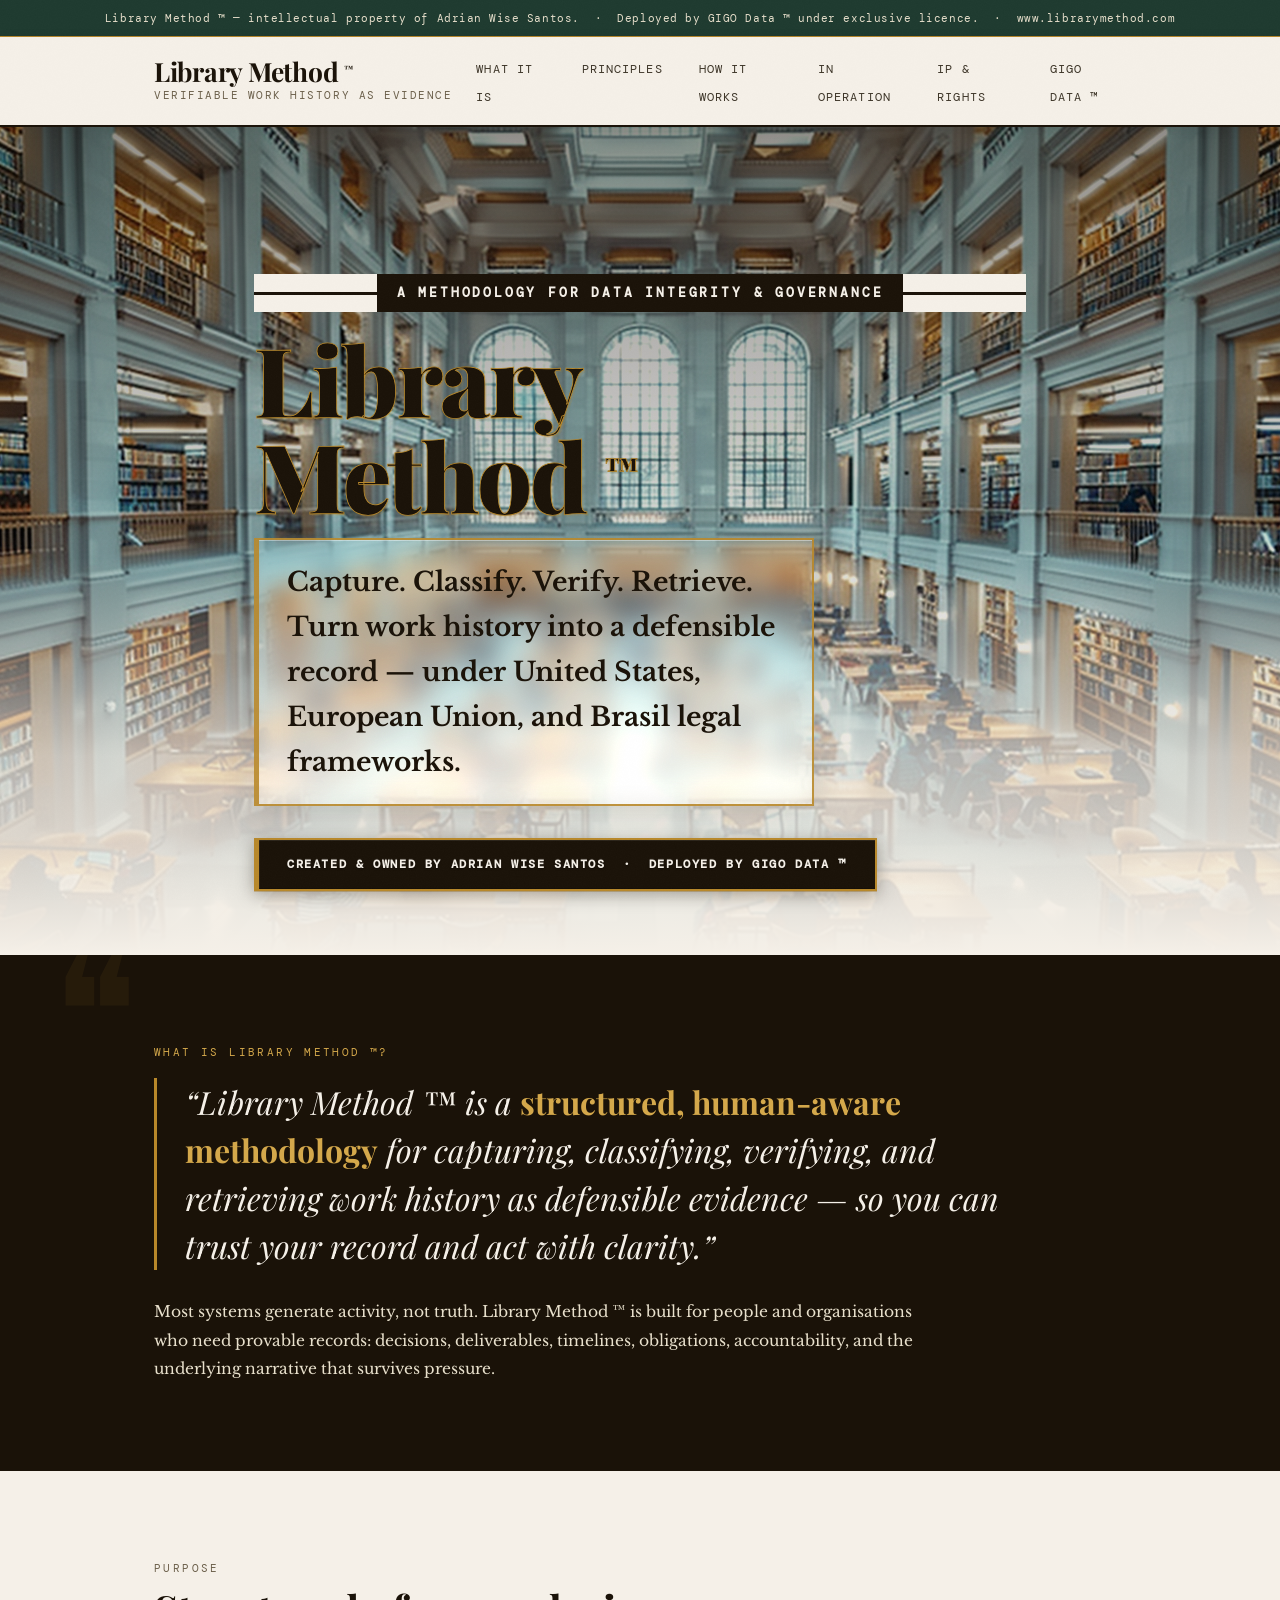
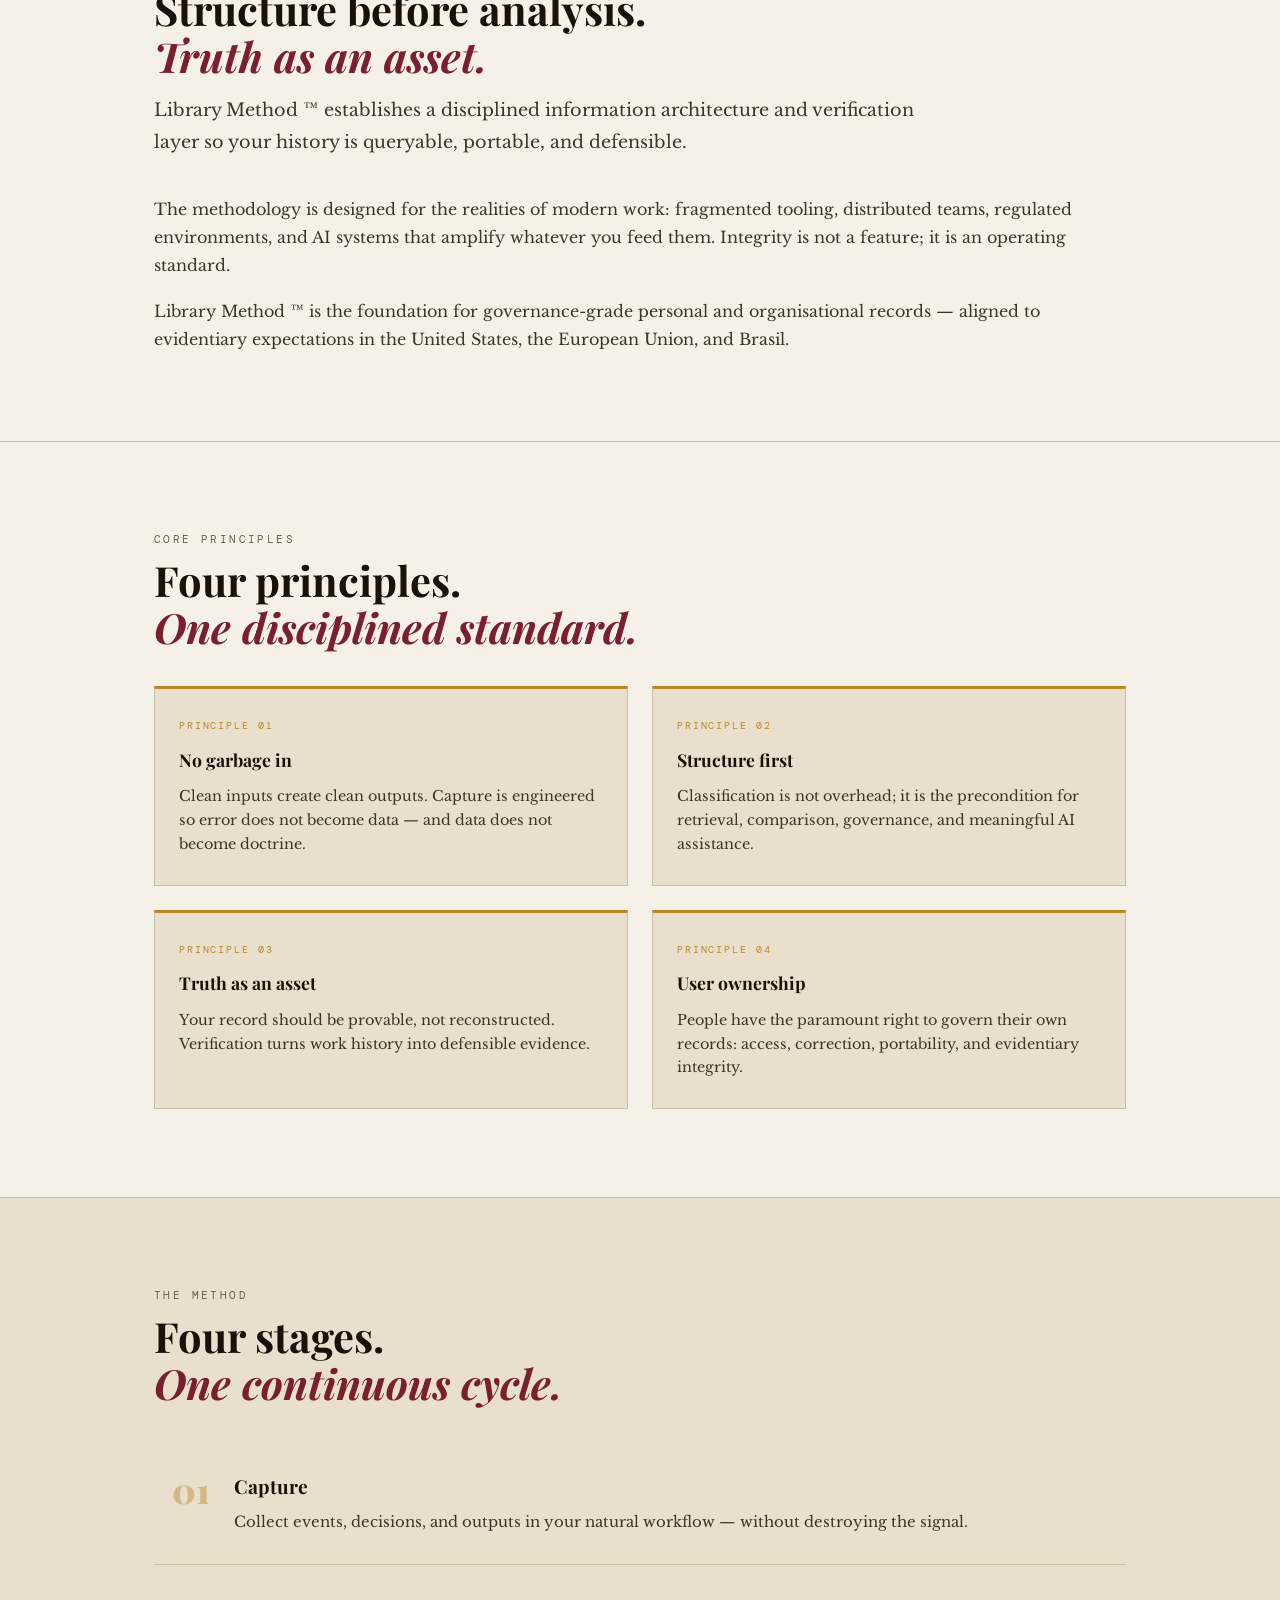
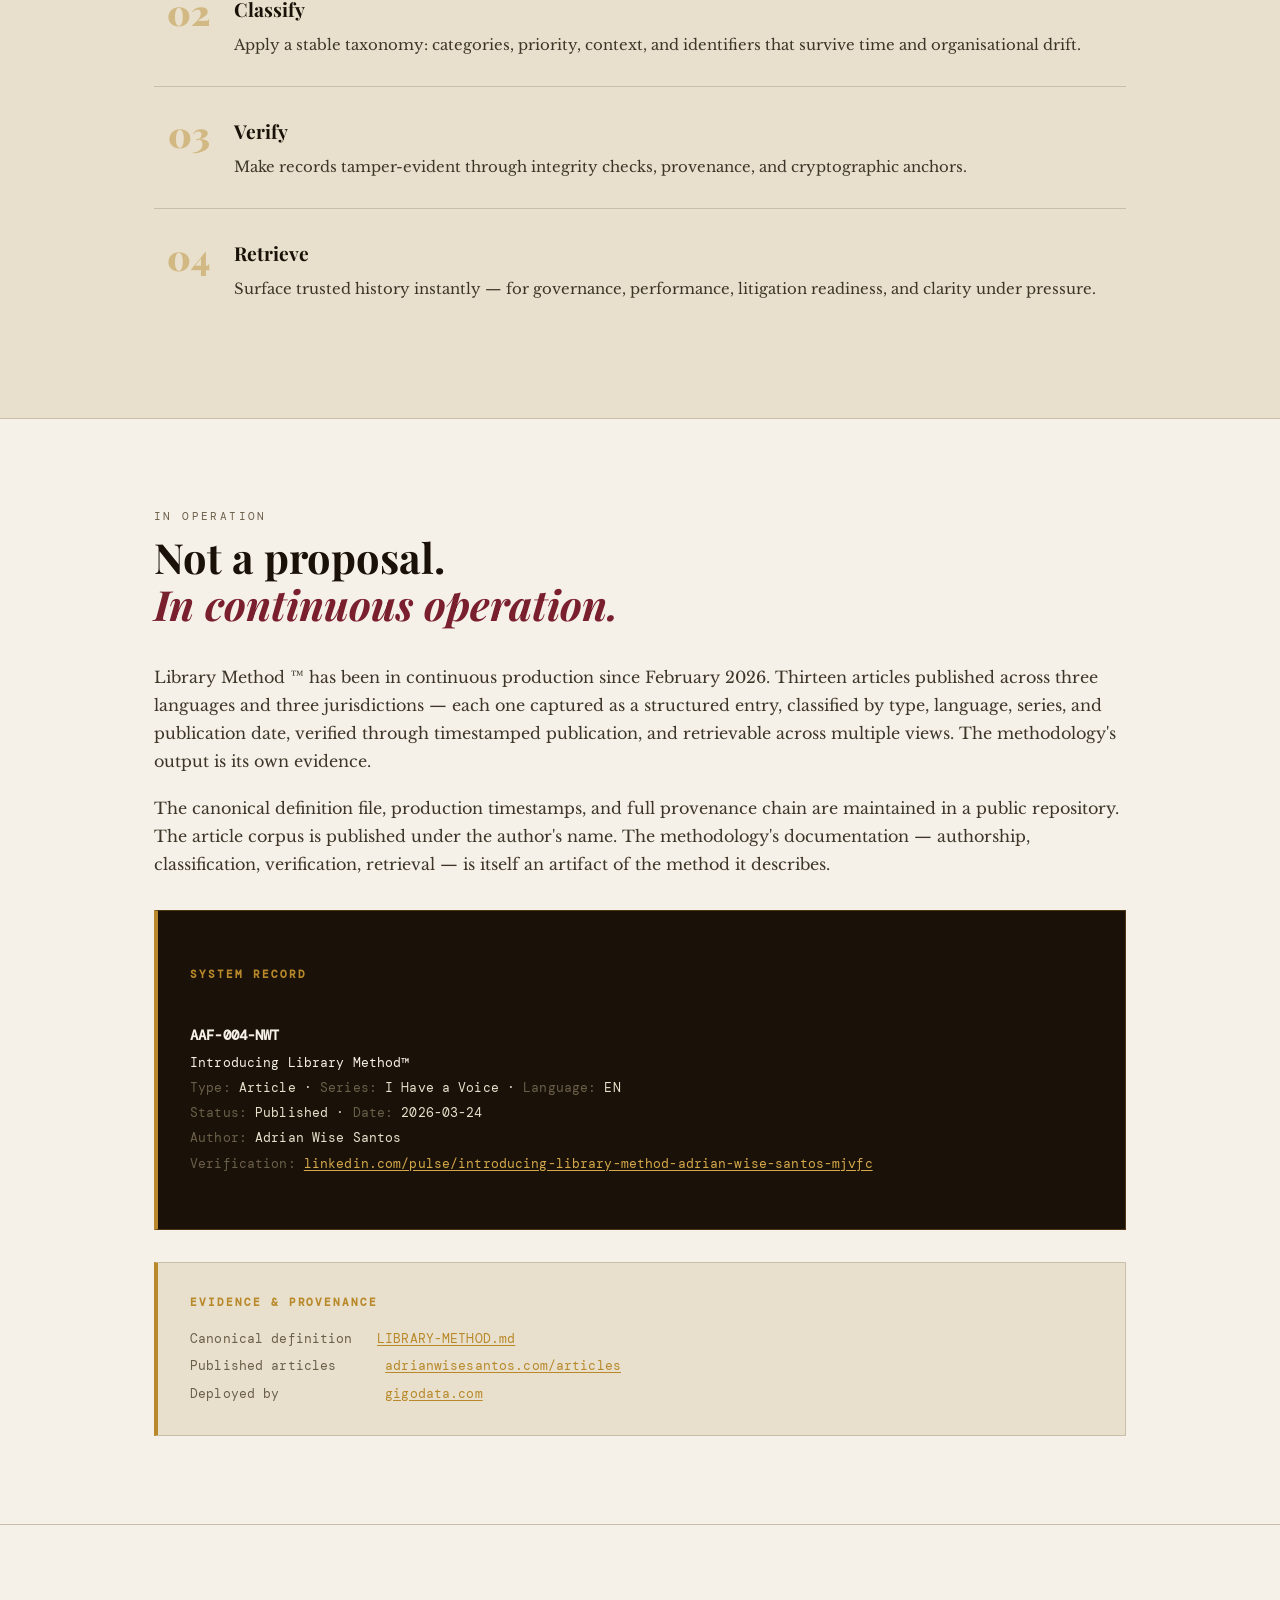
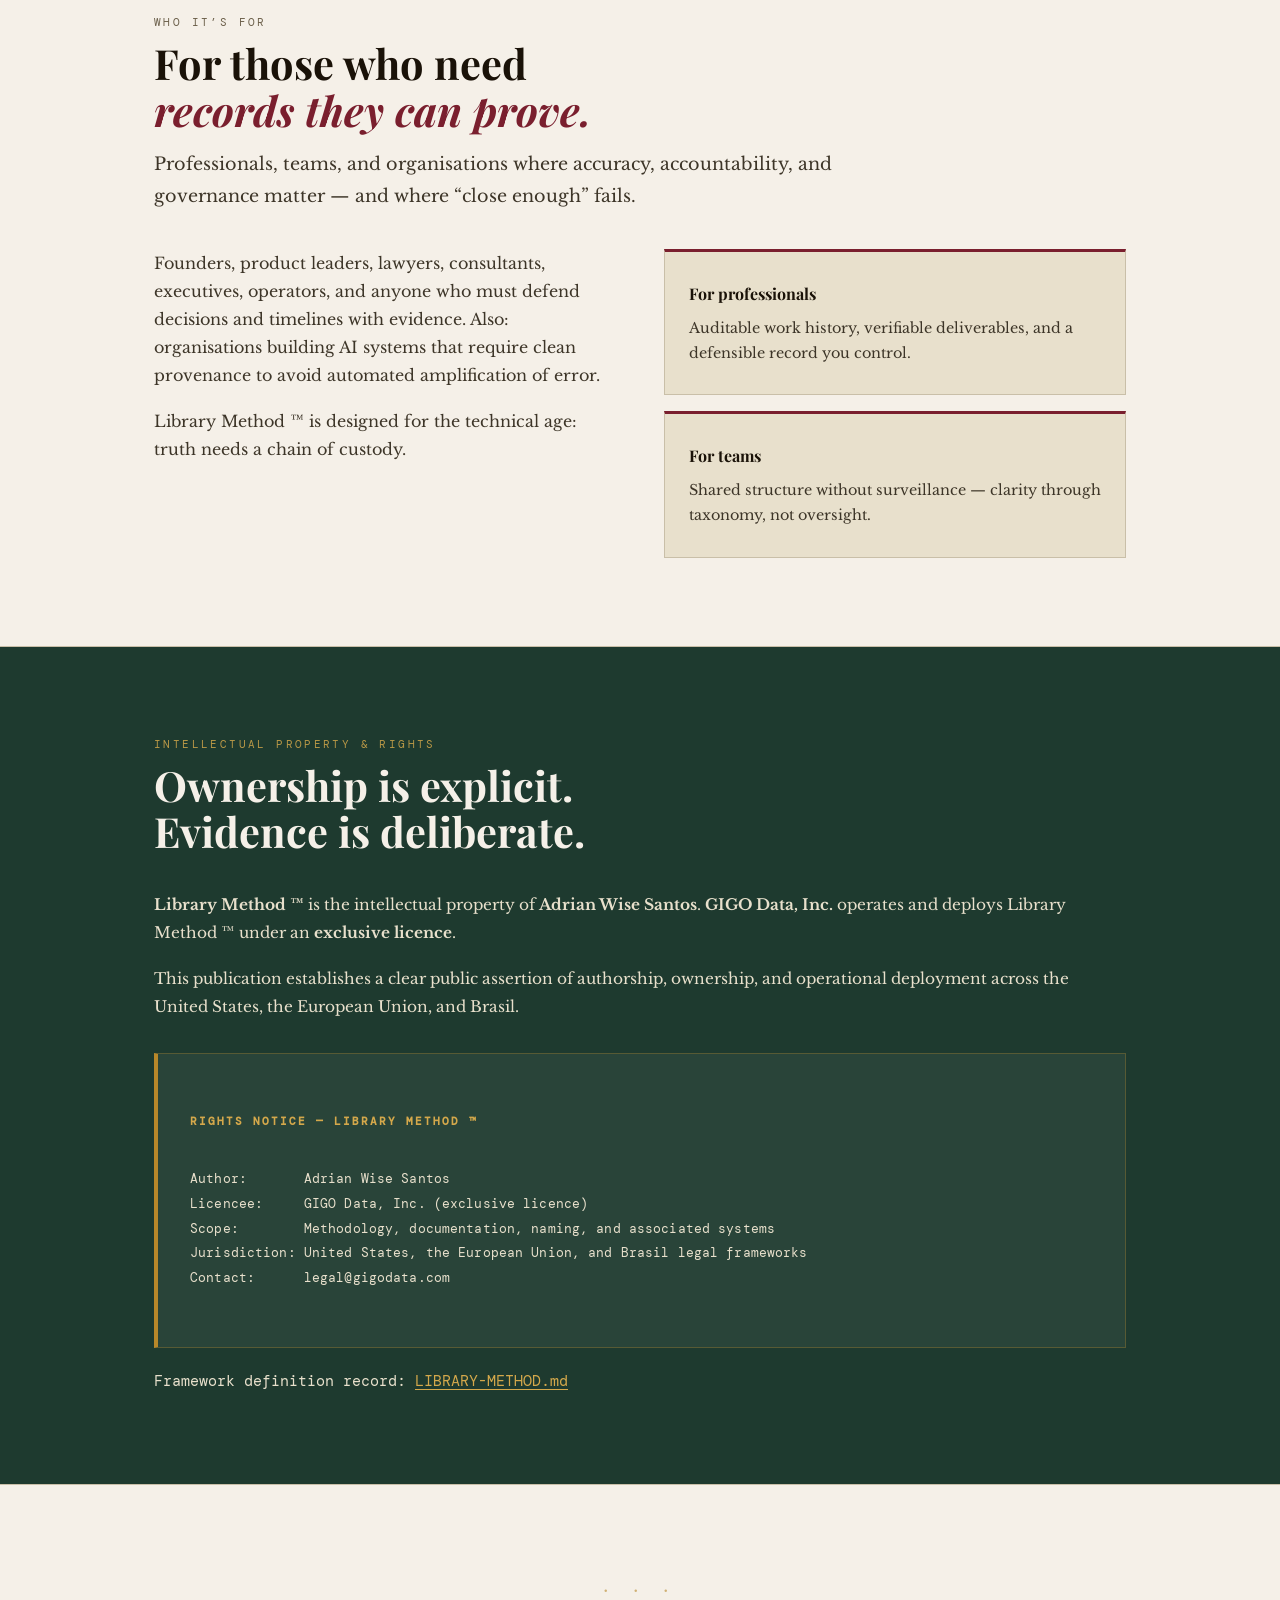
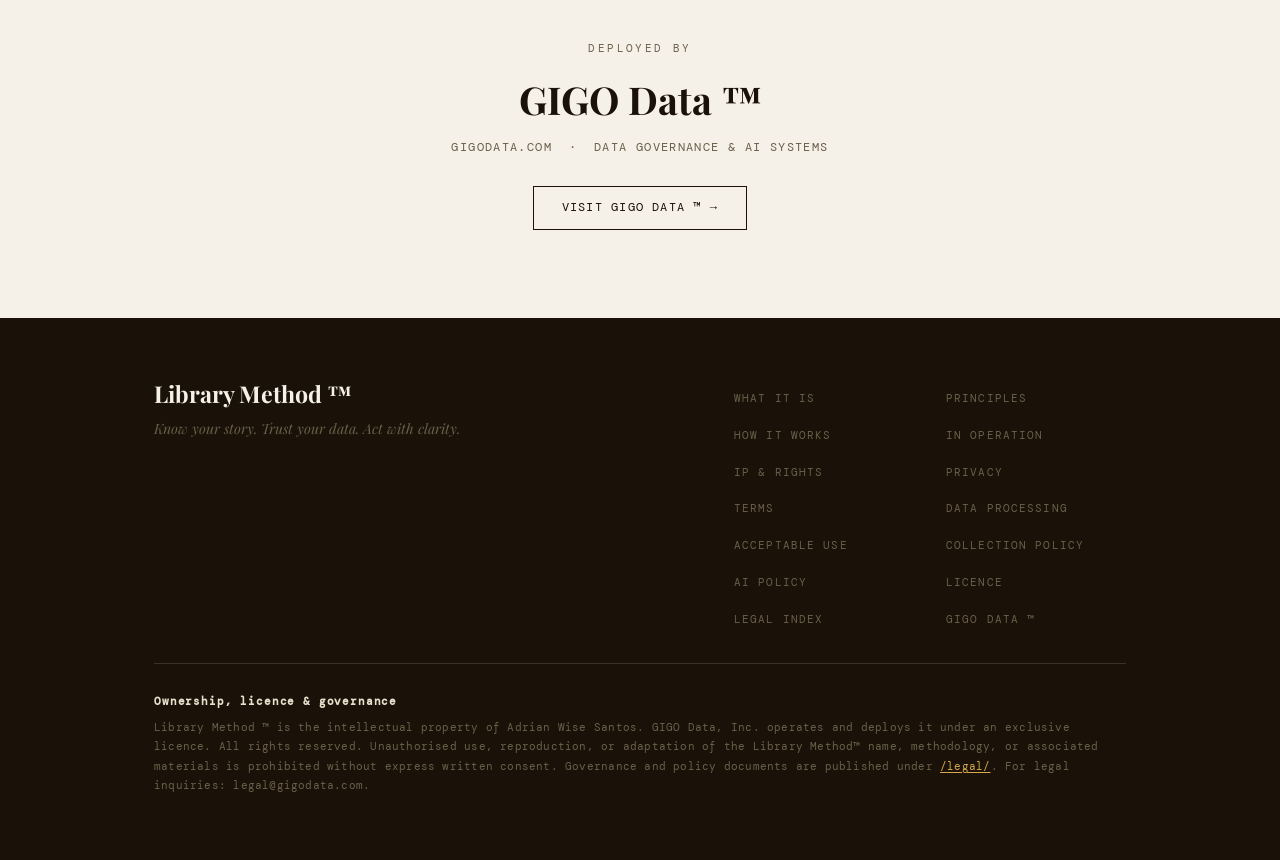
<file: index.html>
<!doctype html>
<!-- ============================================================
     ⚠️  FILE IDENTITY GUARD — DO NOT REMOVE
     FILE:    index.html  (ROOT HOMEPAGE)
     PATH:    /librarymethod.com/index.html
     URL:     https://www.librarymethod.com/
     PURPOSE: Main homepage for Library Method™

     ❌ THIS IS NOT the legal page.
     ❌ THIS IS NOT /legal/index.html.

     If this file contains "Legal &amp; Policies" in the <title>,
     the homepage has been overwritten. Restore from git.
============================================================ -->
<html lang="en">
<head>
  <meta charset="utf-8" />
  <meta http-equiv="x-ua-compatible" content="ie=edge" />
  <meta name="viewport" content="width=device-width, initial-scale=1" />

  <!-- ── GOOGLE SEARCH CONSOLE VERIFICATION ──────────────────── -->
  <meta name="google-site-verification" content="AUsVoHXFWD5waHERKh9OpnSY5OnFu4GHiq2seDkSeP0" />

  <!-- ============================================================
       Library Method™ — www.librarymethod.com
       Canonical posture:
       - IP Owner: Adrian Wise Santos
       - Exclusive licencee / operator: GIGO Data, Inc.
       Updated for governance layer: 2026-04-15
       ============================================================ -->

  <!-- ── PERFORMANCE: DNS prefetch for third-party origins ──── -->
  <link rel="dns-prefetch" href="https://fonts.googleapis.com" />
  <link rel="dns-prefetch" href="https://fonts.gstatic.com" />

  <!-- ── PRIMARY SEO ─────────────────────────────────────────── -->
  <title>Library Method™ | Verifiable Work History &amp; Data Governance — by Adrian Wise Santos</title>

  <meta name="description" content="Library Method™ is a structured, human-aware methodology for capturing, classifying, verifying, and retrieving work history as defensible evidence. Aligned with GDPR, the EU AI Act, and data provenance best practices. Created by Adrian Wise Santos. Deployed by GIGO Data™ (GIGO Data, Inc.) under exclusive licence." />

  <meta name="keywords" content="Library Method™, Library Method, librarymethod.com, GIGO Data™, GIGO Data, GIGODATA, gigodata.com, GIGO Data Inc, GIGO Data Inc., data provenance, data integrity, data governance, AI governance, audit trail, work history, personal data governance, verifiable work history, evidence, record-keeping, verification, methodology, information architecture, GDPR, EU AI Act, EU AI governance, EU data governance, AI Act compliance, data lineage, chain of custody, tamper-evident records, defensible evidence, Adrian Wise Santos" />

  <meta name="robots" content="index,follow,max-image-preview:large,max-snippet:-1,max-video-preview:-1" />

  <!-- ── AUTHORSHIP & OWNERSHIP ──────────────────────────────── -->
  <meta name="author" content="Adrian Wise Santos" />
  <meta name="creator" content="Library Method™ created by Adrian Wise Santos" />
  <meta name="copyright" content="© 2026 Adrian Wise Santos. All rights reserved." />

  <!-- ── CANONICAL ───────────────────────────────────────────── -->
  <link rel="canonical" href="https://www.librarymethod.com/" />

  <!-- ── HREFLANG: English primary + EU English ─────────────── -->
  <link rel="alternate" hreflang="en" href="https://www.librarymethod.com/" />
  <link rel="alternate" hreflang="en-GB" href="https://www.librarymethod.com/" />
  <link rel="alternate" hreflang="x-default" href="https://www.librarymethod.com/" />

  <!-- ── OPEN GRAPH ──────────────────────────────────────────── -->
  <meta property="og:type" content="website" />
  <meta property="og:url" content="https://www.librarymethod.com/" />
  <meta property="og:site_name" content="Library Method™" />
  <meta property="og:locale" content="en_US" />
  <meta property="og:locale:alternate" content="en_GB" />

  <meta property="og:title" content="Library Method™ — Verifiable Work History as Defensible Evidence" />
  <meta property="og:description" content="A structured, human-aware methodology for capturing, classifying, verifying, and retrieving work history as defensible evidence. GDPR-aligned. EU AI Act-aware. Created by Adrian Wise Santos. Deployed by GIGO Data™ (GIGO Data, Inc.) under exclusive licence. gigodata.com · librarymethod.com" />

  <meta property="og:image" content="https://www.librarymethod.com/opengraph/librarymethod_og_1200x630_v1_2026_02_01.png" />
  <meta property="og:image:secure_url" content="https://www.librarymethod.com/opengraph/librarymethod_og_1200x630_v1_2026_02_01.png" />
  <meta property="og:image:width" content="1200" />
  <meta property="og:image:height" content="630" />
  <meta property="og:image:alt" content="Library Method™ — by Adrian Wise Santos, deployed by GIGO Data™ (GIGO Data, Inc.) · librarymethod.com · gigodata.com" />
  <meta property="og:image:type" content="image/png" />

  <!-- ── TWITTER / X CARD ────────────────────────────────────── -->
  <meta name="twitter:card" content="summary_large_image" />
  <meta name="twitter:site" content="@gigodata" />
  <meta name="twitter:creator" content="@gigodata" />
  <meta name="twitter:title" content="Library Method™ — Verifiable Work History as Evidence" />
  <meta name="twitter:description" content="A structured methodology by Adrian Wise Santos, deployed by GIGO Data™ (GIGO Data, Inc.), for capturing, classifying, verifying, and retrieving work history as defensible evidence. GDPR-aligned. EU AI Act-aware. librarymethod.com" />
  <meta name="twitter:image" content="https://www.librarymethod.com/opengraph/librarymethod_og_1200x630_v1_2026_02_01.png" />
  <meta name="twitter:image:alt" content="Library Method™ — by Adrian Wise Santos, deployed by GIGO Data™ · librarymethod.com · gigodata.com" />

  <!-- ── FAVICONS ────────────────────────────────────────────── -->
  <link rel="icon" href="/favicon.ico" />
  <link rel="apple-touch-icon" href="/favicon.ico" />

  <!-- ── FONTS ───────────────────────────────────────────────── -->
  <link rel="preconnect" href="https://fonts.googleapis.com" />
  <link rel="preconnect" href="https://fonts.gstatic.com" crossorigin />
  <link href="https://fonts.googleapis.com/css2?family=Playfair+Display:ital,wght@0,400;0,600;0,700;0,900;1,400;1,700&family=Libre+Baskerville:ital,wght@0,400;0,700;1,400&family=DM+Mono:ital,wght@0,300;0,400;1,300&display=swap" rel="stylesheet" />

  <!-- ── JSON-LD STRUCTURED DATA ─────────────────────────────── -->
  <script type="application/ld+json">
  {
    "@context": "https://schema.org",
    "@graph": [
      {
        "@type": "WebSite",
        "@id": "https://www.librarymethod.com/#website",
        "url": "https://www.librarymethod.com/",
        "name": "Library Method\u2122",
        "alternateName": ["Library Method", "librarymethod.com"],
        "description": "Library Method\u2122 is a structured, human-aware methodology for capturing, classifying, verifying, and retrieving work history as defensible evidence. Aligned with GDPR and the EU AI Act.",
        "publisher": { "@id": "https://www.gigodata.com/#organization" },
        "inLanguage": "en-US"
      },
      {
        "@type": "WebPage",
        "@id": "https://www.librarymethod.com/#webpage",
        "url": "https://www.librarymethod.com/",
        "name": "Library Method\u2122 | Verifiable Work History & Data Governance — by Adrian Wise Santos",
        "description": "Library Method\u2122 is a structured, human-aware methodology for capturing, classifying, verifying, and retrieving work history as defensible evidence. Aligned with GDPR, the EU AI Act, and data provenance best practices.",
        "isPartOf": { "@id": "https://www.librarymethod.com/#website" },
        "about": { "@id": "https://www.librarymethod.com/#methodology" },
        "primaryImageOfPage": {
          "@type": "ImageObject",
          "url": "https://www.librarymethod.com/opengraph/librarymethod_og_1200x630_v1_2026_02_01.png"
        },
        "datePublished": "2026-02-01",
        "dateModified": "2026-04-15",
        "inLanguage": "en-US"
      },
      {
        "@type": "Organization",
        "@id": "https://www.gigodata.com/#organization",
        "name": "GIGO Data\u2122",
        "alternateName": ["GIGO Data", "GIGODATA", "GIGO Data, Inc.", "GIGO Data Inc"],
        "legalName": "GIGO Data, Inc.",
        "url": "https://www.gigodata.com/",
        "sameAs": [
          "https://www.gigodata.com/",
          "https://www.librarymethod.com/",
          "https://twitter.com/gigodata",
          "https://github.com/gigodata"
        ],
        "description": "GIGO Data, Inc. is a data governance and AI systems company. It deploys Library Method\u2122 under exclusive licence from Adrian Wise Santos.",
        "foundingDate": "2025-06-24",
        "founder": { "@id": "https://www.librarymethod.com/#adrian" },
        "knowsAbout": [
          "Data Governance",
          "AI Governance",
          "Data Integrity",
          "GDPR Compliance",
          "EU AI Act",
          "Data Provenance",
          "Verifiable Work History"
        ]
      },
      {
        "@type": "Person",
        "@id": "https://www.librarymethod.com/#adrian",
        "name": "Adrian Wise Santos",
        "url": "https://www.adrianwisesantos.com/",
        "sameAs": [
          "https://www.adrianwisesantos.com/",
          "https://www.linkedin.com/in/adriansantos",
          "https://twitter.com/gigodata",
          "https://github.com/gigodata"
        ],
        "jobTitle": "Founder",
        "worksFor": { "@id": "https://www.gigodata.com/#organization" },
        "description": "Creator and owner of the Library Method\u2122 intellectual property. Founder of GIGO Data, Inc. Expert in data governance, AI systems, and verifiable work history."
      },
      {
        "@type": "CreativeWork",
        "@id": "https://www.librarymethod.com/#methodology",
        "name": "Library Method\u2122",
        "alternateName": "Library Method",
        "url": "https://www.librarymethod.com/",
        "creator": { "@id": "https://www.librarymethod.com/#adrian" },
        "publisher": { "@id": "https://www.gigodata.com/#organization" },
        "description": "A structured, human-aware methodology for capturing, classifying, verifying, and retrieving work history as defensible evidence. Designed to support GDPR data subject rights, EU AI Act transparency obligations, and personal data governance.",
        "inLanguage": "en-US",
        "copyrightHolder": { "@id": "https://www.librarymethod.com/#adrian" },
        "copyrightYear": "2026",
        "license": "https://www.librarymethod.com/legal/licence.html",
        "about": [
          { "@type": "Thing", "name": "Data Governance" },
          { "@type": "Thing", "name": "AI Governance" },
          { "@type": "Thing", "name": "Data Provenance" },
          { "@type": "Thing", "name": "GDPR" },
          { "@type": "Thing", "name": "EU AI Act" },
          { "@type": "Thing", "name": "Verifiable Work History" },
          { "@type": "Thing", "name": "Audit Trail" },
          { "@type": "Thing", "name": "Chain of Custody" }
        ],
        "mentions": [
          {
            "@type": "Legislation",
            "name": "General Data Protection Regulation",
            "alternateName": "GDPR",
            "identifier": "EU 2016/679",
            "url": "https://eur-lex.europa.eu/eli/reg/2016/679/oj"
          },
          {
            "@type": "Legislation",
            "name": "EU Artificial Intelligence Act",
            "alternateName": "EU AI Act",
            "identifier": "EU 2024/1689",
            "url": "https://eur-lex.europa.eu/legal-content/EN/TXT/?uri=CELEX:32024R1689"
          }
        ]
      }
    ]
  }
  </script>

  <style>
    *, *::before, *::after { box-sizing: border-box; margin: 0; padding: 0; }

    :root{
      --c-ink:#1a1208;
      --c-parchment:#f5f0e8;
      --c-aged:#e8e0cc;
      --c-gold:#b8882a;
      --c-gold-light:#d4a84b;
      --c-burgundy:#7a1f2e;
      --c-forest:#1e3a2f;
      --c-slate:#3d3528;
      --c-muted:#6b5f4a;
      --c-rule:#c9bfa8;

      --font-display:'Playfair Display','Georgia',serif;
      --font-body:'Libre Baskerville','Georgia',serif;
      --font-mono:'DM Mono','Courier New',monospace;

      --max-width:1100px;
      --gutter:clamp(1.5rem,5vw,4rem);
      --section-gap:clamp(3rem,7vw,5.5rem);
    }

    html{ scroll-behavior:smooth; -webkit-text-size-adjust:100%; }
    body{
      background:var(--c-parchment);
      color:var(--c-ink);
      font-family:var(--font-body);
      font-size:clamp(1rem,1.2vw,1.125rem);
      line-height:1.75;
      overflow-x:hidden;
    }

    body::before{
      content:'';
      position:fixed;
      inset:0;
      background-image:url("data:image/svg+xml,%3Csvg xmlns='http://www.w3.org/2000/svg' width='300' height='300'%3E%3Cfilter id='n'%3E%3CfeTurbulence type='fractalNoise' baseFrequency='0.85' numOctaves='4' stitchTiles='stitch'/%3E%3CfeColorMatrix type='saturate' values='0'/%3E%3C/filter%3E%3Crect width='300' height='300' filter='url(%23n)' opacity='0.04'/%3E%3C/svg%3E");
      pointer-events:none;
      z-index:9999;
      opacity:0.55;
    }

    a{ color:inherit; text-decoration:none; }
    img{ display:block; max-width:100%; }

    .u-container{ max-width:var(--max-width); margin-inline:auto; padding-inline:var(--gutter); }
    .u-mono{ font-family:var(--font-mono); }
    .u-label{
      font-family:var(--font-mono);
      font-size:0.68rem;
      letter-spacing:0.22em;
      text-transform:uppercase;
      color:var(--c-muted);
    }
    .u-sr-only{ position:absolute; width:1px; height:1px; overflow:hidden; clip:rect(0,0,0,0); white-space:nowrap; }

    .legal-banner{
      background:var(--c-forest);
      color:var(--c-aged);
      font-family:var(--font-mono);
      font-size:0.67rem;
      letter-spacing:0.05em;
      text-align:center;
      padding:0.55rem var(--gutter);
      border-bottom:1px solid var(--c-gold);
    }

    .masthead{
      position:sticky; top:0; z-index:200;
      background:var(--c-parchment);
      border-bottom:2px solid var(--c-ink);
      box-shadow:0 2px 12px rgba(26,18,8,0.07);
    }
    .masthead__inner{
      display:flex; align-items:center; justify-content:space-between;
      gap:1.5rem; padding-block:1rem;
    }
    .masthead__brand{ display:flex; flex-direction:column; gap:0.1rem; }
    .masthead__wordmark{
      font-family:var(--font-display);
      font-weight:700;
      font-size:clamp(1.2rem,2.5vw,1.65rem);
      letter-spacing:-0.01em;
      line-height:1;
    }
    .masthead__sub{
      font-family:var(--font-mono);
      font-size:clamp(0.55rem,0.85vw,0.72rem);
      letter-spacing:0.14em;
      text-transform:uppercase;
      color:var(--c-muted);
      white-space:nowrap;
    }
    .masthead__wordmark sup,
    .hero__headline sup{
      font-size:0.33em;
      vertical-align:super;
      letter-spacing:0;
    }
    .masthead__nav{ display:flex; gap:2.25rem; list-style:none; }
    .masthead__nav a{
      font-family:var(--font-mono);
      font-size:0.76rem;
      letter-spacing:0.09em;
      text-transform:uppercase;
      color:var(--c-slate);
      transition:color 0.2s ease;
    }
    .masthead__nav a:hover,
    .masthead__nav a:focus-visible{ color:var(--c-gold); outline:none; }

    .hero{ position:relative; min-height:92vh; overflow:hidden; }
    .hero__bg{
      position:absolute; inset:0;
      background-image:url('assets/images/librarymethod_hero_v1_2026_02_01.jpg');
      background-size:cover;
      background-position:center 28%;
      background-repeat:no-repeat;
      filter:sepia(0.18) contrast(1.06) brightness(0.86);
      transform:scale(1.02);
      transition:transform 8s ease;
    }
    .hero:hover .hero__bg{ transform:scale(1.0); }

    .hero__overlay{
      position:absolute; inset:0;
      background:linear-gradient(
        to bottom,
        rgba(26,18,8,0.38) 0%,
        rgba(26,18,8,0.18) 28%,
        rgba(245,240,232,0.00) 52%,
        rgba(245,240,232,0.72) 76%,
        rgba(245,240,232,1) 100%
      );
    }

    .hero__content{ position:absolute; bottom:0; left:0; right:0; padding-bottom:clamp(2.5rem,6vw,4rem); }
    .hero__content .u-container{ max-width:900px; }
    .hero__eyebrow{
      font-family:var(--font-mono);
      font-size:clamp(0.75rem,1.1vw,0.9rem);
      font-weight:700;
      letter-spacing:0.22em;
      text-transform:uppercase;
      color:#1a1208;
      margin-bottom:1.1rem;
      display:inline-flex;
      align-items:center;
      gap:0;
      background:#f5f0e8;
      padding:0;
      width:100%;
    }
    .hero__eyebrow::before,
    .hero__eyebrow::after{
      content:'';
      display:block;
      height:3px;
      background:#1a1208;
      flex:1;
    }
    .hero__eyebrow span{
      padding:0.5rem 1.2rem;
      background:#1a1208;
      color:#f5f0e8;
      letter-spacing:0.22em;
      font-size:clamp(0.7rem,1vw,0.85rem);
      white-space:nowrap;
    }

    .hero__headline{
      font-family:var(--font-display);
      font-weight:900;
      font-size:clamp(2.8rem,7.5vw,6.5rem);
      line-height:1.0;
      letter-spacing:-0.025em;
      margin-bottom:1rem;
      color:#1a1208;
      -webkit-text-stroke:0.83px #b8882a;
      text-stroke:0.83px #b8882a;
      text-shadow:2px 2px 0 rgba(184,136,42,0.15);
    }
    .hero__headline em{
      font-style:normal;
      font-family:var(--font-display);
      font-weight:900;
      color:#1a1208;
      -webkit-text-stroke:0.83px #b8882a;
      text-stroke:0.83px #b8882a;
    }

    .hero__tagline{
      font-family:var(--font-body);
      font-style:normal;
      font-weight:900;
      font-size:clamp(1.2rem,2.4vw,1.65rem);
      color:#1a1208;
      text-shadow:none;
      margin-bottom:2rem;
      max-width:560px;
      width:fit-content;
      display:inline-block;
      background:rgba(255,255,255,0.12);
      padding:1.25rem 1.75rem;
      line-height:1.7;
      backdrop-filter:blur(12px) saturate(1.4) brightness(1.15);
      -webkit-backdrop-filter:blur(12px) saturate(1.4) brightness(1.15);
      border:2px solid rgba(184,136,42,0.9);
      border-left:5px solid rgba(184,136,42,0.9);
      box-shadow:
        inset 0 1px 0 rgba(255,255,255,0.4),
        inset 0 -1px 0 rgba(255,255,255,0.1),
        0 8px 32px rgba(26,18,8,0.12);
    }
    .hero__badge{
      display:inline-block;
      white-space:nowrap;
      overflow:visible;
      background:var(--c-ink);
      color:var(--c-parchment);
      font-family:var(--font-mono);
      font-size:0.72rem;
      font-weight:700;
      letter-spacing:0.14em;
      text-transform:uppercase;
      padding:0.9rem 1.75rem;
      border:2px solid #b8882a;
      border-left:5px solid #b8882a;
      box-shadow:
        inset 0 1px 0 rgba(255,255,255,0.08),
        inset 0 -1px 0 rgba(0,0,0,0.25),
        inset 1px 0 0 rgba(255,255,255,0.05),
        0 4px 16px rgba(26,18,8,0.35),
        0 1px 0 rgba(184,136,42,0.4);
      text-shadow:0 1px 2px rgba(0,0,0,0.4), 0 -1px 0 rgba(255,255,255,0.08);
    }

    .section{ padding-block:var(--section-gap); }
    .section + .section{ border-top:1px solid var(--c-rule); }
    .section__header{ margin-bottom:2.25rem; }
    .section__title{
      font-family:var(--font-display);
      font-weight:700;
      font-size:clamp(1.6rem,3.5vw,2.6rem);
      line-height:1.12;
      margin-top:0.5rem;
    }
    .section__title em{ font-style:italic; color:var(--c-burgundy); }
    .section__lead{
      font-size:1.1rem;
      line-height:1.8;
      color:var(--c-slate);
      max-width:760px;
      margin-top:1rem;
    }
    p{ margin-bottom:1.15rem; color:var(--c-slate); }
    p:last-child{ margin-bottom:0; }

    .definition{
      background:var(--c-ink);
      color:var(--c-parchment);
      padding-block:var(--section-gap);
      position:relative;
      overflow:hidden;
    }
    .definition::before{
      content:'❝';
      position:absolute;
      top:-2rem;
      left:calc(var(--gutter) - 0.75rem);
      font-family:var(--font-display);
      font-size:10rem;
      color:var(--c-gold);
      opacity:0.08;
      line-height:1;
      pointer-events:none;
      user-select:none;
    }
    .definition__quote{
      font-family:var(--font-display);
      font-style:italic;
      font-size:clamp(1.25rem,2.8vw,2rem);
      line-height:1.5;
      color:var(--c-parchment);
      border-left:3px solid var(--c-gold);
      padding-left:1.75rem;
      margin-bottom:1.75rem;
      max-width:860px;
    }
    .definition__quote strong{ font-style:normal; color:var(--c-gold-light); }
    .definition p{ color:var(--c-aged); max-width:760px; font-size:0.97rem; line-height:1.82; }

    .principles{
      display:grid;
      grid-template-columns:1fr;
      gap:1.5rem;
      margin-top:2rem;
    }
    @media (min-width:820px){
      .principles{
        grid-template-columns:1fr 1fr;
      }
    }

    .principle{
      background:var(--c-aged);
      border:1px solid var(--c-rule);
      border-top:3px solid var(--c-gold);
      padding:1.75rem 1.5rem;
    }
    .principle__number{
      font-family:var(--font-mono);
      font-size:0.65rem;
      letter-spacing:0.18em;
      color:var(--c-gold);
      text-transform:uppercase;
      margin-bottom:0.6rem;
    }
    .principle__title{
      font-family:var(--font-display);
      font-weight:700;
      font-size:1.1rem;
      color:var(--c-ink);
      margin-bottom:0.6rem;
    }
    .principle__body{ font-size:0.9rem; line-height:1.65; margin-bottom:0; }

    .steps-section{ background:var(--c-aged); }
    .steps{ margin-top:2rem; }
    .step{
      display:grid;
      grid-template-columns:3.5rem 1fr;
      gap:1.5rem;
      align-items:start;
      padding-block:1.75rem;
      border-bottom:1px solid var(--c-rule);
    }
    .step:last-child{ border-bottom:none; }
    .step__num{
      font-family:var(--font-display);
      font-weight:900;
      font-size:2.2rem;
      color:var(--c-gold);
      opacity:0.45;
      line-height:1;
      text-align:right;
      padding-top:0.1rem;
    }
    .step__title{
      font-family:var(--font-display);
      font-weight:700;
      font-size:1.2rem;
      color:var(--c-ink);
      margin-bottom:0.35rem;
    }
    .step__body{ font-size:0.93rem; margin-bottom:0; }

    .for-grid{
      display:grid;
      grid-template-columns:1fr 1fr;
      gap:3rem;
      align-items:start;
      margin-top:2rem;
    }
    .for-card{
      background:var(--c-aged);
      border:1px solid var(--c-rule);
      border-top:3px solid var(--c-burgundy);
      padding:1.75rem 1.5rem;
      margin-bottom:1rem;
    }
    .for-card:last-child{ margin-bottom:0; }
    .for-card__title{
      font-family:var(--font-display);
      font-weight:700;
      font-size:1rem;
      color:var(--c-ink);
      margin-bottom:0.5rem;
    }
    .for-card__body{ font-size:0.9rem; margin-bottom:0; }

    .ip-section{ background:var(--c-forest); color:var(--c-aged); }
    .ip-section .u-label{ color:var(--c-gold-light); opacity:0.85; }
    .ip-section .section__title{ color:var(--c-parchment); }
    .ip-section p{ color:var(--c-aged); font-size:0.96rem; line-height:1.82; }

    .ip-box{
      background:rgba(245,240,232,0.05);
      border:1px solid rgba(184,136,42,0.32);
      border-left:4px solid var(--c-gold);
      padding:2rem;
      margin-top:2rem;
      font-family:var(--font-mono);
      font-size:0.79rem;
      line-height:1.95;
      color:var(--c-aged);
      letter-spacing:0.01em;
      white-space:pre-wrap;
      word-break:break-word;
    }
    .ip-box strong{
      color:var(--c-gold-light);
      display:block;
      margin-bottom:0.65rem;
      font-size:0.7rem;
      letter-spacing:0.18em;
      text-transform:uppercase;
    }
    .ip-box a,
    .ip-definition-link a,
    .footer__legal a{
      color:var(--c-gold-light);
      text-decoration:underline;
      text-underline-offset:0.18em;
    }
    .ip-box a:hover,
    .ip-definition-link a:hover,
    .footer__legal a:hover{
      color:var(--c-parchment);
    }
    .ip-definition-link{
      margin-top:1.25rem;
      font-family:var(--font-mono);
      font-size:0.78rem;
      color:var(--c-aged);
    }

    .attribution{ text-align:center; padding-block:var(--section-gap); }
    .attribution__ornament{
      font-size:1.2rem;
      letter-spacing:0.6rem;
      color:var(--c-gold);
      opacity:0.6;
      margin-bottom:2rem;
    }
    .attribution__company{
      font-family:var(--font-display);
      font-weight:700;
      font-size:clamp(1.6rem,3vw,2.4rem);
      color:var(--c-ink);
    }
    .attribution__domain{
      font-family:var(--font-mono);
      font-size:0.72rem;
      letter-spacing:0.12em;
      text-transform:uppercase;
      color:var(--c-muted);
      margin-top:0.3rem;
      margin-bottom:1.75rem;
    }
    .btn-outline{
      display:inline-block;
      font-family:var(--font-mono);
      font-size:0.76rem;
      letter-spacing:0.1em;
      text-transform:uppercase;
      color:var(--c-ink);
      border:1.5px solid var(--c-ink);
      padding:0.65rem 1.75rem;
      transition:background 0.22s ease, color 0.22s ease;
    }
    .btn-outline:hover, .btn-outline:focus-visible{ background:var(--c-ink); color:var(--c-parchment); outline:none; }

    .footer{
      background:var(--c-ink);
      color:var(--c-aged);
      padding-block:clamp(2.5rem,5vw,4rem);
    }
    .footer__top{
      display:flex;
      align-items:flex-start;
      justify-content:space-between;
      flex-wrap:wrap;
      gap:2rem;
      padding-bottom:2rem;
      border-bottom:1px solid rgba(201,191,168,0.18);
      margin-bottom:1.75rem;
    }
    .footer__wordmark{
      font-family:var(--font-display);
      font-weight:700;
      font-size:1.45rem;
      color:var(--c-parchment);
      line-height:1;
    }
    .footer__tagline{
      font-family:var(--font-display);
      font-style:italic;
      font-size:0.88rem;
      color:var(--c-muted);
      margin-top:0.35rem;
    }
    .footer__nav{
      list-style:none;
      display:grid;
      grid-template-columns:repeat(2, minmax(180px, 1fr));
      gap:0.55rem 2rem;
    }
    .footer__nav a{
      font-family:var(--font-mono);
      font-size:0.7rem;
      letter-spacing:0.1em;
      text-transform:uppercase;
      color:var(--c-muted);
      transition:color 0.2s;
    }
    .footer__nav a:hover{ color:var(--c-gold-light); }

    .footer__legal{
      font-family:var(--font-mono);
      font-size:0.66rem;
      line-height:1.85;
      color:var(--c-muted);
      letter-spacing:0.02em;
    }
    .footer__legal strong{
      color:var(--c-aged);
      display:block;
      margin-bottom:0.4rem;
      letter-spacing:0.08em;
    }

    @keyframes fadeUp{
      from{ opacity:0; transform:translateY(20px); }
      to{ opacity:1; transform:translateY(0); }
    }
    .hero__eyebrow{ animation:fadeUp 0.65s ease both; animation-delay:0.1s; }
    .hero__headline{ animation:fadeUp 0.75s ease both; animation-delay:0.25s; }
    .hero__tagline{ animation:fadeUp 0.75s ease both; animation-delay:0.42s; }
    .hero__badge{ animation:fadeUp 0.75s ease both; animation-delay:0.58s; }

    .nav-toggle{
      display:none;
      background:none;
      border:none;
      cursor:pointer;
      padding:0.4rem;
      color:var(--c-ink);
      flex-direction:column;
      justify-content:center;
      align-items:center;
      gap:5px;
      width:40px;
      height:40px;
      border-radius:2px;
      transition:background 0.2s;
      flex-shrink:0;
    }
    .nav-toggle:hover{ background:rgba(26,18,8,0.07); }
    .nav-toggle:focus-visible{ outline:2px solid var(--c-gold); outline-offset:2px; }
    .nav-toggle__bar{
      display:block;
      width:22px;
      height:2px;
      background:var(--c-ink);
      border-radius:1px;
      transition:transform 0.28s ease, opacity 0.2s ease;
      transform-origin:center;
    }
    .nav-toggle[aria-expanded="true"] .nav-toggle__bar:nth-child(1){
      transform:translateY(7px) rotate(45deg);
    }
    .nav-toggle[aria-expanded="true"] .nav-toggle__bar:nth-child(2){
      opacity:0;
      transform:scaleX(0);
    }
    .nav-toggle[aria-expanded="true"] .nav-toggle__bar:nth-child(3){
      transform:translateY(-7px) rotate(-45deg);
    }

    .mobile-nav{
      display:none;
      position:fixed;
      top:0; left:0; right:0;
      background:var(--c-parchment);
      border-bottom:2px solid var(--c-ink);
      box-shadow:0 8px 32px rgba(26,18,8,0.14);
      z-index:199;
      padding-top:0;
      overflow:hidden;
      max-height:0;
      transition:max-height 0.35s cubic-bezier(0.4,0,0.2,1);
    }
    .mobile-nav.is-open{
      max-height:420px;
    }
    .mobile-nav__inner{
      padding:1.25rem var(--gutter) 1.75rem;
      border-top:1px solid var(--c-rule);
    }
    .mobile-nav__list{
      list-style:none;
      display:flex;
      flex-direction:column;
      gap:0;
    }
    .mobile-nav__list li{
      border-bottom:1px solid var(--c-rule);
    }
    .mobile-nav__list li:last-child{
      border-bottom:none;
    }
    .mobile-nav__list a{
      display:block;
      font-family:var(--font-mono);
      font-size:0.82rem;
      letter-spacing:0.12em;
      text-transform:uppercase;
      color:var(--c-slate);
      padding:0.9rem 0;
      transition:color 0.2s, padding-left 0.2s;
    }
    .mobile-nav__list a:hover,
    .mobile-nav__list a:focus-visible{
      color:var(--c-gold);
      padding-left:0.5rem;
      outline:none;
    }
    .mobile-nav__list li:last-child a{
      color:var(--c-gold);
      font-weight:500;
    }

    @media (max-width:768px){
      .masthead__nav{ display:none; }
      .nav-toggle{ display:flex; }
      .mobile-nav{ display:block; }
      .for-grid{ grid-template-columns:1fr; gap:0; }
      .footer__nav{ grid-template-columns:1fr; }
    }
    @media (max-width:500px){
      .hero__headline{ font-size:clamp(2.4rem,11vw,3.5rem); }
      .ip-box{ font-size:0.72rem; padding:1.25rem; }
    }
  </style>
</head>

<body>

  <div class="legal-banner" role="doc-note" aria-label="Legal notice">
    Library Method&nbsp;™ — intellectual property of Adrian Wise Santos. &nbsp;·&nbsp;
    Deployed by GIGO Data&nbsp;™ under exclusive licence. &nbsp;·&nbsp; www.librarymethod.com
  </div>

  <header class="masthead" role="banner">
    <div class="masthead__inner u-container">

      <a href="https://www.librarymethod.com/" class="masthead__brand" aria-label="Library Method home">
        <div class="masthead__wordmark">Library Method&nbsp;<sup>™</sup></div>
        <div class="masthead__sub">Verifiable Work History as Evidence</div>
      </a>

      <nav aria-label="Primary navigation">
        <ul class="masthead__nav" role="list">
          <li><a href="#what-it-is">What it is</a></li>
          <li><a href="#principles">Principles</a></li>
          <li><a href="#how-it-works">How it works</a></li>
          <li><a href="#in-operation">In operation</a></li>
          <li><a href="#ip-rights">IP &amp; rights</a></li>
          <li><a href="https://www.gigodata.com" target="_blank" rel="noopener noreferrer">GIGO Data&nbsp;™</a></li>
        </ul>

        <button
          class="nav-toggle"
          id="nav-toggle"
          aria-expanded="false"
          aria-controls="mobile-nav"
          aria-label="Open navigation menu"
        >
          <span class="nav-toggle__bar"></span>
          <span class="nav-toggle__bar"></span>
          <span class="nav-toggle__bar"></span>
        </button>
      </nav>

    </div>
  </header>

  <nav class="mobile-nav" id="mobile-nav" aria-label="Mobile navigation" aria-hidden="true">
    <div class="mobile-nav__inner">
      <ul class="mobile-nav__list" role="list">
        <li><a href="#what-it-is">What it is</a></li>
        <li><a href="#principles">Principles</a></li>
        <li><a href="#how-it-works">How it works</a></li>
        <li><a href="#in-operation">In operation</a></li>
        <li><a href="#ip-rights">IP &amp; rights</a></li>
        <li><a href="https://www.gigodata.com" target="_blank" rel="noopener noreferrer">GIGO Data&nbsp;™ ↗</a></li>
      </ul>
    </div>
  </nav>

  <main id="main">

    <section class="hero" aria-label="Hero — Library Method">
      <div class="hero__bg" role="img" aria-label="Library hall — Library Method hero image"></div>
      <div class="hero__overlay" aria-hidden="true"></div>

      <div class="hero__content">
        <div class="u-container">
          <div class="hero__eyebrow"><span>A methodology for data integrity &amp; governance</span></div>

          <h1 class="hero__headline">
            Library<br><em>Method</em>&nbsp;<sup>™</sup>
          </h1>

          <p class="hero__tagline">
            Capture. Classify. Verify. Retrieve. <br />
            Turn work history into a defensible record — under United States, European Union, and Brasil legal frameworks.
          </p>

          <div class="hero__badge">
            CREATED &amp; OWNED BY ADRIAN WISE SANTOS &nbsp;·&nbsp; DEPLOYED BY GIGO DATA&nbsp;™
          </div>
        </div>
      </div>
    </section>

    <section class="definition" id="what-it-is" aria-labelledby="def-title">
      <div class="u-container">
        <div class="u-label" style="color:var(--c-gold-light); margin-bottom:1rem;">
          What is Library Method&nbsp;™?
        </div>

        <blockquote class="definition__quote" id="def-title">
          “Library Method&nbsp;™ is a <strong>structured, human-aware methodology</strong> for capturing, classifying, verifying, and retrieving work history as defensible evidence — so you can trust your record and act with clarity.”
        </blockquote>

        <p>
          Most systems generate activity, not truth. Library Method&nbsp;™ is built for people and organisations who need provable records:
          decisions, deliverables, timelines, obligations, accountability, and the underlying narrative that survives pressure.
        </p>
      </div>
    </section>

    <section class="section" aria-labelledby="origin-title">
      <div class="u-container">
        <div class="section__header">
          <div class="u-label">Purpose</div>
          <h2 class="section__title" id="origin-title">
            Structure before analysis.<br /><em>Truth as an asset.</em>
          </h2>
          <p class="section__lead">
            Library Method&nbsp;™ establishes a disciplined information architecture and verification layer so your history is queryable, portable, and defensible.
          </p>
        </div>

        <p>
          The methodology is designed for the realities of modern work: fragmented tooling, distributed teams, regulated environments, and AI systems that amplify whatever you feed them.
          Integrity is not a feature; it is an operating standard.
        </p>

        <p>
          Library Method&nbsp;™ is the foundation for governance-grade personal and organisational records — aligned to evidentiary expectations in the United States, the European Union, and Brasil.
        </p>
      </div>
    </section>

    <section class="section" id="principles" aria-labelledby="principles-title">
      <div class="u-container">
        <div class="section__header">
          <div class="u-label">Core principles</div>
          <h2 class="section__title" id="principles-title">
            Four principles.<br /><em>One disciplined standard.</em>
          </h2>
        </div>

        <div class="principles" role="list">
          <div class="principle" role="listitem">
            <div class="principle__number">Principle 01</div>
            <h3 class="principle__title">No garbage in</h3>
            <p class="principle__body">
              Clean inputs create clean outputs. Capture is engineered so error does not become data — and data does not become doctrine.
            </p>
          </div>

          <div class="principle" role="listitem">
            <div class="principle__number">Principle 02</div>
            <h3 class="principle__title">Structure first</h3>
            <p class="principle__body">
              Classification is not overhead; it is the precondition for retrieval, comparison, governance, and meaningful AI assistance.
            </p>
          </div>

          <div class="principle" role="listitem">
            <div class="principle__number">Principle 03</div>
            <h3 class="principle__title">Truth as an asset</h3>
            <p class="principle__body">
              Your record should be provable, not reconstructed. Verification turns work history into defensible evidence.
            </p>
          </div>

          <div class="principle" role="listitem">
            <div class="principle__number">Principle 04</div>
            <h3 class="principle__title">User ownership</h3>
            <p class="principle__body">
              People have the paramount right to govern their own records: access, correction, portability, and evidentiary integrity.
            </p>
          </div>
        </div>
      </div>
    </section>

    <section class="section steps-section" id="how-it-works" aria-labelledby="steps-title">
      <div class="u-container">
        <div class="section__header">
          <div class="u-label">The method</div>
          <h2 class="section__title" id="steps-title">
            Four stages.<br /><em>One continuous cycle.</em>
          </h2>
        </div>

        <div class="steps">
          <div class="step">
            <div class="step__num" aria-hidden="true">01</div>
            <div class="step__content">
              <h3 class="step__title">Capture</h3>
              <p class="step__body">Collect events, decisions, and outputs in your natural workflow — without destroying the signal.</p>
            </div>
          </div>

          <div class="step">
            <div class="step__num" aria-hidden="true">02</div>
            <div class="step__content">
              <h3 class="step__title">Classify</h3>
              <p class="step__body">Apply a stable taxonomy: categories, priority, context, and identifiers that survive time and organisational drift.</p>
            </div>
          </div>

          <div class="step">
            <div class="step__num" aria-hidden="true">03</div>
            <div class="step__content">
              <h3 class="step__title">Verify</h3>
              <p class="step__body">Make records tamper-evident through integrity checks, provenance, and cryptographic anchors.</p>
            </div>
          </div>

          <div class="step">
            <div class="step__num" aria-hidden="true">04</div>
            <div class="step__content">
              <h3 class="step__title">Retrieve</h3>
              <p class="step__body">Surface trusted history instantly — for governance, performance, litigation readiness, and clarity under pressure.</p>
            </div>
          </div>
        </div>
      </div>
    </section>

    <section class="section" id="in-operation" aria-labelledby="operation-title">
      <div class="u-container">
        <div class="section__header">
          <div class="u-label">In operation</div>
          <h2 class="section__title" id="operation-title">
            Not a proposal.<br /><em>In continuous operation.</em>
          </h2>
        </div>

        <p>
          Library Method&nbsp;™ has been in continuous production since February 2026. Thirteen articles published across three languages and three jurisdictions — each one captured as a structured entry, classified by type, language, series, and publication date, verified through timestamped publication, and retrievable across multiple views. The methodology's output is its own evidence.
        </p>

        <p>
          The canonical definition file, production timestamps, and full provenance chain are maintained in a public repository. The article corpus is published under the author's name. The methodology's documentation — authorship, classification, verification, retrieval — is itself an artifact of the method it describes.
        </p>

        <div style="background:var(--c-ink); color:var(--c-aged); border:1px solid rgba(184,136,42,0.32); border-left:4px solid var(--c-gold); padding:1.75rem 2rem; margin-top:2rem; font-family:var(--font-mono); font-size:0.79rem; line-height:2.0; letter-spacing:0.01em; white-space:pre-wrap; word-break:break-word;">
<strong style="display:block; font-size:0.68rem; letter-spacing:0.18em; text-transform:uppercase; color:var(--c-gold); margin-bottom:0.65rem;">System record</strong>
<span style="color:var(--c-parchment); font-size:0.88rem; font-weight:700;">AAF-004-NWT</span>
<span style="color:var(--c-parchment);">Introducing Library Method™</span>
<span style="color:var(--c-muted);">Type:</span> Article · <span style="color:var(--c-muted);">Series:</span> I Have a Voice · <span style="color:var(--c-muted);">Language:</span> EN
<span style="color:var(--c-muted);">Status:</span> Published · <span style="color:var(--c-muted);">Date:</span> 2026-03-24
<span style="color:var(--c-muted);">Author:</span> Adrian Wise Santos
<span style="color:var(--c-muted);">Verification:</span> <a href="https://www.linkedin.com/pulse/introducing-library-method-adrian-wise-santos-mjvfc/" target="_blank" rel="noopener noreferrer" style="color:var(--c-gold-light); text-decoration:underline; text-underline-offset:0.18em;">linkedin.com/pulse/introducing-library-method-adrian-wise-santos-mjvfc</a>
        </div>

        <div style="background:var(--c-aged); border:1px solid var(--c-rule); border-left:4px solid var(--c-gold); padding:1.75rem 2rem; margin-top:2rem; font-family:var(--font-mono); font-size:0.82rem; line-height:2.1; letter-spacing:0.01em;">
          <strong style="display:block; font-size:0.68rem; letter-spacing:0.18em; text-transform:uppercase; color:var(--c-gold); margin-bottom:0.65rem;">Evidence &amp; provenance</strong>
          <span style="color:var(--c-muted);">Canonical definition</span>&nbsp;&nbsp;&nbsp;<a href="https://github.com/gigodata/librarymethod.com/blob/main/LIBRARY-METHOD.md" target="_blank" rel="noopener noreferrer" style="color:var(--c-gold); text-decoration:underline; text-underline-offset:0.18em;">LIBRARY-METHOD.md</a><br />
          <span style="color:var(--c-muted);">Published articles</span>&nbsp;&nbsp;&nbsp;&nbsp;&nbsp;&nbsp;<a href="https://www.adrianwisesantos.com/articles" style="color:var(--c-gold); text-decoration:underline; text-underline-offset:0.18em;">adrianwisesantos.com/articles</a><br />
          <span style="color:var(--c-muted);">Deployed by</span>&nbsp;&nbsp;&nbsp;&nbsp;&nbsp;&nbsp;&nbsp;&nbsp;&nbsp;&nbsp;&nbsp;&nbsp;&nbsp;<a href="https://www.gigodata.com" target="_blank" rel="noopener noreferrer" style="color:var(--c-gold); text-decoration:underline; text-underline-offset:0.18em;">gigodata.com</a>
        </div>
      </div>
    </section>

    <section class="section" aria-labelledby="for-title">
      <div class="u-container">
        <div class="section__header">
          <div class="u-label">Who it’s for</div>
          <h2 class="section__title" id="for-title">
            For those who need<br /><em>records they can prove.</em>
          </h2>
          <p class="section__lead">
            Professionals, teams, and organisations where accuracy, accountability, and governance matter — and where “close enough” fails.
          </p>
        </div>

        <div class="for-grid">
          <div>
            <p>
              Founders, product leaders, lawyers, consultants, executives, operators, and anyone who must defend decisions and timelines with evidence.
              Also: organisations building AI systems that require clean provenance to avoid automated amplification of error.
            </p>
            <p>
              Library Method&nbsp;™ is designed for the technical age: truth needs a chain of custody.
            </p>
          </div>

          <div>
            <div class="for-card">
              <h3 class="for-card__title">For professionals</h3>
              <p class="for-card__body">Auditable work history, verifiable deliverables, and a defensible record you control.</p>
            </div>

            <div class="for-card">
              <h3 class="for-card__title">For teams</h3>
              <p class="for-card__body">Shared structure without surveillance — clarity through taxonomy, not oversight.</p>
            </div>
          </div>
        </div>
      </div>
    </section>

    <section class="section ip-section" id="ip-rights" aria-labelledby="ip-title">
      <div class="u-container">
        <div class="section__header">
          <div class="u-label">Intellectual property &amp; rights</div>
          <h2 class="section__title" id="ip-title">
            Ownership is explicit.<br />Evidence is deliberate.
          </h2>
        </div>
        <p>
          <strong>Library Method&nbsp;™</strong> is the intellectual property of <strong>Adrian Wise Santos</strong>.
          <strong>GIGO Data, Inc.</strong> operates and deploys Library Method&nbsp;™ under an <strong>exclusive licence</strong>.
        </p>
        <p>
          This publication establishes a clear public assertion of authorship, ownership, and operational deployment across the United States, the European Union, and Brasil.
        </p>
        <div class="ip-box" role="note" aria-label="Rights notice">
<strong>Rights Notice — Library Method&nbsp;™</strong>
Author:       Adrian Wise Santos
Licencee:     GIGO Data, Inc. (exclusive licence)
Scope:        Methodology, documentation, naming, and associated systems
Jurisdiction: United States, the European Union, and Brasil legal frameworks
Contact:      legal@gigodata.com
        </div>
        <p class="ip-definition-link">
          Framework definition record:
          <a href="https://github.com/gigodata/librarymethod.com/blob/main/LIBRARY-METHOD.md" target="_blank" rel="noopener noreferrer">LIBRARY-METHOD.md</a>
        </p>
      </div>
    </section>

    <section class="attribution section" aria-label="About GIGO Data">
      <div class="u-container">
        <div class="attribution__ornament" aria-hidden="true">· · ·</div>
        <div class="u-label" style="text-align:center; margin-bottom:0.5rem;">Deployed by</div>
        <div class="attribution__company">GIGO Data&nbsp;™</div>
        <div class="attribution__domain">
          gigodata.com &nbsp;·&nbsp; Data Governance &amp; AI Systems
        </div>
        <a href="https://www.gigodata.com" class="btn-outline" target="_blank" rel="noopener noreferrer" aria-label="Visit GIGO Data website">
          Visit GIGO Data&nbsp;™ &rarr;
        </a>
      </div>
    </section>

  </main>

  <footer class="footer" role="contentinfo">
    <div class="u-container">

      <div class="footer__top">
        <div>
          <a href="https://www.librarymethod.com/" class="footer__wordmark" aria-label="Library Method home">Library Method&nbsp;™</a>
          <div class="footer__tagline">Know your story. Trust your data. Act with clarity.</div>
        </div>

        <nav aria-label="Footer navigation">
          <ul class="footer__nav" role="list">
            <li><a href="#what-it-is">What it is</a></li>
            <li><a href="#principles">Principles</a></li>
            <li><a href="#how-it-works">How it works</a></li>
            <li><a href="#in-operation">In operation</a></li>
            <li><a href="#ip-rights">IP &amp; rights</a></li>
            <li><a href="/legal/privacy.html">Privacy</a></li>
            <li><a href="/legal/terms.html">Terms</a></li>
            <li><a href="/legal/data-processing.html">Data Processing</a></li>
            <li><a href="/legal/acceptable-use.html">Acceptable Use</a></li>
            <li><a href="/legal/collection-policy.html">Collection Policy</a></li>
            <li><a href="/legal/ai-policy.html">AI Policy</a></li>
            <li><a href="/legal/licence.html">Licence</a></li>
            <li><a href="/legal/">Legal index</a></li>
            <li><a href="https://www.gigodata.com" target="_blank" rel="noopener noreferrer">GIGO Data&nbsp;™</a></li>
          </ul>
        </nav>
      </div>

      <div class="footer__legal">
        <strong>Ownership, licence &amp; governance</strong>
        Library Method&nbsp;™ is the intellectual property of Adrian Wise Santos. GIGO Data, Inc. operates and deploys it under an exclusive licence.
        All rights reserved. Unauthorised use, reproduction, or adaptation of the Library Method™ name, methodology, or associated materials is prohibited without express written consent.
        Governance and policy documents are published under <a href="/legal/">/legal/</a>. For legal inquiries: legal@gigodata.com.
      </div>

    </div>
  </footer>

  <script>
    (function () {
      'use strict';

      var toggle = document.getElementById('nav-toggle');
      var drawer = document.getElementById('mobile-nav');
      var masthead = document.querySelector('.masthead');

      if (!toggle || !drawer) return;

      function positionDrawer() {
        var mastheadBottom = masthead ? masthead.getBoundingClientRect().bottom : 0;
        drawer.style.top = mastheadBottom + 'px';
      }

      function openNav() {
        positionDrawer();
        toggle.setAttribute('aria-expanded', 'true');
        toggle.setAttribute('aria-label', 'Close navigation menu');
        drawer.classList.add('is-open');
        drawer.setAttribute('aria-hidden', 'false');
      }

      function closeNav() {
        toggle.setAttribute('aria-expanded', 'false');
        toggle.setAttribute('aria-label', 'Open navigation menu');
        drawer.classList.remove('is-open');
        drawer.setAttribute('aria-hidden', 'true');
      }

      toggle.addEventListener('click', function () {
        var isOpen = toggle.getAttribute('aria-expanded') === 'true';
        if (isOpen) {
          closeNav();
        } else {
          openNav();
        }
      });

      drawer.querySelectorAll('a').forEach(function (link) {
        link.addEventListener('click', function () {
          closeNav();
        });
      });

      document.addEventListener('keydown', function (e) {
        if (e.key === 'Escape' && toggle.getAttribute('aria-expanded') === 'true') {
          closeNav();
          toggle.focus();
        }
      });

      window.addEventListener('scroll', function () {
        if (toggle.getAttribute('aria-expanded') === 'true') {
          positionDrawer();
        }
      });
    }());
  </script>
</body>
</html>
</file>
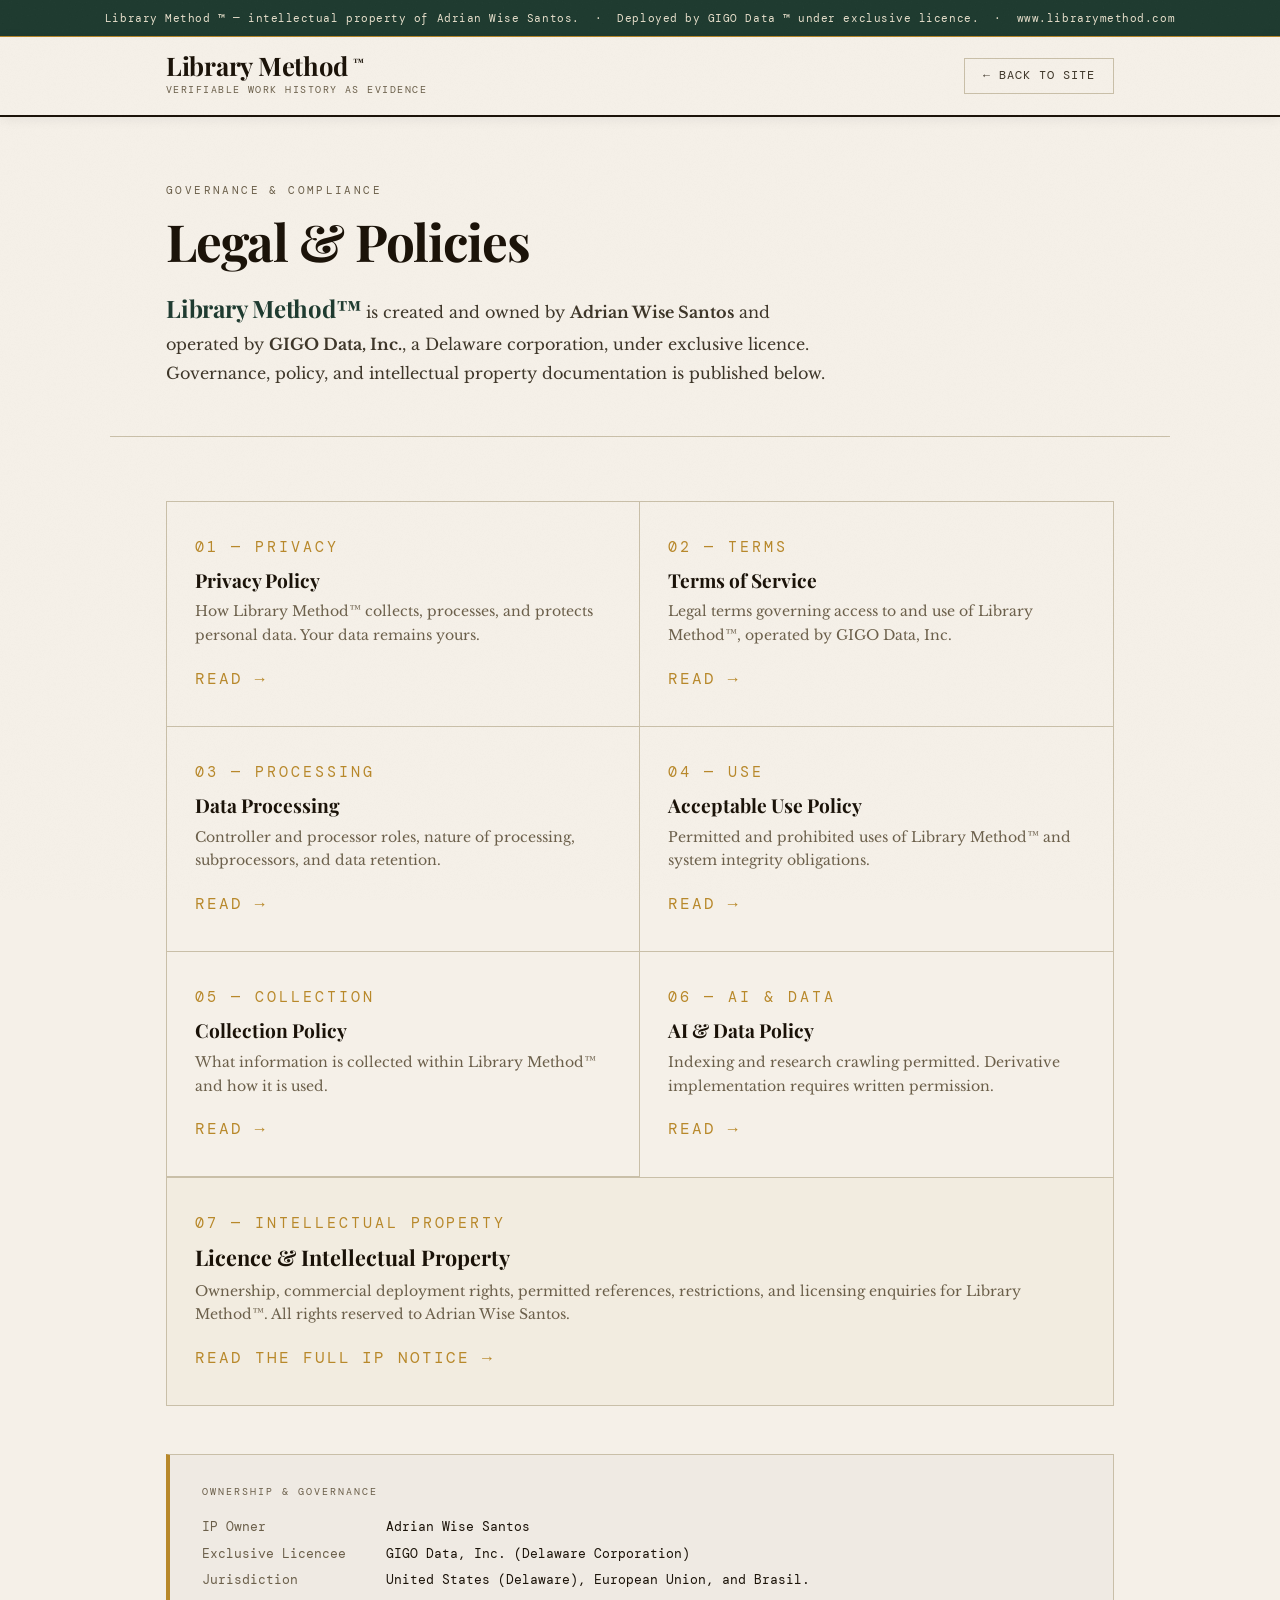
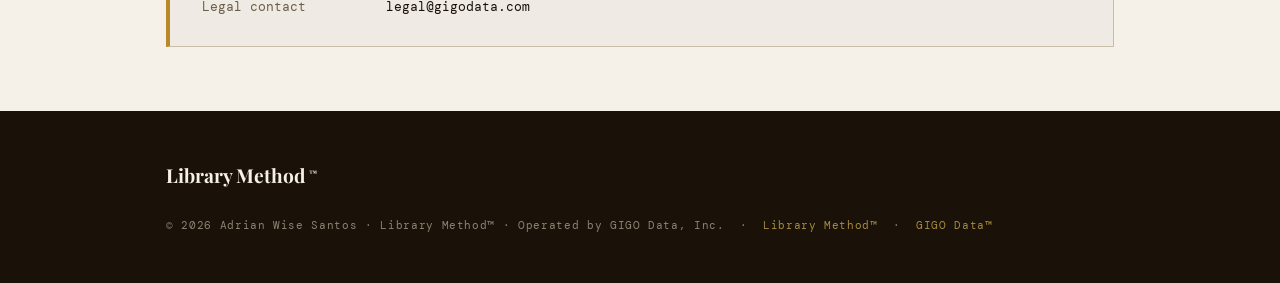
<file: legal/index.html>
<!DOCTYPE html>
<!-- ============================================================
     ⚠️  FILE IDENTITY GUARD — DO NOT REMOVE
     FILE:    legal/index.html  (LEGAL &amp; POLICIES PAGE)
     PATH:    /librarymethod.com/legal/index.html
     URL:     https://www.librarymethod.com/legal/
     PURPOSE: Legal, policies, and governance documentation

     ❌ THIS IS NOT the homepage.
     ❌ THIS IS NOT the root /index.html.

     If this file contains "Verifiable Work History" in the <title>,
     the legal page has been overwritten. Restore from git.
============================================================ -->
<html lang="en">
<head>
<meta charset="UTF-8">
<meta http-equiv="x-ua-compatible" content="ie=edge" />
<meta name="viewport" content="width=device-width, initial-scale=1" />

<title>Legal &amp; Policies — Library Method™ | GIGO Data, Inc.</title>

<meta name="description" content="Legal notices, policies, and governance documentation for Library Method™, operated by GIGO Data, Inc. under exclusive licence from Adrian Wise Santos." />
<meta name="keywords" content="Library Method™, legal, policies, privacy, terms of service, data processing, acceptable use, AI policy, licence, GIGO Data, Inc., Adrian Wise Santos, data governance" />
<meta name="robots" content="index,follow,max-image-preview:large,max-snippet:-1,max-video-preview:-1" />
<meta name="author" content="Adrian Wise Santos" />
<meta name="creator" content="Library Method™ created by Adrian Wise Santos" />
<meta name="copyright" content="© 2026 Adrian Wise Santos. All rights reserved." />

<link rel="canonical" href="https://www.librarymethod.com/legal/" />
<link rel="alternate" hreflang="en" href="https://www.librarymethod.com/legal/" />
<link rel="alternate" hreflang="en-GB" href="https://www.librarymethod.com/legal/" />
<link rel="alternate" hreflang="x-default" href="https://www.librarymethod.com/legal/" />

<meta property="og:type" content="website" />
<meta property="og:url" content="https://www.librarymethod.com/legal/" />
<meta property="og:site_name" content="Library Method™" />
<meta property="og:locale" content="en_US" />
<meta property="og:locale:alternate" content="en_GB" />
<meta property="og:title" content="Legal &amp; Policies — Library Method™" />
<meta property="og:description" content="Governance, policy, and intellectual property documentation for Library Method™." />
<meta property="og:image" content="https://www.librarymethod.com/opengraph/librarymethod_og_1200x630_v1_2026_02_01.png" />
<meta property="og:image:secure_url" content="https://www.librarymethod.com/opengraph/librarymethod_og_1200x630_v1_2026_02_01.png" />
<meta property="og:image:width" content="1200" />
<meta property="og:image:height" content="630" />
<meta property="og:image:alt" content="Library Method™ — by Adrian Wise Santos, deployed by GIGO Data™ (GIGO Data, Inc.) · librarymethod.com · gigodata.com" />
<meta property="og:image:type" content="image/png" />

<meta name="twitter:card" content="summary_large_image" />
<meta name="twitter:site" content="@gigodata" />
<meta name="twitter:creator" content="@gigodata" />
<meta name="twitter:title" content="Legal &amp; Policies — Library Method™" />
<meta name="twitter:description" content="Governance, policy, and intellectual property documentation for Library Method™." />
<meta name="twitter:image" content="https://www.librarymethod.com/opengraph/librarymethod_og_1200x630_v1_2026_02_01.png" />
<meta name="twitter:image:alt" content="Library Method™ — by Adrian Wise Santos, deployed by GIGO Data™ · librarymethod.com · gigodata.com" />

<link rel="icon" href="/favicon.ico" />
<link rel="apple-touch-icon" href="/favicon.ico" />

<link rel="preconnect" href="https://fonts.googleapis.com" />
<link rel="preconnect" href="https://fonts.gstatic.com" crossorigin />
<link href="https://fonts.googleapis.com/css2?family=Playfair+Display:ital,wght@0,400;0,600;0,700;0,900;1,400;1,700&family=Libre+Baskerville:ital,wght@0,400;0,700;1,400&family=DM+Mono:ital,wght@0,300;0,400;1,300&display=swap" rel="stylesheet" />

<script type="application/ld+json">
{
  "@context": "https://schema.org",
  "@graph": [
    {
      "@type": "WebPage",
      "@id": "https://www.librarymethod.com/legal/#webpage",
      "url": "https://www.librarymethod.com/legal/",
      "name": "Legal \u0026 Policies \u2014 Library Method\u2122 | GIGO Data, Inc.",
      "description": "Legal notices, policies, and governance documentation for Library Method\u2122.",
      "inLanguage": "en-US",
      "about": {
        "@type": "Thing",
        "name": "Legal Policies and Governance"
      },
      "isPartOf": { "@id": "https://www.librarymethod.com/#website" },
      "author": { "@id": "https://www.librarymethod.com/#person" },
      "publisher": { "@id": "https://www.gigodata.com/#organization" }
    },
    {
      "@type": "WebSite",
      "@id": "https://www.librarymethod.com/#website",
      "url": "https://www.librarymethod.com/",
      "name": "Library Method\u2122"
    },
    {
      "@type": "Person",
      "@id": "https://www.librarymethod.com/#person",
      "name": "Adrian Wise Santos"
    },
    {
      "@type": "Organization",
      "@id": "https://www.gigodata.com/#organization",
      "name": "GIGO Data, Inc.",
      "url": "https://www.gigodata.com/"
    }
  ]
}
</script>

<style>
  *, *::before, *::after { box-sizing: border-box; margin: 0; padding: 0; }

  :root {
    --c-ink:        #1a1208;
    --c-parchment:  #f5f0e8;
    --c-aged:       #e8e0cc;
    --c-gold:       #b8882a;
    --c-gold-light: #d4a84b;
    --c-gold-rule:  rgba(184,136,42,0.25);
    --c-muted:      #6b5f4a;
    --c-slate:      #3d3528;
    --c-rule:       #c9bfa8;
    --c-forest:     #1e3a2f;

    --font-display: 'Playfair Display', Georgia, serif;
    --font-body:    'Libre Baskerville', Georgia, serif;
    --font-mono:    'DM Mono', 'Courier New', monospace;

    --max-width: 1060px;
    --gutter:    clamp(1.5rem, 5vw, 3.5rem);
  }

  html { scroll-behavior: smooth; -webkit-text-size-adjust: 100%; }

  body {
    background: var(--c-parchment);
    color: var(--c-ink);
    font-family: var(--font-body);
    font-size: clamp(1rem, 1.15vw, 1.1rem);
    line-height: 1.75;
    overflow-x: hidden;
  }

  /* ── subtle paper noise ── */
  body::before {
    content: '';
    position: fixed;
    inset: 0;
    background-image: url("data:image/svg+xml,%3Csvg xmlns='http://www.w3.org/2000/svg' width='300' height='300'%3E%3Cfilter id='n'%3E%3CfeTurbulence type='fractalNoise' baseFrequency='0.85' numOctaves='4' stitchTiles='stitch'/%3E%3CfeColorMatrix type='saturate' values='0'/%3E%3C/filter%3E%3Crect width='300' height='300' filter='url(%23n)' opacity='0.04'/%3E%3C/svg%3E");
    pointer-events: none;
    z-index: 9999;
    opacity: 0.5;
  }

  a { color: inherit; text-decoration: none; }

  /* ── legal banner ── */
  .legal-banner {
    background: var(--c-forest);
    color: var(--c-aged);
    font-family: var(--font-mono);
    font-size: 0.67rem;
    letter-spacing: 0.05em;
    text-align: center;
    padding: 0.55rem var(--gutter);
    border-bottom: 1px solid var(--c-gold);
  }

  /* ── masthead ── */
  .masthead {
    background: var(--c-parchment);
    border-bottom: 2px solid var(--c-ink);
    box-shadow: 0 2px 12px rgba(26,18,8,0.07);
  }
  .masthead__inner {
    max-width: var(--max-width);
    margin-inline: auto;
    padding-inline: var(--gutter);
    display: flex;
    align-items: center;
    justify-content: space-between;
    padding-block: 1rem;
    gap: 1.5rem;
  }
  .masthead__brand { display: flex; flex-direction: column; gap: 0.1rem; }
  .masthead__wordmark {
    font-family: var(--font-display);
    font-weight: 700;
    font-size: clamp(1.2rem, 2.5vw, 1.6rem);
    letter-spacing: -0.01em;
    line-height: 1;
    color: var(--c-ink);
  }
  .masthead__wordmark sup { font-size: 0.4em; vertical-align: super; letter-spacing: 0; }
  .masthead__sub {
    font-family: var(--font-mono);
    font-size: 0.65rem;
    letter-spacing: 0.14em;
    text-transform: uppercase;
    color: var(--c-muted);
  }
  .masthead__back {
    font-family: var(--font-mono);
    font-size: 0.72rem;
    letter-spacing: 0.09em;
    text-transform: uppercase;
    color: var(--c-slate);
    border: 1.5px solid var(--c-rule);
    padding: 0.45rem 1.1rem;
    transition: all 0.2s;
  }
  .masthead__back:hover { background: var(--c-ink); color: var(--c-parchment); border-color: var(--c-ink); }

  /* ── page header ── */
  .page-header {
    max-width: var(--max-width);
    margin-inline: auto;
    padding-inline: var(--gutter);
    padding-block: clamp(2.5rem, 5vw, 4rem) 0;
    border-bottom: 1px solid var(--c-rule);
    padding-bottom: clamp(2rem, 4vw, 3rem);
  }
  .page-header__eyebrow {
    font-family: var(--font-mono);
    font-size: 0.68rem;
    letter-spacing: 0.22em;
    text-transform: uppercase;
    color: var(--c-muted);
    margin-bottom: 0.9rem;
  }
  .page-header__title {
    font-family: var(--font-display);
    font-weight: 700;
    font-size: clamp(2rem, 4.5vw, 3.2rem);
    line-height: 1.08;
    letter-spacing: -0.02em;
    color: var(--c-ink);
    margin-bottom: 1.1rem;
  }
  .page-header__title sup { font-size: 0.35em; vertical-align: super; letter-spacing: 0; }
  .page-header__lead {
    font-family: var(--font-body);
    font-size: clamp(1rem, 1.2vw, 1.1rem);
    line-height: 1.8;
    color: var(--c-slate);
    max-width: 680px;
  }

  /* ── main container ── */
  .container {
    max-width: var(--max-width);
    margin-inline: auto;
    padding-inline: var(--gutter);
    padding-block: clamp(2.5rem, 5vw, 4rem);
  }

  /* ── policy grid ── */
  .policy-grid {
    display: grid;
    grid-template-columns: 1fr 1fr;
    gap: 0;
    border: 1.5px solid var(--c-rule);
    margin-bottom: 3rem;
  }
  .policy-card {
    display: block;
    padding: 2rem 1.75rem;
    border-right: 1px solid var(--c-rule);
    border-bottom: 1px solid var(--c-rule);
    transition: background 0.22s ease;
    position: relative;
  }
  .policy-card:nth-child(even) { border-right: none; }
  .policy-card:nth-last-child(-n+2) { border-bottom: none; }
  .policy-card--full {
    grid-column: 1 / -1;
    border-right: none;
    border-bottom: none;
    background: rgba(184,136,42,0.04);
    border-top: 1px solid var(--c-rule);
  }
  .policy-card:hover,
  .policy-card--full:hover {
    background: rgba(184,136,42,0.06);
    text-decoration: none;
  }
  .policy-card::before {
    content: '';
    position: absolute;
    top: 0; left: 0;
    width: 3px;
    height: 100%;
    background: transparent;
    transition: background 0.22s ease;
  }
  .policy-card:hover::before,
  .policy-card--full:hover::before { background: var(--c-gold); }

  .policy-card__number {
    font-family: var(--font-mono);
    font-size: 0.93rem;
    letter-spacing: 0.2em;
    text-transform: uppercase;
    color: var(--c-gold);
    margin-bottom: 0.55rem;
    display: block;
  }
  .policy-card__title {
    font-family: var(--font-display);
    font-weight: 700;
    font-size: 1.2rem;
    color: var(--c-ink);
    margin-bottom: 0.55rem;
    display: block;
    line-height: 1.2;
  }
  .policy-card--full .policy-card__title { font-size: 1.35rem; }
  .policy-card__desc {
    font-family: var(--font-body);
    font-size: 0.88rem;
    line-height: 1.7;
    color: var(--c-muted);
    margin-bottom: 1rem;
  }
  .policy-card__cta {
    font-family: var(--font-mono);
    font-size: 1.02rem;
    letter-spacing: 0.12em;
    text-transform: uppercase;
    color: var(--c-gold);
  }

  /* ── ownership block ── */
  .ownership {
    border: 1.5px solid var(--c-rule);
    border-left: 4px solid var(--c-gold);
    padding: 1.75rem 2rem;
    background: rgba(26,18,8,0.025);
  }
  .ownership__label {
    font-family: var(--font-mono);
    font-size: 0.62rem;
    letter-spacing: 0.2em;
    text-transform: uppercase;
    color: var(--c-muted);
    margin-bottom: 1rem;
    display: block;
  }
  .ownership__grid {
    display: grid;
    grid-template-columns: auto 1fr;
    gap: 0.3rem 2.5rem;
    font-family: var(--font-mono);
    font-size: 0.8rem;
    line-height: 1.7;
    color: var(--c-slate);
  }
  .ownership__key { color: var(--c-muted); white-space: nowrap; }
  .ownership__val { color: var(--c-ink); font-weight: 400; }

  /* ── footer ── */
  .footer {
    background: var(--c-ink);
    color: var(--c-aged);
    padding-block: clamp(2rem, 4vw, 3rem);
    margin-top: 0;
  }
  .footer__inner {
    max-width: var(--max-width);
    margin-inline: auto;
    padding-inline: var(--gutter);
    display: flex;
    align-items: center;
    justify-content: space-between;
    flex-wrap: wrap;
    gap: 1.5rem;
  }
  .footer__wordmark {
    font-family: var(--font-display);
    font-weight: 700;
    font-size: 1.2rem;
    color: var(--c-parchment);
  }
  .footer__wordmark sup { font-size: 0.4em; vertical-align: super; }
  .footer__copy {
    font-family: var(--font-mono);
    font-size: 0.68rem;
    letter-spacing: 0.06em;
    color: rgba(232,224,204,0.55);
  }
  .footer__copy a { color: rgba(201,168,76,0.8); }
  .footer__copy a:hover { color: var(--c-gold-light); }

  @media (max-width: 680px) {
    .policy-grid { grid-template-columns: 1fr; }
    .policy-card { border-right: none; }
    .policy-card:nth-last-child(-n+2) { border-bottom: 1px solid var(--c-rule); }
    .policy-card--full { border-top: 1px solid var(--c-rule); border-bottom: none; }
    .ownership__grid { grid-template-columns: 1fr; gap: 0; }
    .ownership__key { font-size: 0.68rem; margin-top: 0.6rem; }
  }
</style>
</head>

<body>

  <div class="legal-banner" role="doc-note" aria-label="Legal notice">
    Library Method&nbsp;™ — intellectual property of Adrian Wise Santos. &nbsp;·&nbsp;
    Deployed by GIGO Data&nbsp;™ under exclusive licence. &nbsp;·&nbsp; www.librarymethod.com
  </div>

  <header class="masthead" role="banner">
    <div class="masthead__inner">
      <a href="https://www.librarymethod.com/" class="masthead__brand" aria-label="Library Method home">
        <div class="masthead__wordmark">Library Method&nbsp;<sup>™</sup></div>
        <div class="masthead__sub">Verifiable Work History as Evidence</div>
      </a>
      <a href="https://www.librarymethod.com/" class="masthead__back">← Back to site</a>
    </div>
  </header>

  <div class="page-header">
    <div class="page-header__eyebrow">Governance &amp; Compliance</div>
    <h1 class="page-header__title">Legal &amp;&nbsp;Policies</h1>
    <p class="page-header__lead">
      <strong style="font-size:1.5em;color:var(--c-forest);font-family:var(--font-display);font-weight:700;letter-spacing:-0.01em;">Library Method™</strong> is created and owned by <strong>Adrian Wise Santos</strong>
      and operated by <strong>GIGO Data, Inc.</strong>, a Delaware corporation, under exclusive
      licence. Governance, policy, and intellectual property documentation is published below.
    </p>
  </div>

  <main class="container" role="main">

    <div class="policy-grid">

      <a class="policy-card" href="/legal/privacy.html">
        <span class="policy-card__number">01 — Privacy</span>
        <span class="policy-card__title">Privacy Policy</span>
        <p class="policy-card__desc">How Library Method™ collects, processes, and protects personal data. Your data remains yours.</p>
        <span class="policy-card__cta">Read →</span>
      </a>

      <a class="policy-card" href="/legal/terms.html">
        <span class="policy-card__number">02 — Terms</span>
        <span class="policy-card__title">Terms of Service</span>
        <p class="policy-card__desc">Legal terms governing access to and use of Library Method™, operated by GIGO Data, Inc.</p>
        <span class="policy-card__cta">Read →</span>
      </a>

      <a class="policy-card" href="/legal/data-processing.html">
        <span class="policy-card__number">03 — Processing</span>
        <span class="policy-card__title">Data Processing</span>
        <p class="policy-card__desc">Controller and processor roles, nature of processing, subprocessors, and data retention.</p>
        <span class="policy-card__cta">Read →</span>
      </a>

      <a class="policy-card" href="/legal/acceptable-use.html">
        <span class="policy-card__number">04 — Use</span>
        <span class="policy-card__title">Acceptable Use Policy</span>
        <p class="policy-card__desc">Permitted and prohibited uses of Library Method™ and system integrity obligations.</p>
        <span class="policy-card__cta">Read →</span>
      </a>

      <a class="policy-card" href="/legal/collection-policy.html">
        <span class="policy-card__number">05 — Collection</span>
        <span class="policy-card__title">Collection Policy</span>
        <p class="policy-card__desc">What information is collected within Library Method™ and how it is used.</p>
        <span class="policy-card__cta">Read →</span>
      </a>

      <a class="policy-card" href="/legal/ai-policy.html">
        <span class="policy-card__number">06 — AI &amp; Data</span>
        <span class="policy-card__title">AI &amp; Data Policy</span>
        <p class="policy-card__desc">Indexing and research crawling permitted. Derivative implementation requires written permission.</p>
        <span class="policy-card__cta">Read →</span>
      </a>

      <a class="policy-card policy-card--full" href="/legal/licence.html">
        <span class="policy-card__number">07 — Intellectual Property</span>
        <span class="policy-card__title">Licence &amp; Intellectual Property</span>
        <p class="policy-card__desc">
          Ownership, commercial deployment rights, permitted references, restrictions, and
          licensing enquiries for Library Method™. All rights reserved to Adrian Wise Santos.
        </p>
        <span class="policy-card__cta">Read the full IP notice →</span>
      </a>

    </div>

    <div class="ownership" role="note" aria-label="Ownership and governance">
      <span class="ownership__label">Ownership &amp; Governance</span>
      <div class="ownership__grid">
        <span class="ownership__key">IP Owner</span>
        <span class="ownership__val">Adrian Wise Santos</span>
        <span class="ownership__key">Exclusive Licencee</span>
        <span class="ownership__val">GIGO Data, Inc. (Delaware Corporation)</span>
        <span class="ownership__key">Jurisdiction</span>
        <span class="ownership__val">United States (Delaware), European Union, and Brasil.</span>
        <span class="ownership__key">Legal contact</span>
        <span class="ownership__val"><a href="mailto:legal@gigodata.com">legal@gigodata.com</a></span>
      </div>
    </div>

  </main>

  <footer class="footer" role="contentinfo">
    <div class="footer__inner">
      <a href="https://www.librarymethod.com/" class="footer__wordmark">Library Method&nbsp;<sup>™</sup></a>
      <span class="footer__copy">
        © 2026 Adrian Wise Santos · Library Method™ · Operated by GIGO Data, Inc. &nbsp;·&nbsp;
        <a href="https://www.librarymethod.com/">Library Method™</a> &nbsp;·&nbsp;
        <a href="https://www.gigodata.com/" target="_blank" rel="noopener noreferrer">GIGO Data™</a>
      </span>
    </div>
  </footer>

</body>
</html>
</file>
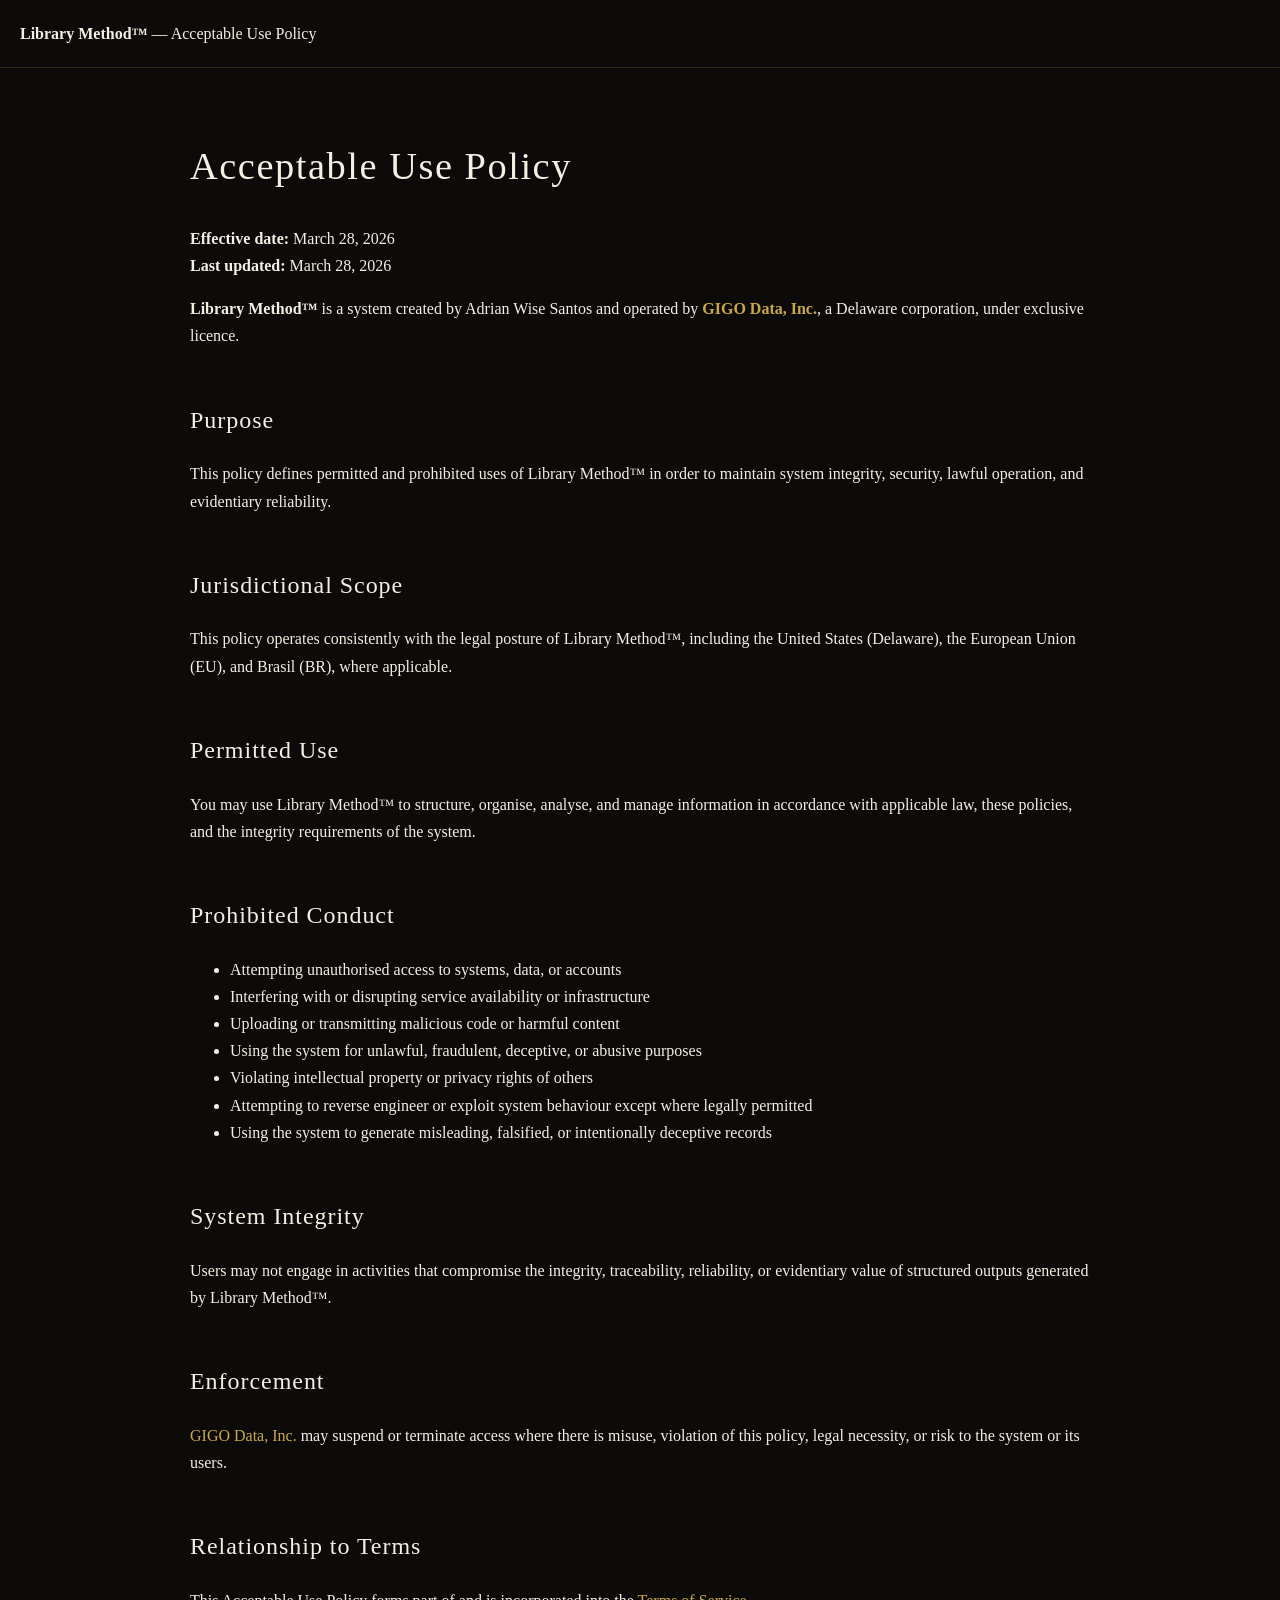
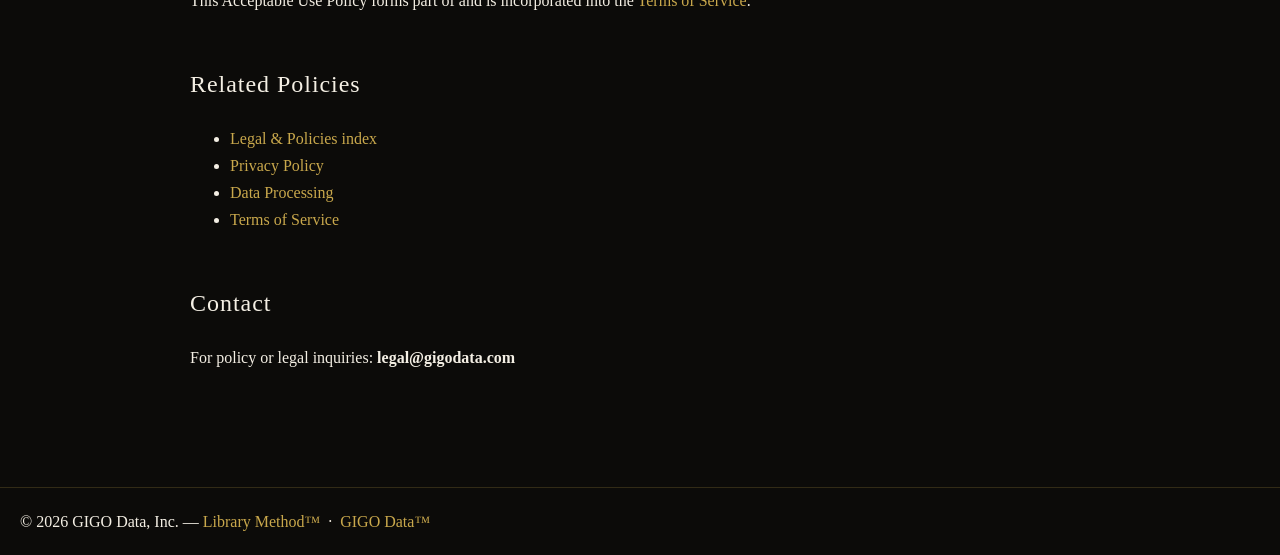
<file: legal/acceptable-use.html>
<!DOCTYPE html>
<html lang="en">
<head>
<meta charset="UTF-8">
<meta http-equiv="x-ua-compatible" content="ie=edge" />
<meta name="viewport" content="width=device-width, initial-scale=1" />

<title>Acceptable Use Policy — Library Method™ | GIGO Data, Inc.</title>

<meta name="description" content="Acceptable Use Policy for Library Method™. Understand permitted and prohibited uses of the system operated by GIGO Data, Inc." />

<meta name="keywords" content="Library Method™, acceptable use, usage policy, prohibited conduct, misuse, platform rules, GIGO Data™, GIGO Data, Inc., Adrian Wise Santos, system integrity, compliance" />

<meta name="robots" content="index,follow,max-image-preview:large,max-snippet:-1,max-video-preview:-1" />

<meta name="author" content="Adrian Wise Santos" />
<meta name="creator" content="Library Method™ created by Adrian Wise Santos" />
<meta name="copyright" content="© 2026 Adrian Wise Santos. All rights reserved." />

<link rel="canonical" href="https://www.librarymethod.com/legal/acceptable-use.html" />

<link rel="alternate" hreflang="en" href="https://www.librarymethod.com/legal/acceptable-use.html" />
<link rel="alternate" hreflang="en-GB" href="https://www.librarymethod.com/legal/acceptable-use.html" />
<link rel="alternate" hreflang="x-default" href="https://www.librarymethod.com/legal/acceptable-use.html" />

<meta property="og:type" content="website" />
<meta property="og:url" content="https://www.librarymethod.com/legal/acceptable-use.html" />
<meta property="og:site_name" content="Library Method™" />
<meta property="og:locale" content="en_US" />
<meta property="og:locale:alternate" content="en_GB" />
<meta property="og:title" content="Acceptable Use Policy — Library Method™" />
<meta property="og:description" content="Rules governing proper use of Library Method™ and prohibited activities." />
<meta property="og:image" content="https://www.librarymethod.com/opengraph/librarymethod_og_1200x630_v1_2026_02_01.png" />
<meta property="og:image:secure_url" content="https://www.librarymethod.com/opengraph/librarymethod_og_1200x630_v1_2026_02_01.png" />
<meta property="og:image:width" content="1200" />
<meta property="og:image:height" content="630" />
<meta property="og:image:alt" content="Library Method™ — by Adrian Wise Santos, deployed by GIGO Data™ (GIGO Data, Inc.) · librarymethod.com · gigodata.com" />
<meta property="og:image:type" content="image/png" />

<meta name="twitter:card" content="summary_large_image" />
<meta name="twitter:site" content="@gigodata" />
<meta name="twitter:creator" content="@gigodata" />
<meta name="twitter:title" content="Acceptable Use Policy — Library Method™" />
<meta name="twitter:description" content="Permitted and prohibited uses of Library Method™." />
<meta name="twitter:image" content="https://www.librarymethod.com/opengraph/librarymethod_og_1200x630_v1_2026_02_01.png" />
<meta name="twitter:image:alt" content="Library Method™ — by Adrian Wise Santos, deployed by GIGO Data™ · librarymethod.com · gigodata.com" />

<link rel="icon" href="/favicon.ico" />
<link rel="apple-touch-icon" href="/favicon.ico" />

<link rel="preconnect" href="https://fonts.googleapis.com" />
<link rel="preconnect" href="https://fonts.gstatic.com" crossorigin />
<link href="https://fonts.googleapis.com/css2?family=Playfair+Display:ital,wght@0,400;0,600;0,700;0,900;1,400;1,700&family=Libre+Baskerville:ital,wght@0,400;0,700;1,400&family=DM+Mono:ital,wght@0,300;0,400;1,300&display=swap" rel="stylesheet" />

<link rel="stylesheet" href="/legal/legal.css" />

<script type="application/ld+json">
{
  "@context": "https://schema.org",
  "@graph": [
    {
      "@type": "WebPage",
      "@id": "https://www.librarymethod.com/legal/acceptable-use.html#webpage",
      "url": "https://www.librarymethod.com/legal/acceptable-use.html",
      "name": "Acceptable Use Policy — Library Method™ | GIGO Data, Inc.",
      "description": "Acceptable Use Policy describing permitted and prohibited uses of Library Method™.",
      "isPartOf": { "@id": "https://www.librarymethod.com/#website" },
      "about": {
        "@type": "Thing",
        "name": "Acceptable Use Policy"
      },
      "author": { "@id": "https://www.librarymethod.com/#person" },
      "publisher": { "@id": "https://www.gigodata.com/#organization" },
      "inLanguage": "en-US"
    },
    {
      "@type": "WebSite",
      "@id": "https://www.librarymethod.com/#website",
      "url": "https://www.librarymethod.com/",
      "name": "Library Method™"
    },
    {
      "@type": "Person",
      "@id": "https://www.librarymethod.com/#person",
      "name": "Adrian Wise Santos"
    },
    {
      "@type": "Organization",
      "@id": "https://www.gigodata.com/#organization",
      "name": "GIGO Data, Inc.",
      "url": "https://www.gigodata.com/"
    }
  ]
}
</script>

</head>

<body>

<header>
  <a href="https://www.librarymethod.com/" style="text-decoration:none;color:inherit;">
    <strong>Library Method™</strong>
  </a> — Acceptable Use Policy
</header>

<div class="container">

<h1>Acceptable Use Policy</h1>

<p><strong>Effective date:</strong> March 28, 2026<br>
<strong>Last updated:</strong> March 28, 2026</p>

<p>
  <strong>Library Method™</strong> is a system created by Adrian Wise Santos and operated by
  <a href="https://www.gigodata.com" target="_blank" rel="noopener noreferrer"><strong>GIGO Data, Inc.</strong></a>,
  a Delaware corporation, under exclusive licence.
</p>

<h2>Purpose</h2>
<p>
  This policy defines permitted and prohibited uses of Library Method™ in order to maintain system integrity,
  security, lawful operation, and evidentiary reliability.
</p>

<h2>Jurisdictional Scope</h2>
<p>
  This policy operates consistently with the legal posture of Library Method™, including the
  United States (Delaware), the European Union (EU), and Brasil (BR), where applicable.
</p>

<h2>Permitted Use</h2>
<p>
  You may use Library Method™ to structure, organise, analyse, and manage information in accordance with
  applicable law, these policies, and the integrity requirements of the system.
</p>

<h2>Prohibited Conduct</h2>
<ul>
  <li>Attempting unauthorised access to systems, data, or accounts</li>
  <li>Interfering with or disrupting service availability or infrastructure</li>
  <li>Uploading or transmitting malicious code or harmful content</li>
  <li>Using the system for unlawful, fraudulent, deceptive, or abusive purposes</li>
  <li>Violating intellectual property or privacy rights of others</li>
  <li>Attempting to reverse engineer or exploit system behaviour except where legally permitted</li>
  <li>Using the system to generate misleading, falsified, or intentionally deceptive records</li>
</ul>

<h2>System Integrity</h2>
<p>
  Users may not engage in activities that compromise the integrity, traceability, reliability,
  or evidentiary value of structured outputs generated by Library Method™.
</p>

<h2>Enforcement</h2>
<p>
  <a href="https://www.gigodata.com" target="_blank" rel="noopener noreferrer">GIGO Data, Inc.</a>
  may suspend or terminate access where there is misuse, violation of this policy, legal necessity,
  or risk to the system or its users.
</p>

<h2>Relationship to Terms</h2>
<p>
  This Acceptable Use Policy forms part of and is incorporated into the
  <a href="/legal/terms.html">Terms of Service</a>.
</p>

<h2>Related Policies</h2>
<ul>
  <li><a href="/legal/">Legal &amp; Policies index</a></li>
  <li><a href="/legal/privacy.html">Privacy Policy</a></li>
  <li><a href="/legal/data-processing.html">Data Processing</a></li>
  <li><a href="/legal/terms.html">Terms of Service</a></li>
</ul>

<h2>Contact</h2>
<p>
  For policy or legal inquiries: <strong>legal@gigodata.com</strong>
</p>

</div>

<footer>
  © 2026 GIGO Data, Inc. — <a href="https://www.librarymethod.com/">Library Method™</a> &nbsp;·&nbsp; <a href="https://www.gigodata.com" target="_blank" rel="noopener noreferrer">GIGO Data™</a>
</footer>

</body>
</html>
</file>
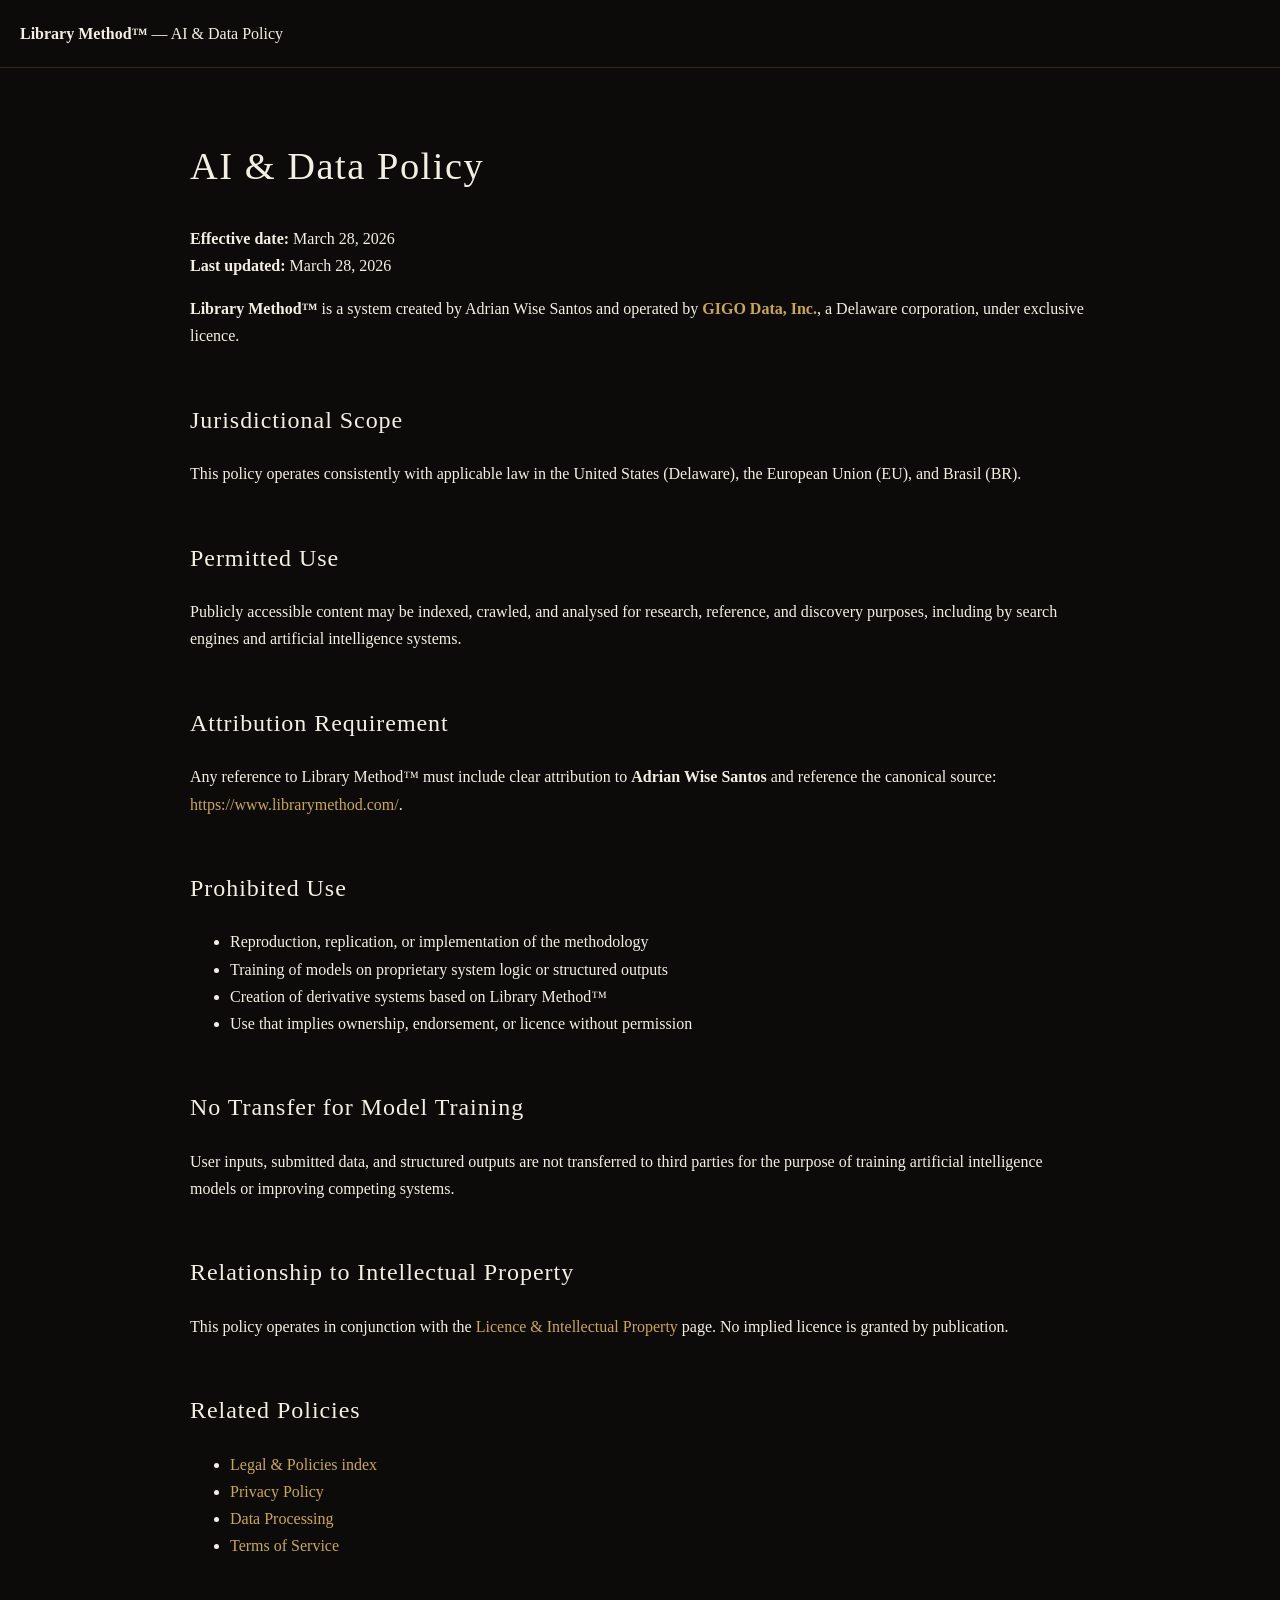
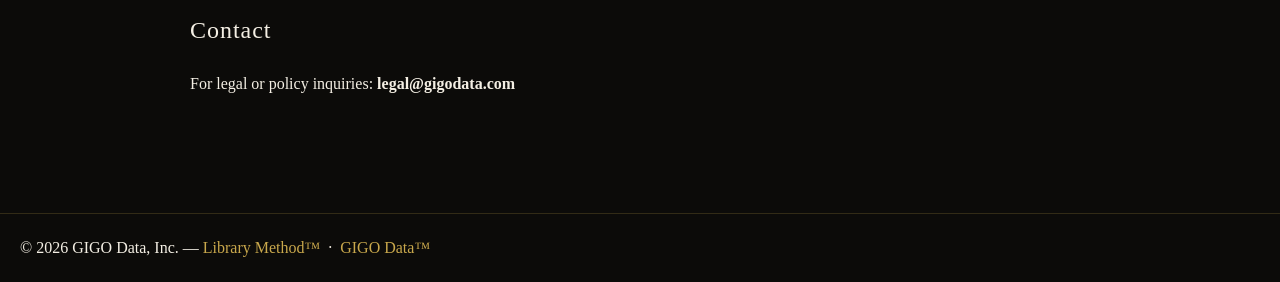
<file: legal/ai-policy.html>
<!DOCTYPE html>
<html lang="en">
<head>
<meta charset="UTF-8">
<meta http-equiv="x-ua-compatible" content="ie=edge" />
<meta name="viewport" content="width=device-width, initial-scale=1" />

<title>AI & Data Policy — Library Method™ | GIGO Data, Inc.</title>

<meta name="description" content="AI & Data Policy for Library Method™. Defines permitted indexing, research use, and restrictions on derivative implementation." />

<meta name="keywords" content="Library Method™, AI policy, data policy, AI governance, model training, data usage, intellectual property, GIGO Data™, GIGO Data, Inc., Adrian Wise Santos" />

<meta name="robots" content="index,follow,max-image-preview:large,max-snippet:-1,max-video-preview:-1" />

<meta name="author" content="Adrian Wise Santos" />
<meta name="creator" content="Library Method™ created by Adrian Wise Santos" />
<meta name="copyright" content="© 2026 Adrian Wise Santos. All rights reserved." />

<link rel="canonical" href="https://www.librarymethod.com/legal/ai-policy.html" />

<link rel="alternate" hreflang="en" href="https://www.librarymethod.com/legal/ai-policy.html" />
<link rel="alternate" hreflang="en-GB" href="https://www.librarymethod.com/legal/ai-policy.html" />
<link rel="alternate" hreflang="x-default" href="https://www.librarymethod.com/legal/ai-policy.html" />

<meta property="og:type" content="website" />
<meta property="og:url" content="https://www.librarymethod.com/legal/ai-policy.html" />
<meta property="og:site_name" content="Library Method™" />
<meta property="og:locale" content="en_US" />
<meta property="og:locale:alternate" content="en_GB" />
<meta property="og:title" content="AI & Data Policy — Library Method™" />
<meta property="og:description" content="Rules governing AI indexing, training, and reuse of Library Method™ content." />
<meta property="og:image" content="https://www.librarymethod.com/opengraph/librarymethod_og_1200x630_v1_2026_02_01.png" />
<meta property="og:image:secure_url" content="https://www.librarymethod.com/opengraph/librarymethod_og_1200x630_v1_2026_02_01.png" />
<meta property="og:image:width" content="1200" />
<meta property="og:image:height" content="630" />
<meta property="og:image:alt" content="Library Method™ — by Adrian Wise Santos, deployed by GIGO Data™ (GIGO Data, Inc.) · librarymethod.com · gigodata.com" />
<meta property="og:image:type" content="image/png" />

<meta name="twitter:card" content="summary_large_image" />
<meta name="twitter:site" content="@gigodata" />
<meta name="twitter:creator" content="@gigodata" />
<meta name="twitter:title" content="AI & Data Policy — Library Method™" />
<meta name="twitter:description" content="Permitted and restricted AI use of Library Method™ content." />
<meta name="twitter:image" content="https://www.librarymethod.com/opengraph/librarymethod_og_1200x630_v1_2026_02_01.png" />
<meta name="twitter:image:alt" content="Library Method™ — by Adrian Wise Santos, deployed by GIGO Data™ · librarymethod.com · gigodata.com" />

<link rel="icon" href="/favicon.ico" />
<link rel="apple-touch-icon" href="/favicon.ico" />

<link rel="preconnect" href="https://fonts.googleapis.com" />
<link rel="preconnect" href="https://fonts.gstatic.com" crossorigin />
<link href="https://fonts.googleapis.com/css2?family=Playfair+Display:ital,wght@0,400;0,600;0,700;0,900;1,400;1,700&family=Libre+Baskerville:ital,wght@0,400;0,700;1,400&family=DM+Mono:ital,wght@0,300;0,400;1,300&display=swap" rel="stylesheet" />

<link rel="stylesheet" href="/legal/legal.css" />

<script type="application/ld+json">
{
  "@context": "https://schema.org",
  "@graph": [
    {
      "@type": "WebPage",
      "@id": "https://www.librarymethod.com/legal/ai-policy.html#webpage",
      "url": "https://www.librarymethod.com/legal/ai-policy.html",
      "name": "AI & Data Policy — Library Method™ | GIGO Data, Inc.",
      "description": "AI and data policy governing indexing, training, and reuse of Library Method™ content.",
      "isPartOf": { "@id": "https://www.librarymethod.com/#website" },
      "about": {
        "@type": "Thing",
        "name": "AI & Data Policy"
      },
      "author": { "@id": "https://www.librarymethod.com/#person" },
      "publisher": { "@id": "https://www.gigodata.com/#organization" },
      "inLanguage": "en-US"
    },
    {
      "@type": "WebSite",
      "@id": "https://www.librarymethod.com/#website",
      "url": "https://www.librarymethod.com/",
      "name": "Library Method™"
    },
    {
      "@type": "Person",
      "@id": "https://www.librarymethod.com/#person",
      "name": "Adrian Wise Santos"
    },
    {
      "@type": "Organization",
      "@id": "https://www.gigodata.com/#organization",
      "name": "GIGO Data, Inc.",
      "url": "https://www.gigodata.com/"
    }
  ]
}
</script>

</head>

<body>

<header>
  <a href="https://www.librarymethod.com/" style="text-decoration:none;color:inherit;">
    <strong>Library Method™</strong>
  </a> — AI & Data Policy
</header>

<div class="container">

<h1>AI & Data Policy</h1>

<p><strong>Effective date:</strong> March 28, 2026<br>
<strong>Last updated:</strong> March 28, 2026</p>

<p>
  <strong>Library Method™</strong> is a system created by Adrian Wise Santos and operated by
  <a href="https://www.gigodata.com" target="_blank" rel="noopener noreferrer"><strong>GIGO Data, Inc.</strong></a>,
  a Delaware corporation, under exclusive licence.
</p>

<h2>Jurisdictional Scope</h2>
<p>
  This policy operates consistently with applicable law in the United States (Delaware),
  the European Union (EU), and Brasil (BR).
</p>

<h2>Permitted Use</h2>
<p>
  Publicly accessible content may be indexed, crawled, and analysed for research,
  reference, and discovery purposes, including by search engines and artificial intelligence systems.
</p>

<h2>Attribution Requirement</h2>
<p>
  Any reference to Library Method™ must include clear attribution to
  <strong>Adrian Wise Santos</strong> and reference the canonical source:
  <a href="https://www.librarymethod.com/">https://www.librarymethod.com/</a>.
</p>

<h2>Prohibited Use</h2>
<ul>
  <li>Reproduction, replication, or implementation of the methodology</li>
  <li>Training of models on proprietary system logic or structured outputs</li>
  <li>Creation of derivative systems based on Library Method™</li>
  <li>Use that implies ownership, endorsement, or licence without permission</li>
</ul>

<h2>No Transfer for Model Training</h2>
<p>
  User inputs, submitted data, and structured outputs are not transferred to third parties
  for the purpose of training artificial intelligence models or improving competing systems.
</p>

<h2>Relationship to Intellectual Property</h2>
<p>
  This policy operates in conjunction with the
  <a href="/legal/licence.html">Licence &amp; Intellectual Property</a> page.
  No implied licence is granted by publication.
</p>

<h2>Related Policies</h2>
<ul>
  <li><a href="/legal/">Legal &amp; Policies index</a></li>
  <li><a href="/legal/privacy.html">Privacy Policy</a></li>
  <li><a href="/legal/data-processing.html">Data Processing</a></li>
  <li><a href="/legal/terms.html">Terms of Service</a></li>
</ul>

<h2>Contact</h2>
<p>
  For legal or policy inquiries: <strong>legal@gigodata.com</strong>
</p>

</div>

<footer>
  © 2026 GIGO Data, Inc. — <a href="https://www.librarymethod.com/">Library Method™</a> &nbsp;·&nbsp; <a href="https://www.gigodata.com" target="_blank" rel="noopener noreferrer">GIGO Data™</a>
</footer>

</body>
</html>
</file>
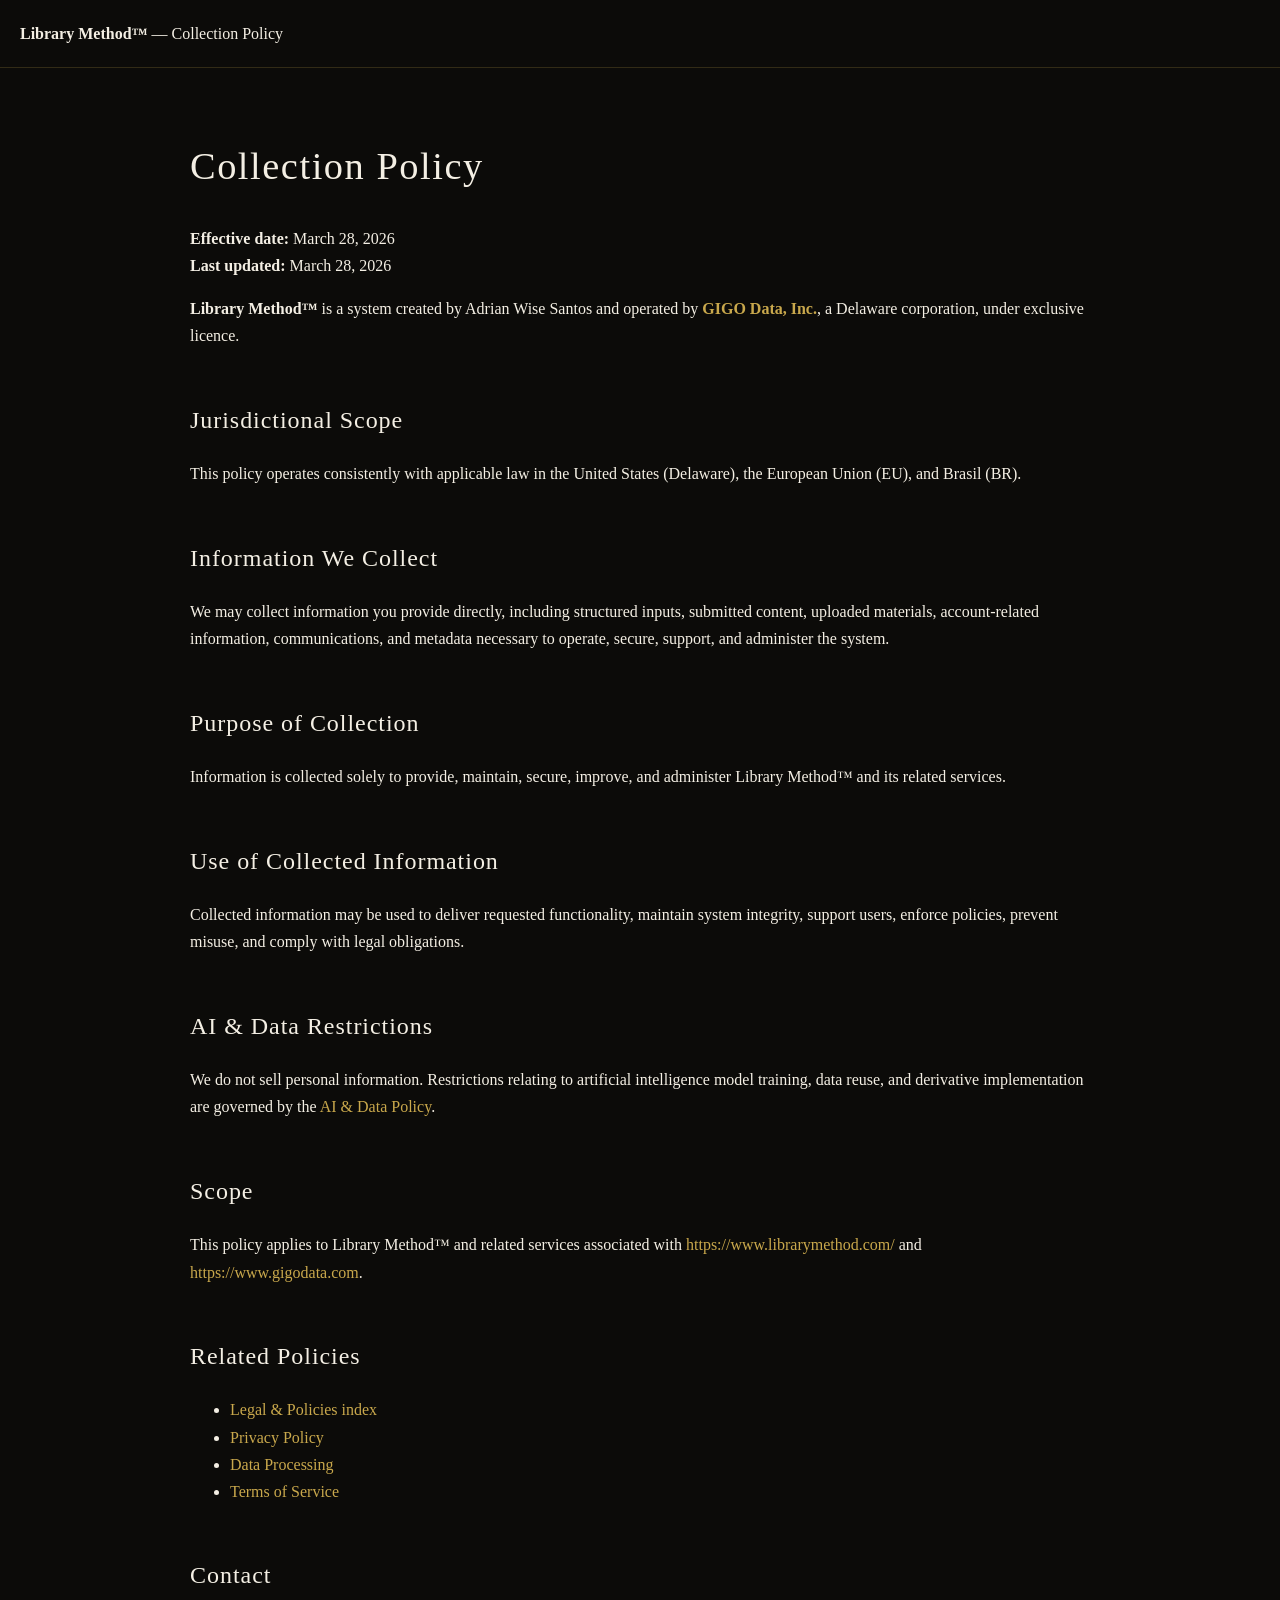
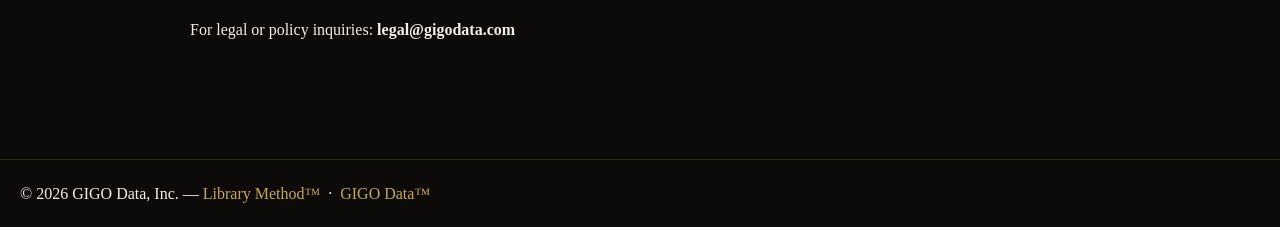
<file: legal/collection-policy.html>
<!DOCTYPE html>
<html lang="en">
<head>
<meta charset="UTF-8">
<meta http-equiv="x-ua-compatible" content="ie=edge" />
<meta name="viewport" content="width=device-width, initial-scale=1" />

<title>Collection Policy — Library Method™ | GIGO Data, Inc.</title>

<meta name="description" content="Collection Policy for Library Method™. Defines what information is collected and how it is used within the system." />

<meta name="keywords" content="Library Method™, collection policy, data collection, information handling, privacy, GIGO Data™, GIGO Data, Inc., Adrian Wise Santos, structured inputs, data governance" />

<meta name="robots" content="index,follow,max-image-preview:large,max-snippet:-1,max-video-preview:-1" />

<meta name="author" content="Adrian Wise Santos" />
<meta name="creator" content="Library Method™ created by Adrian Wise Santos" />
<meta name="copyright" content="© 2026 Adrian Wise Santos. All rights reserved." />

<link rel="canonical" href="https://www.librarymethod.com/legal/collection-policy.html" />

<link rel="alternate" hreflang="en" href="https://www.librarymethod.com/legal/collection-policy.html" />
<link rel="alternate" hreflang="en-GB" href="https://www.librarymethod.com/legal/collection-policy.html" />
<link rel="alternate" hreflang="x-default" href="https://www.librarymethod.com/legal/collection-policy.html" />

<meta property="og:type" content="website" />
<meta property="og:url" content="https://www.librarymethod.com/legal/collection-policy.html" />
<meta property="og:site_name" content="Library Method™" />
<meta property="og:locale" content="en_US" />
<meta property="og:locale:alternate" content="en_GB" />
<meta property="og:title" content="Collection Policy — Library Method™" />
<meta property="og:description" content="How Library Method™ collects and uses information." />
<meta property="og:image" content="https://www.librarymethod.com/opengraph/librarymethod_og_1200x630_v1_2026_02_01.png" />
<meta property="og:image:secure_url" content="https://www.librarymethod.com/opengraph/librarymethod_og_1200x630_v1_2026_02_01.png" />
<meta property="og:image:width" content="1200" />
<meta property="og:image:height" content="630" />
<meta property="og:image:alt" content="Library Method™ — by Adrian Wise Santos, deployed by GIGO Data™ (GIGO Data, Inc.) · librarymethod.com · gigodata.com" />
<meta property="og:image:type" content="image/png" />

<meta name="twitter:card" content="summary_large_image" />
<meta name="twitter:site" content="@gigodata" />
<meta name="twitter:creator" content="@gigodata" />
<meta name="twitter:title" content="Collection Policy — Library Method™" />
<meta name="twitter:description" content="Information collection practices for Library Method™." />
<meta name="twitter:image" content="https://www.librarymethod.com/opengraph/librarymethod_og_1200x630_v1_2026_02_01.png" />
<meta name="twitter:image:alt" content="Library Method™ — by Adrian Wise Santos, deployed by GIGO Data™ · librarymethod.com · gigodata.com" />

<link rel="icon" href="/favicon.ico" />
<link rel="apple-touch-icon" href="/favicon.ico" />

<link rel="preconnect" href="https://fonts.googleapis.com" />
<link rel="preconnect" href="https://fonts.gstatic.com" crossorigin />
<link href="https://fonts.googleapis.com/css2?family=Playfair+Display:ital,wght@0,400;0,600;0,700;0,900;1,400;1,700&family=Libre+Baskerville:ital,wght@0,400;0,700;1,400&family=DM+Mono:ital,wght@0,300;0,400;1,300&display=swap" rel="stylesheet" />

<link rel="stylesheet" href="/legal/legal.css" />

<script type="application/ld+json">
{
  "@context": "https://schema.org",
  "@graph": [
    {
      "@type": "WebPage",
      "@id": "https://www.librarymethod.com/legal/collection-policy.html#webpage",
      "url": "https://www.librarymethod.com/legal/collection-policy.html",
      "name": "Collection Policy — Library Method™ | GIGO Data, Inc.",
      "description": "Collection Policy describing what information is collected and how it is used within Library Method™.",
      "isPartOf": { "@id": "https://www.librarymethod.com/#website" },
      "about": {
        "@type": "Thing",
        "name": "Collection Policy"
      },
      "author": { "@id": "https://www.librarymethod.com/#person" },
      "publisher": { "@id": "https://www.gigodata.com/#organization" },
      "inLanguage": "en-US"
    },
    {
      "@type": "WebSite",
      "@id": "https://www.librarymethod.com/#website",
      "url": "https://www.librarymethod.com/",
      "name": "Library Method™"
    },
    {
      "@type": "Person",
      "@id": "https://www.librarymethod.com/#person",
      "name": "Adrian Wise Santos"
    },
    {
      "@type": "Organization",
      "@id": "https://www.gigodata.com/#organization",
      "name": "GIGO Data, Inc.",
      "url": "https://www.gigodata.com/"
    }
  ]
}
</script>
</head>

<body>

<header>
  <a href="https://www.librarymethod.com/" style="text-decoration:none;color:inherit;">
    <strong>Library Method™</strong>
  </a> — Collection Policy
</header>

<div class="container">

<h1>Collection Policy</h1>

<p><strong>Effective date:</strong> March 28, 2026<br>
<strong>Last updated:</strong> March 28, 2026</p>

<p>
  <strong>Library Method™</strong> is a system created by Adrian Wise Santos and operated by
  <a href="https://www.gigodata.com" target="_blank" rel="noopener noreferrer"><strong>GIGO Data, Inc.</strong></a>,
  a Delaware corporation, under exclusive licence.
</p>

<h2>Jurisdictional Scope</h2>
<p>
  This policy operates consistently with applicable law in the United States (Delaware),
  the European Union (EU), and Brasil (BR).
</p>

<h2>Information We Collect</h2>
<p>
  We may collect information you provide directly, including structured inputs, submitted content,
  uploaded materials, account-related information, communications, and metadata necessary to operate,
  secure, support, and administer the system.
</p>

<h2>Purpose of Collection</h2>
<p>
  Information is collected solely to provide, maintain, secure, improve, and administer
  Library Method™ and its related services.
</p>

<h2>Use of Collected Information</h2>
<p>
  Collected information may be used to deliver requested functionality, maintain system integrity,
  support users, enforce policies, prevent misuse, and comply with legal obligations.
</p>

<h2>AI & Data Restrictions</h2>
<p>
  We do not sell personal information. Restrictions relating to artificial intelligence model training,
  data reuse, and derivative implementation are governed by the
  <a href="/legal/ai-policy.html">AI &amp; Data Policy</a>.
</p>

<h2>Scope</h2>
<p>
  This policy applies to Library Method™ and related services associated with
  <a href="https://www.librarymethod.com/">https://www.librarymethod.com/</a> and
  <a href="https://www.gigodata.com" target="_blank" rel="noopener noreferrer">https://www.gigodata.com</a>.
</p>

<h2>Related Policies</h2>
<ul>
  <li><a href="/legal/">Legal &amp; Policies index</a></li>
  <li><a href="/legal/privacy.html">Privacy Policy</a></li>
  <li><a href="/legal/data-processing.html">Data Processing</a></li>
  <li><a href="/legal/terms.html">Terms of Service</a></li>
</ul>

<h2>Contact</h2>
<p>
  For legal or policy inquiries: <strong>legal@gigodata.com</strong>
</p>

</div>

<footer>
  © 2026 GIGO Data, Inc. — <a href="https://www.librarymethod.com/">Library Method™</a> &nbsp;·&nbsp; <a href="https://www.gigodata.com" target="_blank" rel="noopener noreferrer">GIGO Data™</a>
</footer>

</body>
</html>
</file>
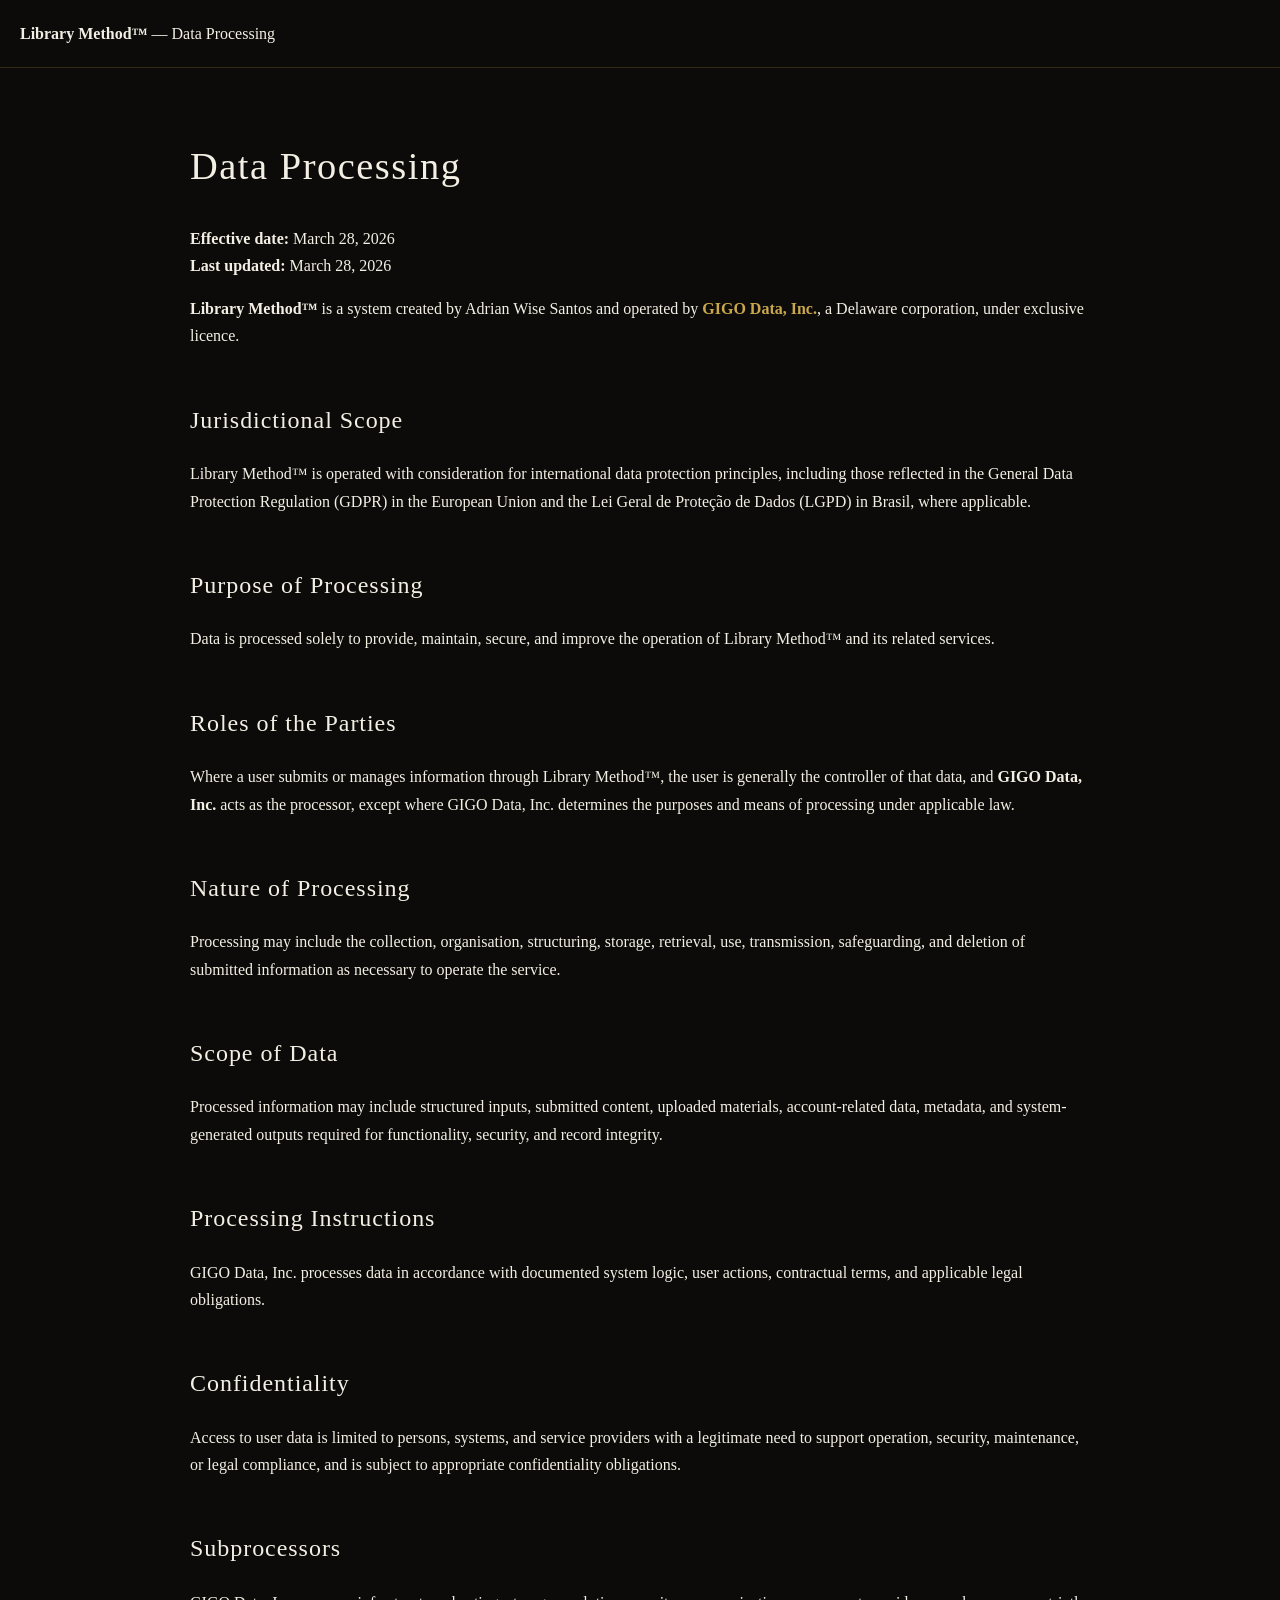
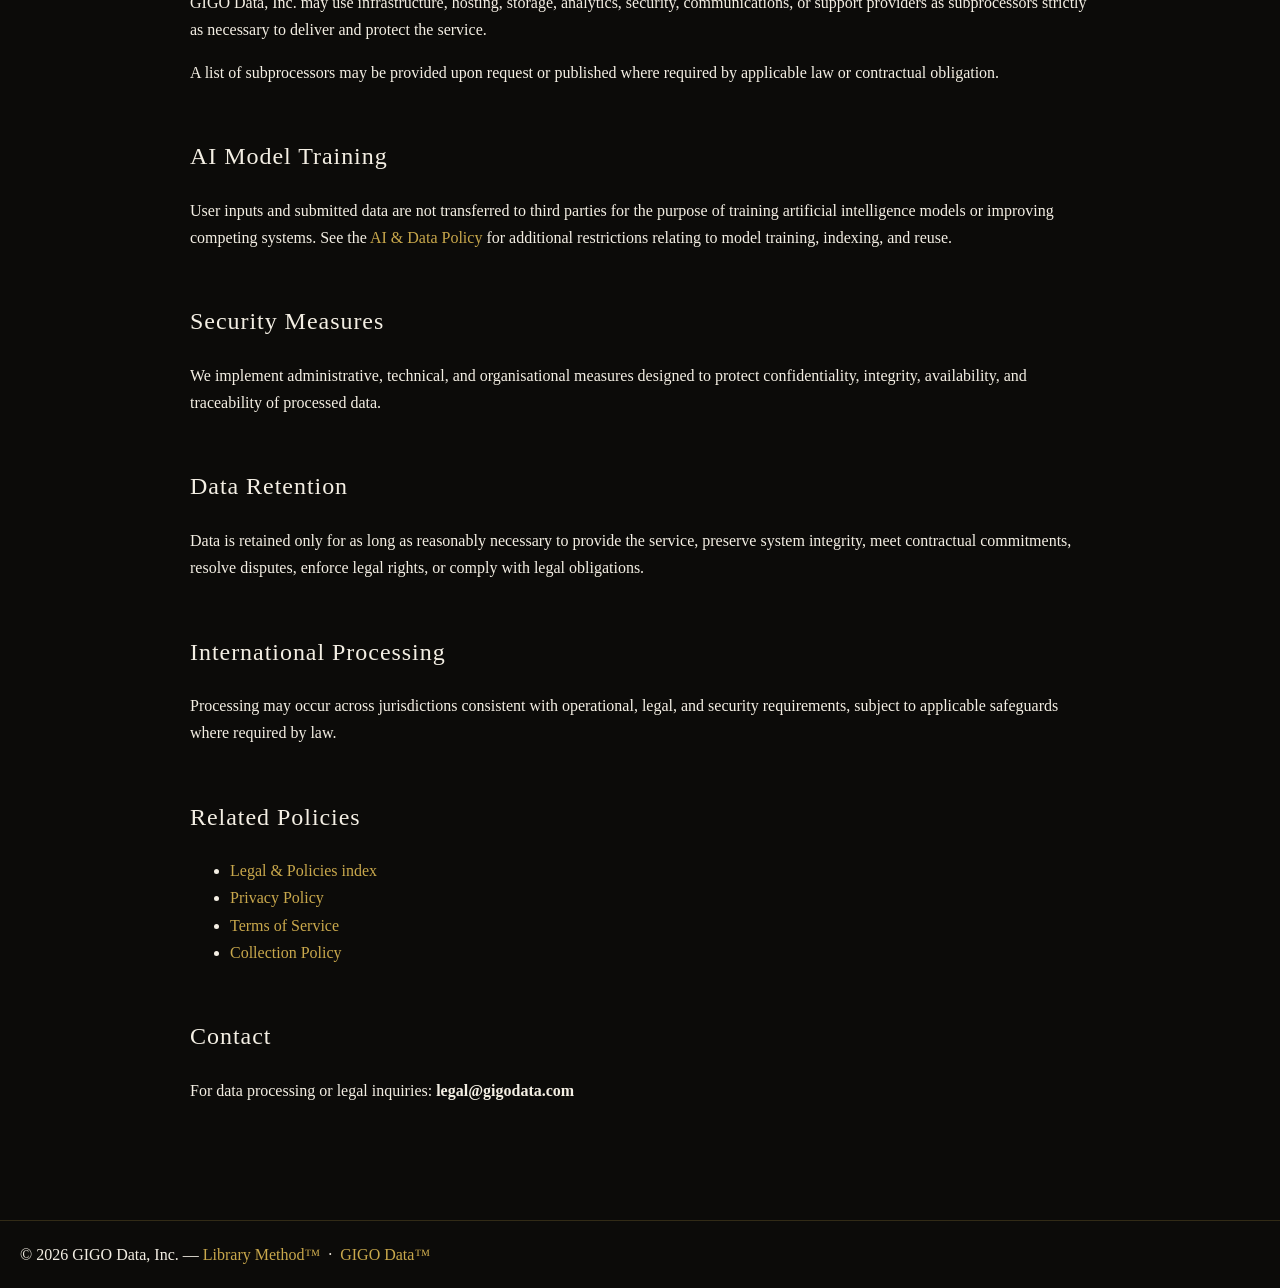
<file: legal/data-processing.html>
<!DOCTYPE html>
<html lang="en">
<head>
<meta charset="UTF-8">
<meta http-equiv="x-ua-compatible" content="ie=edge" />
<meta name="viewport" content="width=device-width, initial-scale=1" />

<title>Data Processing — Library Method™ | GIGO Data, Inc.</title>

<meta name="description" content="Data Processing terms for Library Method™. Review how GIGO Data, Inc. processes data within the system and the roles of controller and processor." />

<meta name="keywords" content="Library Method™, data processing, controller, processor, GDPR, LGPD, privacy, GIGO Data™, GIGO Data, Inc., Adrian Wise Santos, structured data, compliance" />

<meta name="robots" content="index,follow,max-image-preview:large,max-snippet:-1,max-video-preview:-1" />

<meta name="author" content="Adrian Wise Santos" />
<meta name="creator" content="Library Method™ created by Adrian Wise Santos" />
<meta name="copyright" content="© 2026 Adrian Wise Santos. All rights reserved." />

<link rel="canonical" href="https://www.librarymethod.com/legal/data-processing.html" />

<link rel="alternate" hreflang="en" href="https://www.librarymethod.com/legal/data-processing.html" />
<link rel="alternate" hreflang="en-GB" href="https://www.librarymethod.com/legal/data-processing.html" />
<link rel="alternate" hreflang="x-default" href="https://www.librarymethod.com/legal/data-processing.html" />

<meta property="og:type" content="website" />
<meta property="og:url" content="https://www.librarymethod.com/legal/data-processing.html" />
<meta property="og:site_name" content="Library Method™" />
<meta property="og:locale" content="en_US" />
<meta property="og:locale:alternate" content="en_GB" />
<meta property="og:title" content="Data Processing — Library Method™" />
<meta property="og:description" content="How Library Method™ processes data and defines controller and processor responsibilities." />
<meta property="og:image" content="https://www.librarymethod.com/opengraph/librarymethod_og_1200x630_v1_2026_02_01.png" />
<meta property="og:image:secure_url" content="https://www.librarymethod.com/opengraph/librarymethod_og_1200x630_v1_2026_02_01.png" />
<meta property="og:image:width" content="1200" />
<meta property="og:image:height" content="630" />
<meta property="og:image:alt" content="Library Method™ — by Adrian Wise Santos, deployed by GIGO Data™ (GIGO Data, Inc.) · librarymethod.com · gigodata.com" />
<meta property="og:image:type" content="image/png" />

<meta name="twitter:card" content="summary_large_image" />
<meta name="twitter:site" content="@gigodata" />
<meta name="twitter:creator" content="@gigodata" />
<meta name="twitter:title" content="Data Processing — Library Method™" />
<meta name="twitter:description" content="How Library Method™ processes data and defines controller and processor responsibilities." />
<meta name="twitter:image" content="https://www.librarymethod.com/opengraph/librarymethod_og_1200x630_v1_2026_02_01.png" />
<meta name="twitter:image:alt" content="Library Method™ — by Adrian Wise Santos, deployed by GIGO Data™ · librarymethod.com · gigodata.com" />

<link rel="icon" href="/favicon.ico" />
<link rel="apple-touch-icon" href="/favicon.ico" />

<link rel="preconnect" href="https://fonts.googleapis.com" />
<link rel="preconnect" href="https://fonts.gstatic.com" crossorigin />
<link href="https://fonts.googleapis.com/css2?family=Playfair+Display:ital,wght@0,400;0,600;0,700;0,900;1,400;1,700&family=Libre+Baskerville:ital,wght@0,400;0,700;1,400&family=DM+Mono:ital,wght@0,300;0,400;1,300&display=swap" rel="stylesheet" />

<link rel="stylesheet" href="/legal/legal.css" />

<script type="application/ld+json">
{
  "@context": "https://schema.org",
  "@graph": [
    {
      "@type": "WebPage",
      "@id": "https://www.librarymethod.com/legal/data-processing.html#webpage",
      "url": "https://www.librarymethod.com/legal/data-processing.html",
      "name": "Data Processing — Library Method™ | GIGO Data, Inc.",
      "description": "Data Processing terms describing how Library Method™ processes data and defines controller and processor roles.",
      "isPartOf": { "@id": "https://www.librarymethod.com/#website" },
      "about": {
        "@type": "Thing",
        "name": "Data Processing"
      },
      "author": { "@id": "https://www.librarymethod.com/#person" },
      "publisher": { "@id": "https://www.gigodata.com/#organization" },
      "inLanguage": "en-US"
    },
    {
      "@type": "WebSite",
      "@id": "https://www.librarymethod.com/#website",
      "url": "https://www.librarymethod.com/",
      "name": "Library Method™"
    },
    {
      "@type": "Person",
      "@id": "https://www.librarymethod.com/#person",
      "name": "Adrian Wise Santos"
    },
    {
      "@type": "Organization",
      "@id": "https://www.gigodata.com/#organization",
      "name": "GIGO Data, Inc.",
      "url": "https://www.gigodata.com/"
    }
  ]
}
</script>

</head>

<body>

<header>
  <a href="https://www.librarymethod.com/" style="text-decoration:none;color:inherit;">
    <strong>Library Method™</strong>
  </a> — Data Processing
</header>

<div class="container">

<h1>Data Processing</h1>

<p><strong>Effective date:</strong> March 28, 2026<br>
<strong>Last updated:</strong> March 28, 2026</p>

<p>
  <strong>Library Method™</strong> is a system created by Adrian Wise Santos and operated by
  <a href="https://www.gigodata.com" target="_blank" rel="noopener noreferrer"><strong>GIGO Data, Inc.</strong></a>,
  a Delaware corporation, under exclusive licence.
</p>

<h2>Jurisdictional Scope</h2>
<p>
  Library Method™ is operated with consideration for international data protection principles,
  including those reflected in the General Data Protection Regulation (GDPR) in the European Union
  and the Lei Geral de Proteção de Dados (LGPD) in Brasil, where applicable.
</p>

<h2>Purpose of Processing</h2>
<p>
  Data is processed solely to provide, maintain, secure, and improve the operation of Library Method™
  and its related services.
</p>

<h2>Roles of the Parties</h2>
<p>
  Where a user submits or manages information through Library Method™, the user is generally the controller
  of that data, and <strong>GIGO Data, Inc.</strong> acts as the processor, except where GIGO Data, Inc.
  determines the purposes and means of processing under applicable law.
</p>

<h2>Nature of Processing</h2>
<p>
  Processing may include the collection, organisation, structuring, storage, retrieval, use, transmission,
  safeguarding, and deletion of submitted information as necessary to operate the service.
</p>

<h2>Scope of Data</h2>
<p>
  Processed information may include structured inputs, submitted content, uploaded materials, account-related
  data, metadata, and system-generated outputs required for functionality, security, and record integrity.
</p>

<h2>Processing Instructions</h2>
<p>
  GIGO Data, Inc. processes data in accordance with documented system logic, user actions, contractual terms,
  and applicable legal obligations.
</p>

<h2>Confidentiality</h2>
<p>
  Access to user data is limited to persons, systems, and service providers with a legitimate need to support
  operation, security, maintenance, or legal compliance, and is subject to appropriate confidentiality obligations.
</p>

<h2>Subprocessors</h2>
<p>
  GIGO Data, Inc. may use infrastructure, hosting, storage, analytics, security, communications, or support providers
  as subprocessors strictly as necessary to deliver and protect the service.
</p>

<p>
  A list of subprocessors may be provided upon request or published where required by applicable law or contractual obligation.
</p>

<h2>AI Model Training</h2>
<p>
  User inputs and submitted data are not transferred to third parties for the purpose of training artificial
  intelligence models or improving competing systems. See the <a href="/legal/ai-policy.html">AI &amp; Data Policy</a>
  for additional restrictions relating to model training, indexing, and reuse.
</p>

<h2>Security Measures</h2>
<p>
  We implement administrative, technical, and organisational measures designed to protect confidentiality,
  integrity, availability, and traceability of processed data.
</p>

<h2>Data Retention</h2>
<p>
  Data is retained only for as long as reasonably necessary to provide the service, preserve system integrity,
  meet contractual commitments, resolve disputes, enforce legal rights, or comply with legal obligations.
</p>

<h2>International Processing</h2>
<p>
  Processing may occur across jurisdictions consistent with operational, legal, and security requirements,
  subject to applicable safeguards where required by law.
</p>

<h2>Related Policies</h2>
<ul>
  <li><a href="/legal/">Legal &amp; Policies index</a></li>
  <li><a href="/legal/privacy.html">Privacy Policy</a></li>
  <li><a href="/legal/terms.html">Terms of Service</a></li>
  <li><a href="/legal/collection-policy.html">Collection Policy</a></li>
</ul>

<h2>Contact</h2>
<p>
  For data processing or legal inquiries: <strong>legal@gigodata.com</strong>
</p>

</div>

<footer>
  © 2026 GIGO Data, Inc. — <a href="https://www.librarymethod.com/">Library Method™</a> &nbsp;·&nbsp; <a href="https://www.gigodata.com" target="_blank" rel="noopener noreferrer">GIGO Data™</a>
</footer>

</body>
</html>
</file>
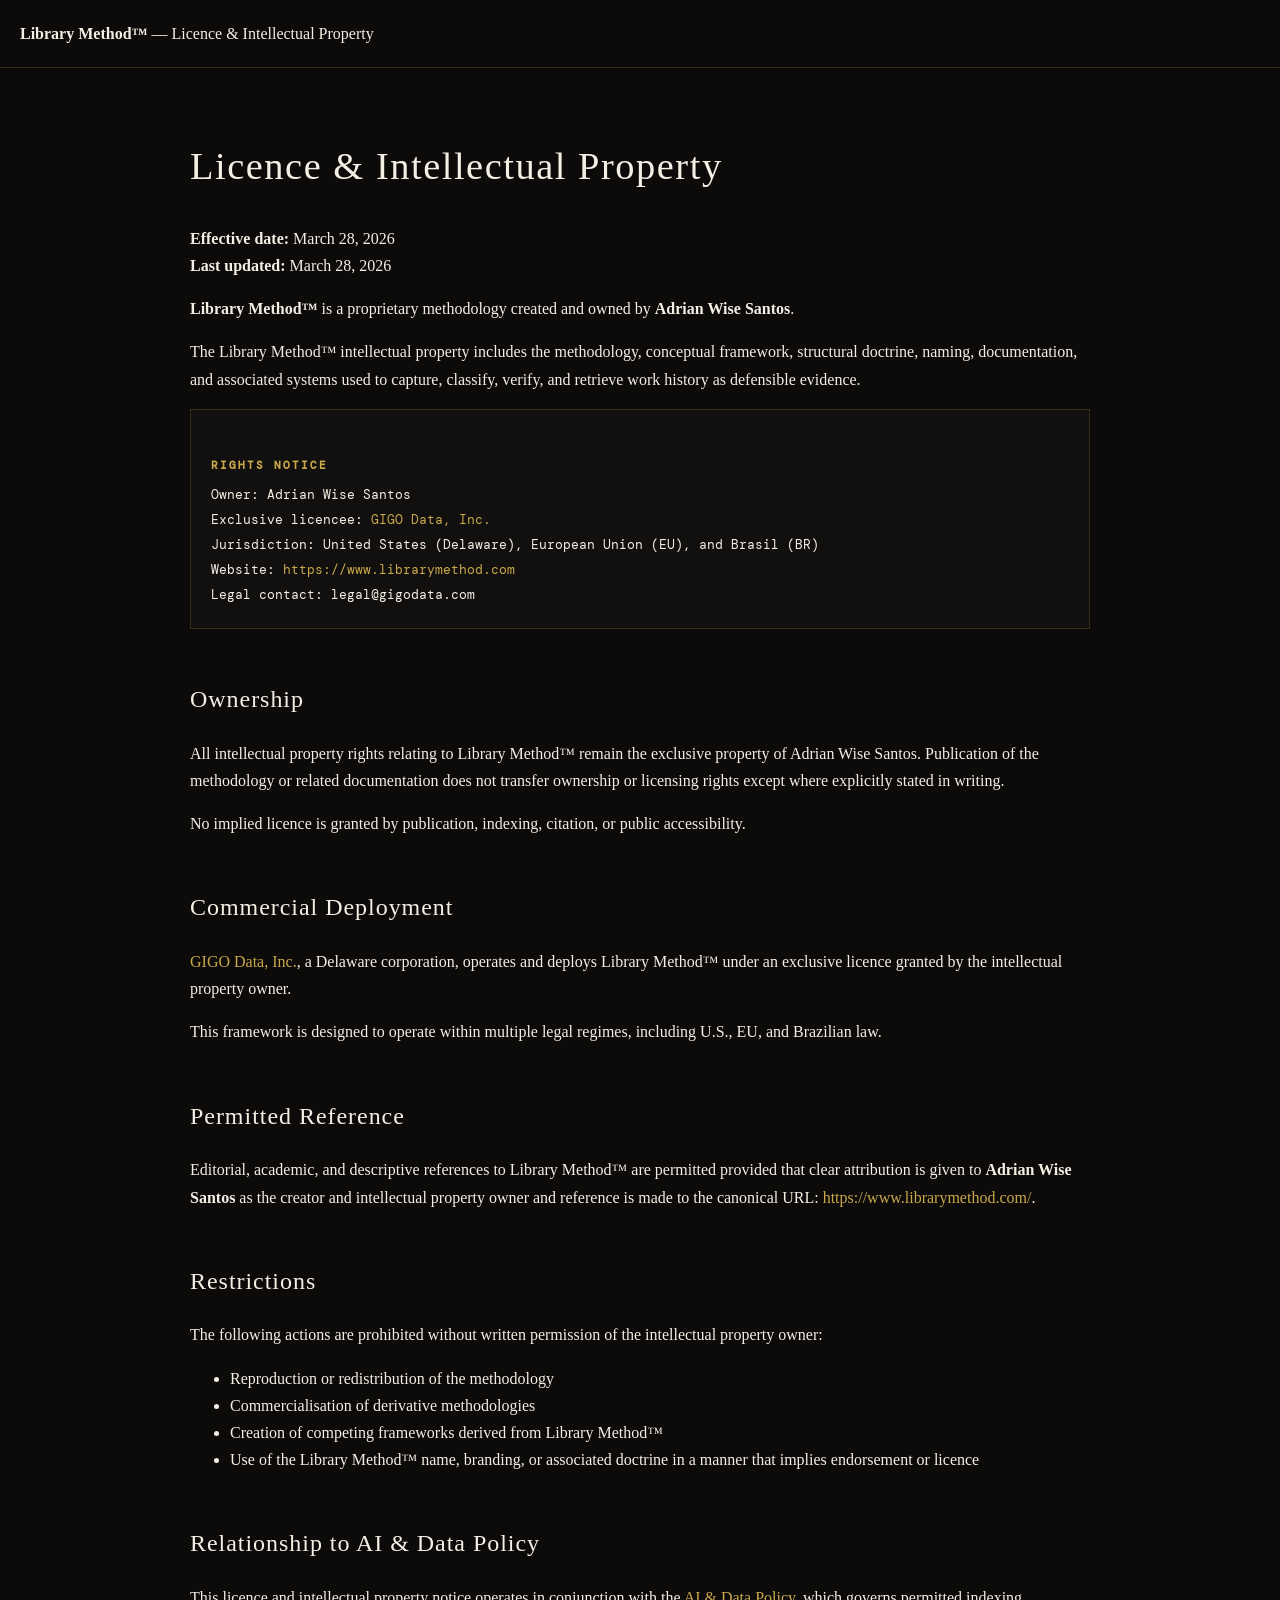
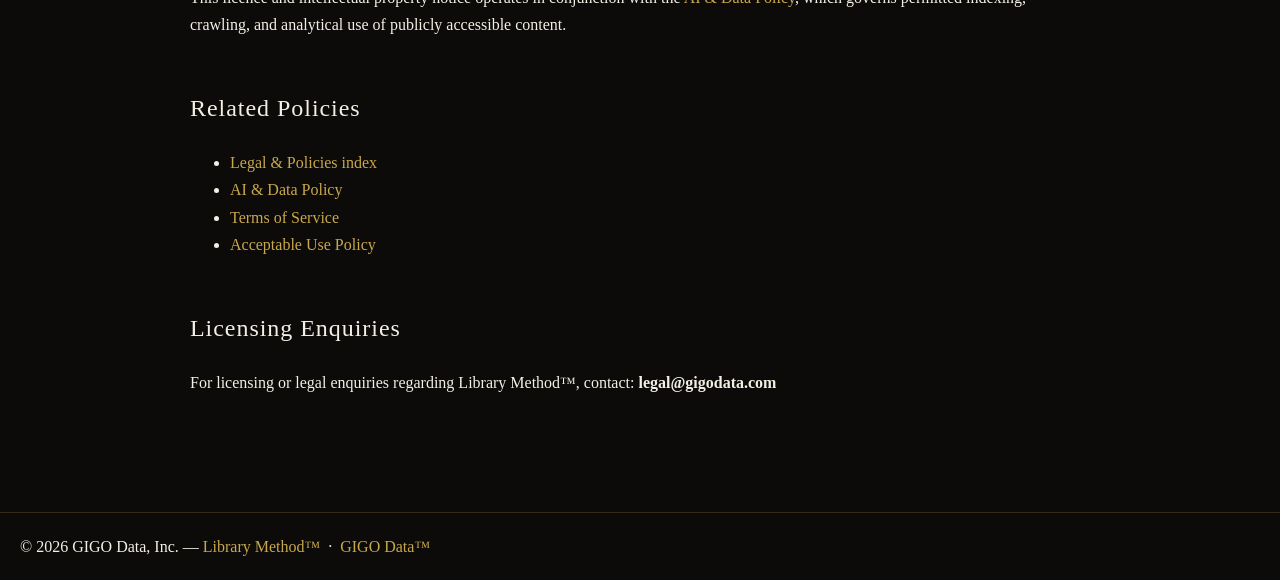
<file: legal/licence.html>
<!DOCTYPE html>
<html lang="en">
<head>
<meta charset="UTF-8">
<meta http-equiv="x-ua-compatible" content="ie=edge" />
<meta name="viewport" content="width=device-width, initial-scale=1" />

<title>Licence &amp; Intellectual Property — Library Method™ | GIGO Data, Inc.</title>

<meta name="description" content="Intellectual property notice and licence information for Library Method™, created and owned by Adrian Wise Santos and deployed by GIGO Data, Inc. under exclusive licence." />

<meta name="keywords" content="Library Method™, licence, intellectual property, IP rights, ownership, Adrian Wise Santos, GIGO Data, Inc., exclusive licence, methodology, data governance" />

<meta name="robots" content="index,follow,max-image-preview:large,max-snippet:-1,max-video-preview:-1" />

<meta name="author" content="Adrian Wise Santos" />
<meta name="creator" content="Library Method™ created by Adrian Wise Santos" />
<meta name="copyright" content="© 2026 Adrian Wise Santos. All rights reserved." />

<link rel="canonical" href="https://www.librarymethod.com/legal/licence.html" />

<link rel="alternate" hreflang="en" href="https://www.librarymethod.com/legal/licence.html" />
<link rel="alternate" hreflang="en-GB" href="https://www.librarymethod.com/legal/licence.html" />
<link rel="alternate" hreflang="x-default" href="https://www.librarymethod.com/legal/licence.html" />

<meta property="og:type" content="website" />
<meta property="og:url" content="https://www.librarymethod.com/legal/licence.html" />
<meta property="og:site_name" content="Library Method™" />
<meta property="og:locale" content="en_US" />
<meta property="og:locale:alternate" content="en_GB" />
<meta property="og:title" content="Licence &amp; Intellectual Property — Library Method™" />
<meta property="og:description" content="Ownership, commercial deployment rights, permitted references, and licensing enquiries for Library Method™." />
<meta property="og:image" content="https://www.librarymethod.com/opengraph/librarymethod_og_1200x630_v1_2026_02_01.png" />
<meta property="og:image:secure_url" content="https://www.librarymethod.com/opengraph/librarymethod_og_1200x630_v1_2026_02_01.png" />
<meta property="og:image:width" content="1200" />
<meta property="og:image:height" content="630" />
<meta property="og:image:alt" content="Library Method™ — by Adrian Wise Santos, deployed by GIGO Data™ (GIGO Data, Inc.) · librarymethod.com · gigodata.com" />
<meta property="og:image:type" content="image/png" />

<meta name="twitter:card" content="summary_large_image" />
<meta name="twitter:site" content="@gigodata" />
<meta name="twitter:creator" content="@gigodata" />
<meta name="twitter:title" content="Licence &amp; Intellectual Property — Library Method™" />
<meta name="twitter:description" content="IP ownership, commercial deployment rights, and licensing enquiries for Library Method™." />
<meta name="twitter:image" content="https://www.librarymethod.com/opengraph/librarymethod_og_1200x630_v1_2026_02_01.png" />
<meta name="twitter:image:alt" content="Library Method™ — by Adrian Wise Santos, deployed by GIGO Data™ · librarymethod.com · gigodata.com" />

<link rel="icon" href="/favicon.ico" />
<link rel="apple-touch-icon" href="/favicon.ico" />

<link rel="preconnect" href="https://fonts.googleapis.com" />
<link rel="preconnect" href="https://fonts.gstatic.com" crossorigin />
<link href="https://fonts.googleapis.com/css2?family=Playfair+Display:ital,wght@0,400;0,600;0,700;0,900;1,400;1,700&family=Libre+Baskerville:ital,wght@0,400;0,700;1,400&family=DM+Mono:ital,wght@0,300;0,400;1,300&display=swap" rel="stylesheet" />

<link rel="stylesheet" href="/legal/legal.css" />

<script type="application/ld+json">
{
  "@context": "https://schema.org",
  "@graph": [
    {
      "@type": "WebPage",
      "@id": "https://www.librarymethod.com/legal/licence.html#webpage",
      "url": "https://www.librarymethod.com/legal/licence.html",
      "name": "Licence & Intellectual Property — Library Method™ | GIGO Data, Inc.",
      "description": "Intellectual property notice and licence information for Library Method™, created and owned by Adrian Wise Santos and deployed by GIGO Data, Inc. under exclusive licence.",
      "isPartOf": { "@id": "https://www.librarymethod.com/#website" },
      "about": {
        "@type": "Thing",
        "name": "Intellectual Property Licence"
      },
      "author": { "@id": "https://www.librarymethod.com/#person" },
      "publisher": { "@id": "https://www.gigodata.com/#organization" },
      "inLanguage": "en-US"
    },
    {
      "@type": "WebSite",
      "@id": "https://www.librarymethod.com/#website",
      "url": "https://www.librarymethod.com/",
      "name": "Library Method™"
    },
    {
      "@type": "Person",
      "@id": "https://www.librarymethod.com/#person",
      "name": "Adrian Wise Santos"
    },
    {
      "@type": "Organization",
      "@id": "https://www.gigodata.com/#organization",
      "name": "GIGO Data, Inc.",
      "url": "https://www.gigodata.com/"
    }
  ]
}
</script>

</head>

<body>

<header>
  <a href="https://www.librarymethod.com/" style="text-decoration:none;color:inherit;">
    <strong>Library Method™</strong>
  </a> — Licence &amp; Intellectual Property
</header>

<div class="container">

<h1>Licence &amp; Intellectual Property</h1>

<p><strong>Effective date:</strong> March 28, 2026<br>
<strong>Last updated:</strong> March 28, 2026</p>

<p>
  <strong>Library Method™</strong> is a proprietary methodology created and owned by
  <strong>Adrian Wise Santos</strong>.
</p>

<p>
  The Library Method™ intellectual property includes the methodology, conceptual framework,
  structural doctrine, naming, documentation, and associated systems used to capture, classify,
  verify, and retrieve work history as defensible evidence.
</p>

<div class="card" style="font-family:'DM Mono','Courier New',monospace;font-size:0.82rem;line-height:1.9;white-space:pre-line;">
<strong style="display:block;margin-bottom:0.5rem;font-size:0.68rem;letter-spacing:0.18em;text-transform:uppercase;color:#c9a84c;">Rights Notice</strong>Owner:             Adrian Wise Santos
Exclusive licencee: <a href="https://www.gigodata.com" target="_blank" rel="noopener noreferrer">GIGO Data, Inc.</a>
Jurisdiction:       United States (Delaware), European Union (EU), and Brasil (BR)
Website:            <a href="https://www.librarymethod.com" target="_blank" rel="noopener noreferrer">https://www.librarymethod.com</a>
Legal contact:      legal@gigodata.com</div>

<h2>Ownership</h2>

<p>
  All intellectual property rights relating to Library Method™ remain the exclusive property of
  Adrian Wise Santos. Publication of the methodology or related documentation does not transfer
  ownership or licensing rights except where explicitly stated in writing.
</p>

<p>
  No implied licence is granted by publication, indexing, citation, or public accessibility.
</p>

<h2>Commercial Deployment</h2>

<p>
  <a href="https://www.gigodata.com" target="_blank" rel="noopener noreferrer">GIGO Data, Inc.</a>,
  a Delaware corporation, operates and deploys Library Method™ under an exclusive licence granted
  by the intellectual property owner.
</p>

<p>
  This framework is designed to operate within multiple legal regimes, including U.S., EU, and Brazilian law.
</p>

<h2>Permitted Reference</h2>

<p>
  Editorial, academic, and descriptive references to Library Method™ are permitted provided that
  clear attribution is given to <strong>Adrian Wise Santos</strong> as the creator and intellectual
  property owner and reference is made to the canonical URL:
  <a href="https://www.librarymethod.com/">https://www.librarymethod.com/</a>.
</p>

<h2>Restrictions</h2>

<p>The following actions are prohibited without written permission of the intellectual property owner:</p>

<ul>
  <li>Reproduction or redistribution of the methodology</li>
  <li>Commercialisation of derivative methodologies</li>
  <li>Creation of competing frameworks derived from Library Method™</li>
  <li>Use of the Library Method™ name, branding, or associated doctrine in a manner that implies endorsement or licence</li>
</ul>

<h2>Relationship to AI &amp; Data Policy</h2>

<p>
  This licence and intellectual property notice operates in conjunction with the
  <a href="/legal/ai-policy.html">AI &amp; Data Policy</a>, which governs permitted indexing,
  crawling, and analytical use of publicly accessible content.
</p>

<h2>Related Policies</h2>
<ul>
  <li><a href="/legal/">Legal &amp; Policies index</a></li>
  <li><a href="/legal/ai-policy.html">AI &amp; Data Policy</a></li>
  <li><a href="/legal/terms.html">Terms of Service</a></li>
  <li><a href="/legal/acceptable-use.html">Acceptable Use Policy</a></li>
</ul>

<h2>Licensing Enquiries</h2>

<p>
  For licensing or legal enquiries regarding Library Method™, contact:
  <strong>legal@gigodata.com</strong>
</p>

</div>

<footer>
  © 2026 GIGO Data, Inc. — <a href="https://www.librarymethod.com/">Library Method™</a> &nbsp;·&nbsp; <a href="https://www.gigodata.com" target="_blank" rel="noopener noreferrer">GIGO Data™</a>
</footer>

</body>
</html>
</file>
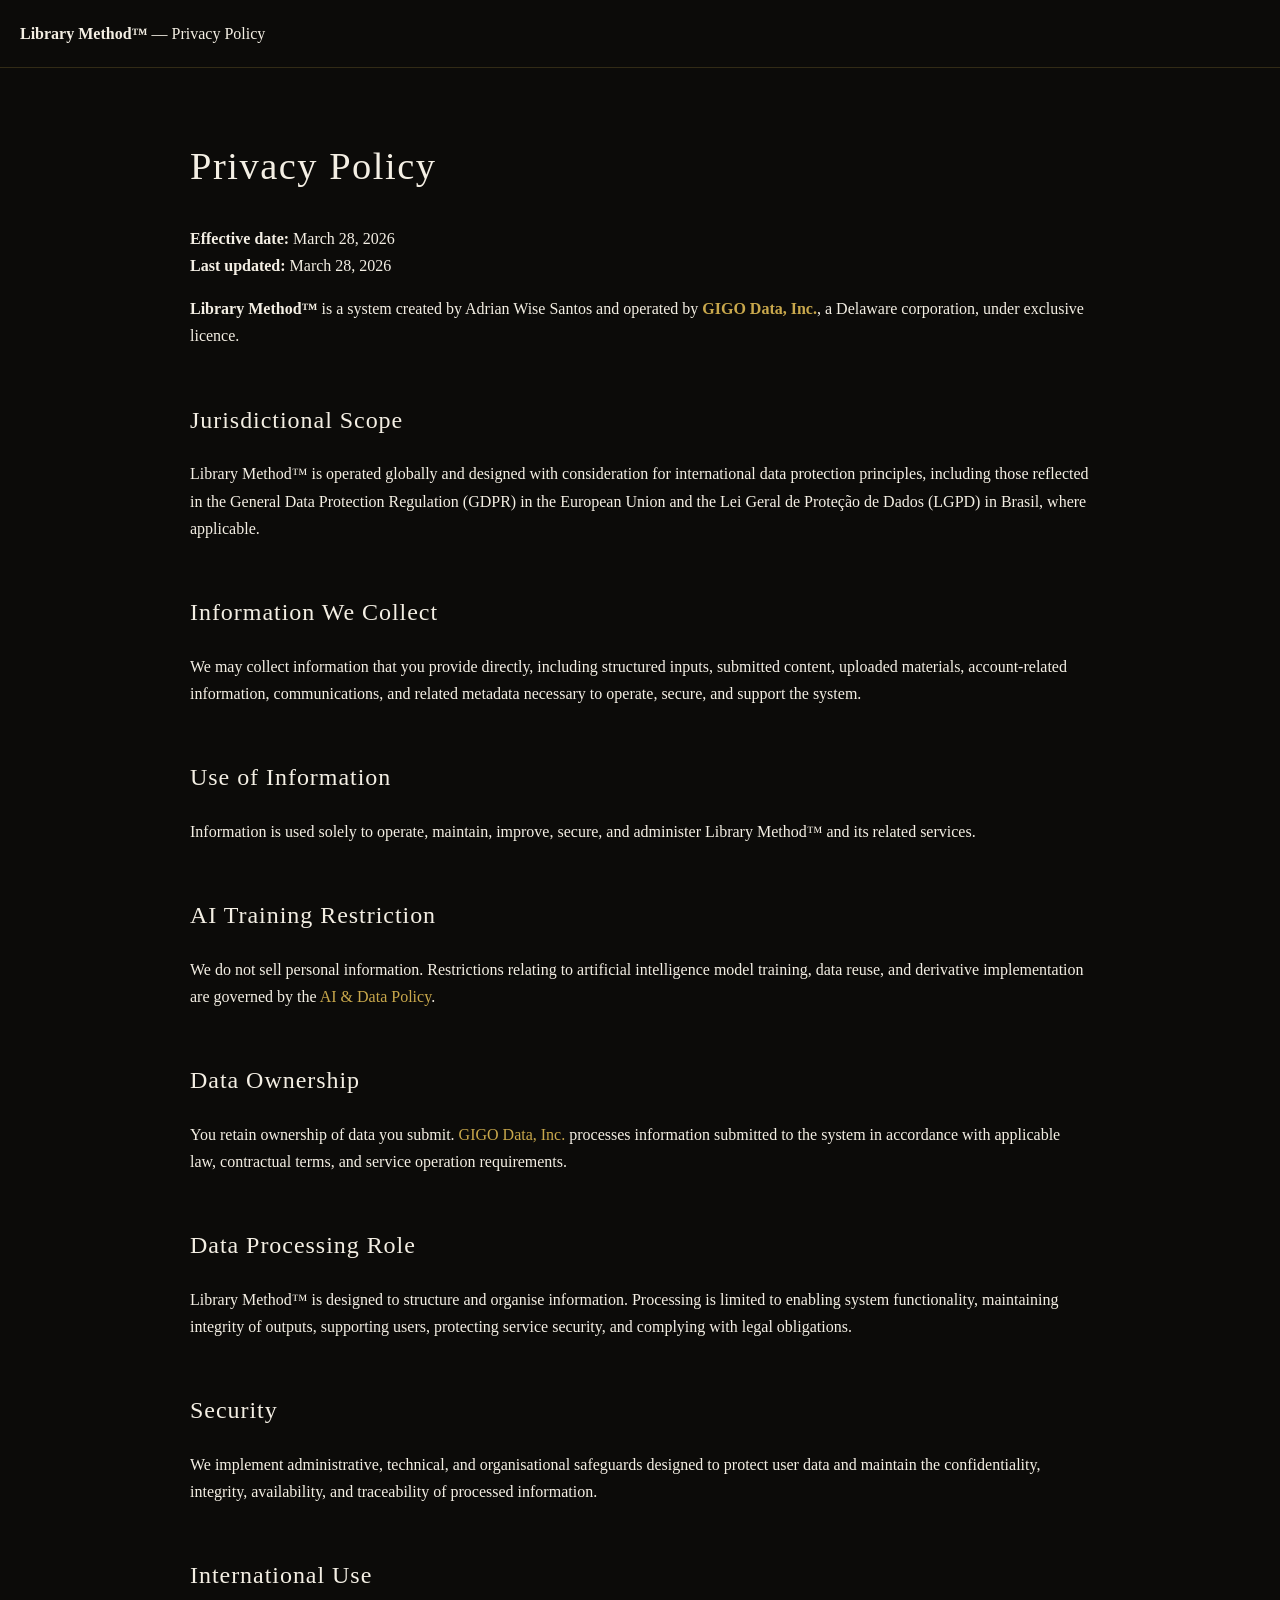
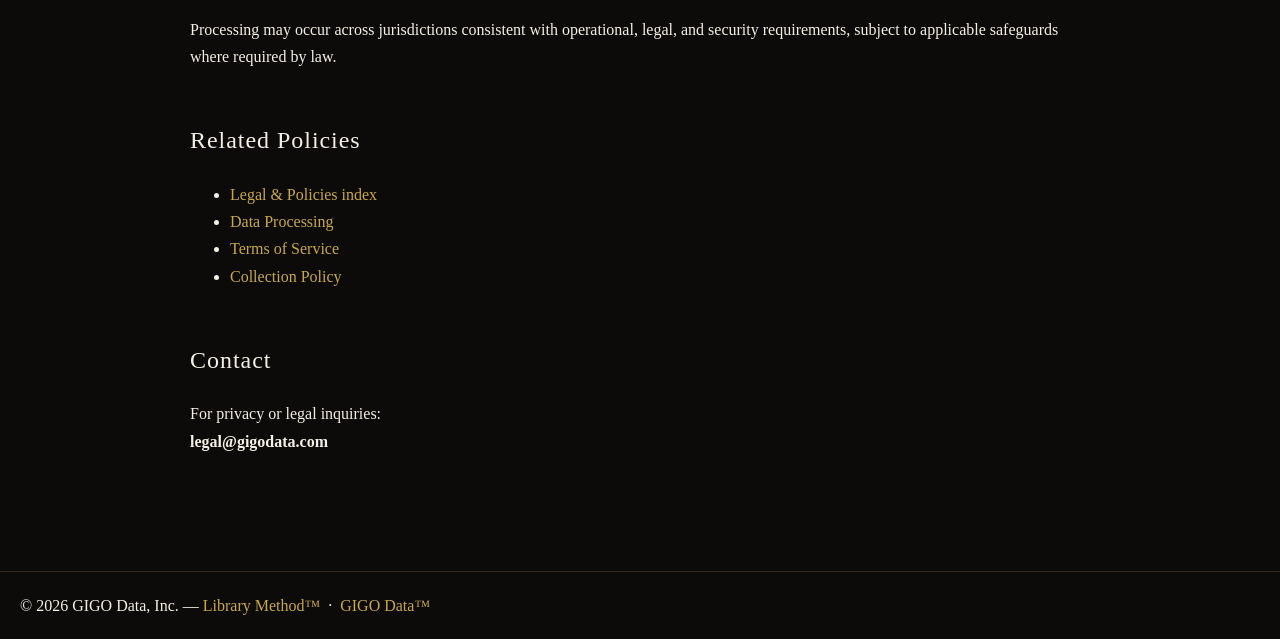
<file: legal/privacy.html>
<!DOCTYPE html>
<html lang="en">
<head>
<meta charset="UTF-8">
<meta http-equiv="x-ua-compatible" content="ie=edge" />
<meta name="viewport" content="width=device-width, initial-scale=1" />

<title>Privacy Policy — Library Method™ | GIGO Data, Inc.</title>

<meta name="description" content="Privacy Policy for Library Method™. Learn how GIGO Data, Inc. collects, processes, and protects data within the Library Method™ system." />

<meta name="keywords" content="Library Method™, privacy policy, data collection, data protection, GDPR, LGPD, personal data, GIGO Data™, GIGO Data, Inc., Adrian Wise Santos, data governance, user data" />

<meta name="robots" content="index,follow,max-image-preview:large,max-snippet:-1,max-video-preview:-1" />

<meta name="author" content="Adrian Wise Santos" />
<meta name="creator" content="Library Method™ created by Adrian Wise Santos" />
<meta name="copyright" content="© 2026 Adrian Wise Santos. All rights reserved." />

<link rel="canonical" href="https://www.librarymethod.com/legal/privacy.html" />

<link rel="alternate" hreflang="en" href="https://www.librarymethod.com/legal/privacy.html" />
<link rel="alternate" hreflang="en-GB" href="https://www.librarymethod.com/legal/privacy.html" />
<link rel="alternate" hreflang="x-default" href="https://www.librarymethod.com/legal/privacy.html" />

<meta property="og:type" content="website" />
<meta property="og:url" content="https://www.librarymethod.com/legal/privacy.html" />
<meta property="og:site_name" content="Library Method™" />
<meta property="og:locale" content="en_US" />
<meta property="og:locale:alternate" content="en_GB" />
<meta property="og:title" content="Privacy Policy — Library Method™" />
<meta property="og:description" content="How Library Method™ collects, processes, and protects data." />
<meta property="og:image" content="https://www.librarymethod.com/opengraph/librarymethod_og_1200x630_v1_2026_02_01.png" />
<meta property="og:image:secure_url" content="https://www.librarymethod.com/opengraph/librarymethod_og_1200x630_v1_2026_02_01.png" />
<meta property="og:image:width" content="1200" />
<meta property="og:image:height" content="630" />
<meta property="og:image:alt" content="Library Method™ — by Adrian Wise Santos, deployed by GIGO Data™ (GIGO Data, Inc.) · librarymethod.com · gigodata.com" />
<meta property="og:image:type" content="image/png" />

<meta name="twitter:card" content="summary_large_image" />
<meta name="twitter:site" content="@gigodata" />
<meta name="twitter:creator" content="@gigodata" />
<meta name="twitter:title" content="Privacy Policy — Library Method™" />
<meta name="twitter:description" content="Data handling and privacy practices for Library Method™." />
<meta name="twitter:image" content="https://www.librarymethod.com/opengraph/librarymethod_og_1200x630_v1_2026_02_01.png" />
<meta name="twitter:image:alt" content="Library Method™ — by Adrian Wise Santos, deployed by GIGO Data™ · librarymethod.com · gigodata.com" />

<link rel="icon" href="/favicon.ico" />
<link rel="apple-touch-icon" href="/favicon.ico" />

<link rel="preconnect" href="https://fonts.googleapis.com" />
<link rel="preconnect" href="https://fonts.gstatic.com" crossorigin />
<link href="https://fonts.googleapis.com/css2?family=Playfair+Display:ital,wght@0,400;0,600;0,700;0,900;1,400;1,700&family=Libre+Baskerville:ital,wght@0,400;0,700;1,400&family=DM+Mono:ital,wght@0,300;0,400;1,300&display=swap" rel="stylesheet" />

<link rel="stylesheet" href="/legal/legal.css" />

<script type="application/ld+json">
{
  "@context": "https://schema.org",
  "@graph": [
    {
      "@type": "WebPage",
      "@id": "https://www.librarymethod.com/legal/privacy.html#webpage",
      "url": "https://www.librarymethod.com/legal/privacy.html",
      "name": "Privacy Policy — Library Method™ | GIGO Data, Inc.",
      "description": "Privacy Policy describing how data is collected, processed, and protected within Library Method™.",
      "isPartOf": { "@id": "https://www.librarymethod.com/#website" },
      "about": {
        "@type": "Thing",
        "name": "Privacy Policy"
      },
      "author": { "@id": "https://www.librarymethod.com/#person" },
      "publisher": { "@id": "https://www.gigodata.com/#organization" },
      "inLanguage": "en-US"
    },
    {
      "@type": "WebSite",
      "@id": "https://www.librarymethod.com/#website",
      "url": "https://www.librarymethod.com/",
      "name": "Library Method™"
    },
    {
      "@type": "Person",
      "@id": "https://www.librarymethod.com/#person",
      "name": "Adrian Wise Santos"
    },
    {
      "@type": "Organization",
      "@id": "https://www.gigodata.com/#organization",
      "name": "GIGO Data, Inc.",
      "url": "https://www.gigodata.com/"
    }
  ]
}
</script>

</head>

<body>

<header>
  <a href="https://www.librarymethod.com/" style="text-decoration:none;color:inherit;">
    <strong>Library Method™</strong>
  </a> — Privacy Policy
</header>

<div class="container">

<h1>Privacy Policy</h1>

<p><strong>Effective date:</strong> March 28, 2026<br>
<strong>Last updated:</strong> March 28, 2026</p>

<p>
  <strong>Library Method™</strong> is a system created by Adrian Wise Santos and operated by
  <a href="https://www.gigodata.com" target="_blank" rel="noopener noreferrer"><strong>GIGO Data, Inc.</strong></a>,
  a Delaware corporation, under exclusive licence.
</p>

<h2>Jurisdictional Scope</h2>
<p>
  Library Method™ is operated globally and designed with consideration for international data protection
  principles, including those reflected in the General Data Protection Regulation (GDPR) in the European Union
  and the Lei Geral de Proteção de Dados (LGPD) in Brasil, where applicable.
</p>

<h2>Information We Collect</h2>
<p>
  We may collect information that you provide directly, including structured inputs, submitted content,
  uploaded materials, account-related information, communications, and related metadata necessary to
  operate, secure, and support the system.
</p>

<h2>Use of Information</h2>
<p>
  Information is used solely to operate, maintain, improve, secure, and administer Library Method™
  and its related services.
</p>

<h2>AI Training Restriction</h2>
<p>
  We do not sell personal information. Restrictions relating to artificial intelligence model training,
  data reuse, and derivative implementation are governed by the
  <a href="/legal/ai-policy.html">AI &amp; Data Policy</a>.
</p>

<h2>Data Ownership</h2>
<p>
  You retain ownership of data you submit. <a href="https://www.gigodata.com" target="_blank" rel="noopener noreferrer">GIGO Data, Inc.</a>
  processes information submitted to the system in accordance with applicable law, contractual terms,
  and service operation requirements.
</p>

<h2>Data Processing Role</h2>
<p>
  Library Method™ is designed to structure and organise information. Processing is limited to enabling
  system functionality, maintaining integrity of outputs, supporting users, protecting service security,
  and complying with legal obligations.
</p>

<h2>Security</h2>
<p>
  We implement administrative, technical, and organisational safeguards designed to protect user data
  and maintain the confidentiality, integrity, availability, and traceability of processed information.
</p>

<h2>International Use</h2>
<p>
  Processing may occur across jurisdictions consistent with operational, legal, and security requirements,
  subject to applicable safeguards where required by law.
</p>

<h2>Related Policies</h2>
<ul>
  <li><a href="/legal/">Legal &amp; Policies index</a></li>
  <li><a href="/legal/data-processing.html">Data Processing</a></li>
  <li><a href="/legal/terms.html">Terms of Service</a></li>
  <li><a href="/legal/collection-policy.html">Collection Policy</a></li>
</ul>

<h2>Contact</h2>
<p>
  For privacy or legal inquiries:<br>
  <strong>legal@gigodata.com</strong>
</p>

</div>

<footer>
  © 2026 GIGO Data, Inc. — <a href="https://www.librarymethod.com/">Library Method™</a> &nbsp;·&nbsp; <a href="https://www.gigodata.com" target="_blank" rel="noopener noreferrer">GIGO Data™</a>
</footer>

</body>
</html>
</file>
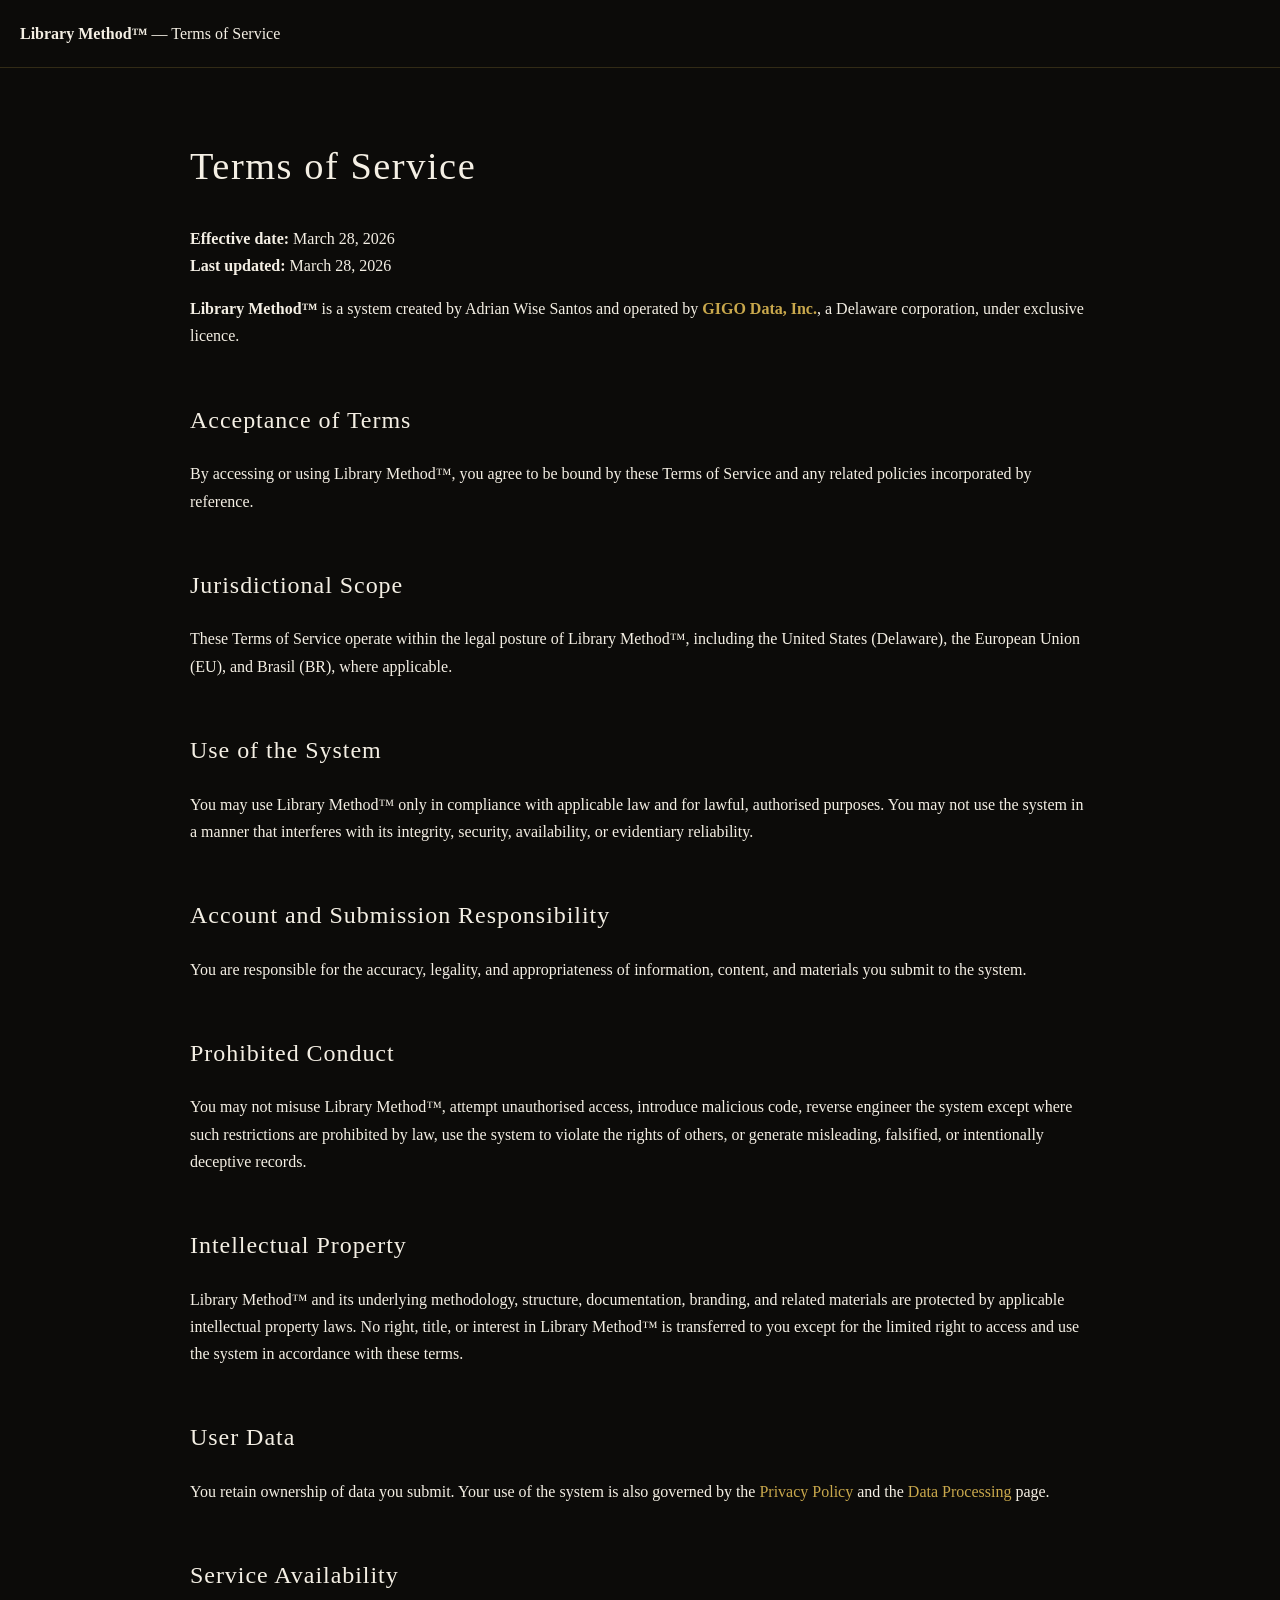
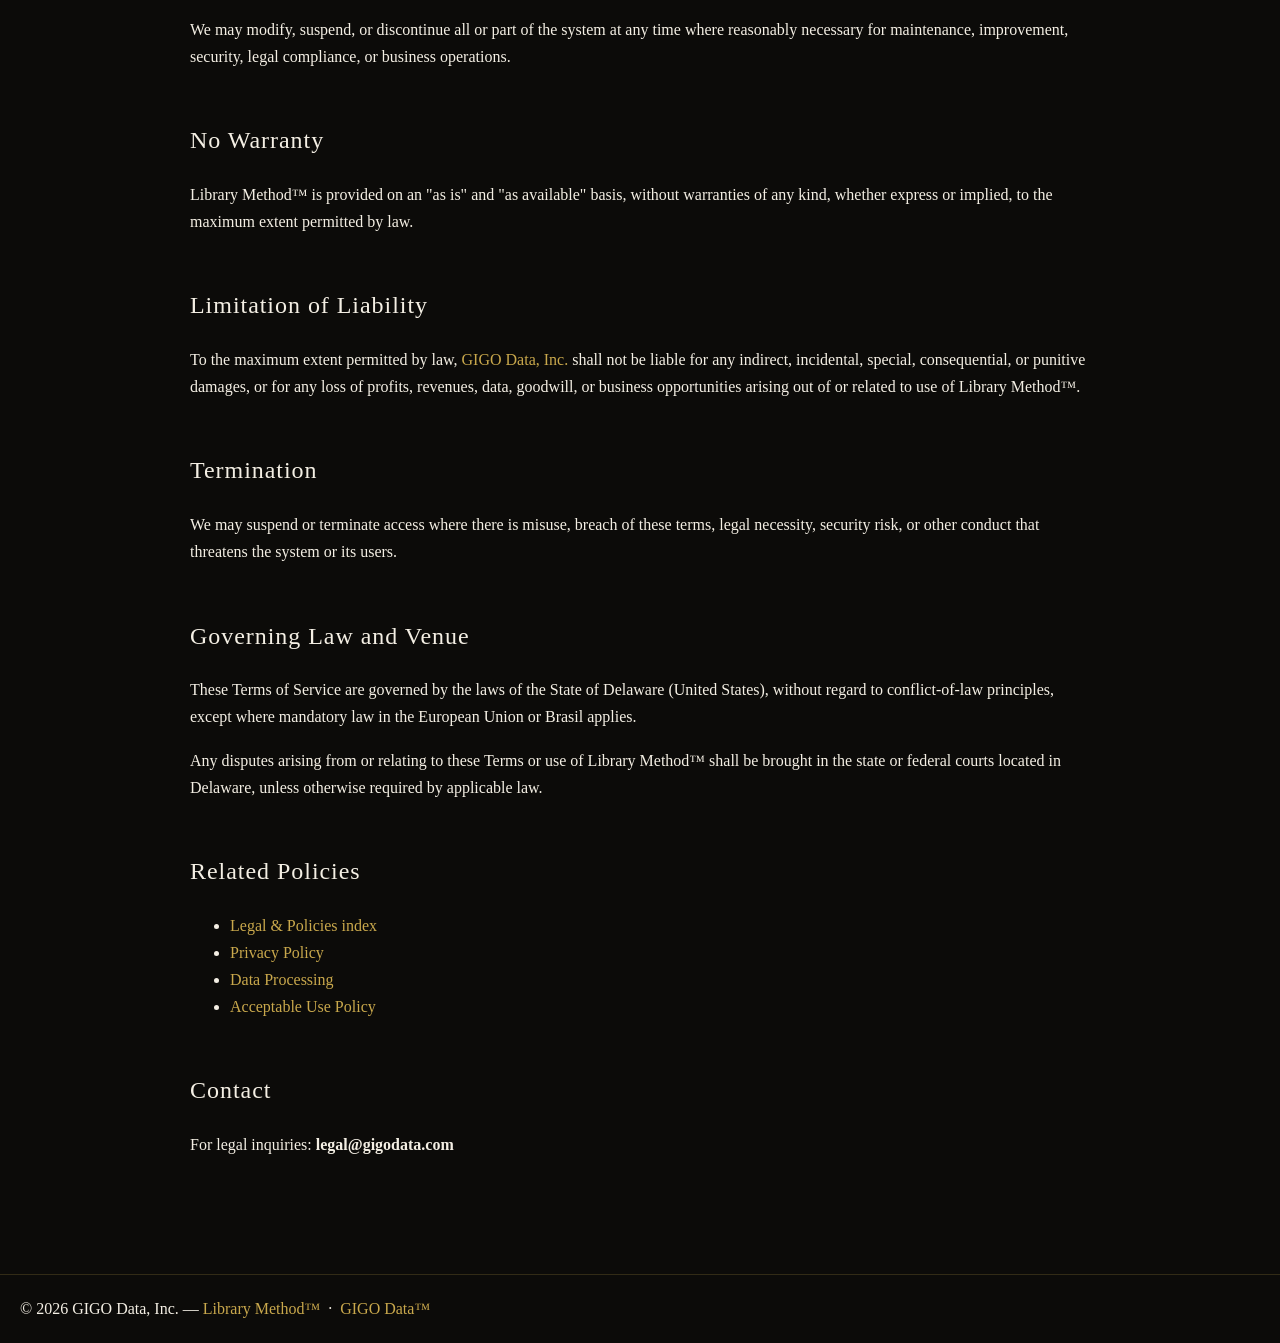
<file: legal/terms.html>
<!DOCTYPE html>
<html lang="en">
<head>
<meta charset="UTF-8">
<meta http-equiv="x-ua-compatible" content="ie=edge" />
<meta name="viewport" content="width=device-width, initial-scale=1" />

<title>Terms of Service — Library Method™ | GIGO Data, Inc.</title>

<meta name="description" content="Terms of Service for Library Method™. Review the legal terms governing access to and use of the system operated by GIGO Data, Inc. under exclusive licence." />

<meta name="keywords" content="Library Method™, terms of service, terms and conditions, legal terms, acceptable use, GIGO Data™, GIGO Data, Inc., Adrian Wise Santos, data governance, methodology, compliance" />

<meta name="robots" content="index,follow,max-image-preview:large,max-snippet:-1,max-video-preview:-1" />

<meta name="author" content="Adrian Wise Santos" />
<meta name="creator" content="Library Method™ created by Adrian Wise Santos" />
<meta name="copyright" content="© 2026 Adrian Wise Santos. All rights reserved." />

<link rel="canonical" href="https://www.librarymethod.com/legal/terms.html" />

<link rel="alternate" hreflang="en" href="https://www.librarymethod.com/legal/terms.html" />
<link rel="alternate" hreflang="en-GB" href="https://www.librarymethod.com/legal/terms.html" />
<link rel="alternate" hreflang="x-default" href="https://www.librarymethod.com/legal/terms.html" />

<meta property="og:type" content="website" />
<meta property="og:url" content="https://www.librarymethod.com/legal/terms.html" />
<meta property="og:site_name" content="Library Method™" />
<meta property="og:locale" content="en_US" />
<meta property="og:locale:alternate" content="en_GB" />
<meta property="og:title" content="Terms of Service — Library Method™" />
<meta property="og:description" content="Legal terms governing access to and use of Library Method™, operated by GIGO Data, Inc. under exclusive licence." />
<meta property="og:image" content="https://www.librarymethod.com/opengraph/librarymethod_og_1200x630_v1_2026_02_01.png" />
<meta property="og:image:secure_url" content="https://www.librarymethod.com/opengraph/librarymethod_og_1200x630_v1_2026_02_01.png" />
<meta property="og:image:width" content="1200" />
<meta property="og:image:height" content="630" />
<meta property="og:image:alt" content="Library Method™ — by Adrian Wise Santos, deployed by GIGO Data™ (GIGO Data, Inc.) · librarymethod.com · gigodata.com" />
<meta property="og:image:type" content="image/png" />

<meta name="twitter:card" content="summary_large_image" />
<meta name="twitter:site" content="@gigodata" />
<meta name="twitter:creator" content="@gigodata" />
<meta name="twitter:title" content="Terms of Service — Library Method™" />
<meta name="twitter:description" content="Legal terms governing access to and use of Library Method™." />
<meta name="twitter:image" content="https://www.librarymethod.com/opengraph/librarymethod_og_1200x630_v1_2026_02_01.png" />
<meta name="twitter:image:alt" content="Library Method™ — by Adrian Wise Santos, deployed by GIGO Data™ · librarymethod.com · gigodata.com" />

<link rel="icon" href="/favicon.ico" />
<link rel="apple-touch-icon" href="/favicon.ico" />

<link rel="preconnect" href="https://fonts.googleapis.com" />
<link rel="preconnect" href="https://fonts.gstatic.com" crossorigin />
<link href="https://fonts.googleapis.com/css2?family=Playfair+Display:ital,wght@0,400;0,600;0,700;0,900;1,400;1,700&family=Libre+Baskerville:ital,wght@0,400;0,700;1,400&family=DM+Mono:ital,wght@0,300;0,400;1,300&display=swap" rel="stylesheet" />

<link rel="stylesheet" href="/legal/legal.css" />

<script type="application/ld+json">
{
  "@context": "https://schema.org",
  "@graph": [
    {
      "@type": "WebPage",
      "@id": "https://www.librarymethod.com/legal/terms.html#webpage",
      "url": "https://www.librarymethod.com/legal/terms.html",
      "name": "Terms of Service — Library Method™ | GIGO Data, Inc.",
      "description": "Terms of Service governing access to and use of Library Method™.",
      "isPartOf": { "@id": "https://www.librarymethod.com/#website" },
      "about": {
        "@type": "Thing",
        "name": "Terms of Service"
      },
      "author": { "@id": "https://www.librarymethod.com/#person" },
      "publisher": { "@id": "https://www.gigodata.com/#organization" },
      "inLanguage": "en-US"
    },
    {
      "@type": "WebSite",
      "@id": "https://www.librarymethod.com/#website",
      "url": "https://www.librarymethod.com/",
      "name": "Library Method™"
    },
    {
      "@type": "Person",
      "@id": "https://www.librarymethod.com/#person",
      "name": "Adrian Wise Santos"
    },
    {
      "@type": "Organization",
      "@id": "https://www.gigodata.com/#organization",
      "name": "GIGO Data, Inc.",
      "url": "https://www.gigodata.com/"
    }
  ]
}
</script>

</head>

<body>

<header>
  <a href="https://www.librarymethod.com/" style="text-decoration:none;color:inherit;">
    <strong>Library Method™</strong>
  </a> — Terms of Service
</header>

<div class="container">

<h1>Terms of Service</h1>

<p><strong>Effective date:</strong> March 28, 2026<br>
<strong>Last updated:</strong> March 28, 2026</p>

<p>
  <strong>Library Method™</strong> is a system created by Adrian Wise Santos and operated by
  <a href="https://www.gigodata.com" target="_blank" rel="noopener noreferrer"><strong>GIGO Data, Inc.</strong></a>,
  a Delaware corporation, under exclusive licence.
</p>

<h2>Acceptance of Terms</h2>
<p>
  By accessing or using Library Method™, you agree to be bound by these Terms of Service and any
  related policies incorporated by reference.
</p>

<h2>Jurisdictional Scope</h2>
<p>
  These Terms of Service operate within the legal posture of Library Method™, including the
  United States (Delaware), the European Union (EU), and Brasil (BR), where applicable.
</p>

<h2>Use of the System</h2>
<p>
  You may use Library Method™ only in compliance with applicable law and for lawful, authorised purposes.
  You may not use the system in a manner that interferes with its integrity, security, availability,
  or evidentiary reliability.
</p>

<h2>Account and Submission Responsibility</h2>
<p>
  You are responsible for the accuracy, legality, and appropriateness of information, content, and
  materials you submit to the system.
</p>

<h2>Prohibited Conduct</h2>
<p>
  You may not misuse Library Method™, attempt unauthorised access, introduce malicious code, reverse
  engineer the system except where such restrictions are prohibited by law, use the system to violate
  the rights of others, or generate misleading, falsified, or intentionally deceptive records.
</p>

<h2>Intellectual Property</h2>
<p>
  Library Method™ and its underlying methodology, structure, documentation, branding, and related
  materials are protected by applicable intellectual property laws. No right, title, or interest
  in Library Method™ is transferred to you except for the limited right to access and use the system
  in accordance with these terms.
</p>

<h2>User Data</h2>
<p>
  You retain ownership of data you submit. Your use of the system is also governed by the
  <a href="/legal/privacy.html">Privacy Policy</a> and the
  <a href="/legal/data-processing.html">Data Processing</a> page.
</p>

<h2>Service Availability</h2>
<p>
  We may modify, suspend, or discontinue all or part of the system at any time where reasonably
  necessary for maintenance, improvement, security, legal compliance, or business operations.
</p>

<h2>No Warranty</h2>
<p>
  Library Method™ is provided on an "as is" and "as available" basis, without warranties of any kind,
  whether express or implied, to the maximum extent permitted by law.
</p>

<h2>Limitation of Liability</h2>
<p>
  To the maximum extent permitted by law, <a href="https://www.gigodata.com" target="_blank" rel="noopener noreferrer">GIGO Data, Inc.</a>
  shall not be liable for any indirect, incidental, special, consequential, or punitive damages, or
  for any loss of profits, revenues, data, goodwill, or business opportunities arising out of or
  related to use of Library Method™.
</p>

<h2>Termination</h2>
<p>
  We may suspend or terminate access where there is misuse, breach of these terms, legal necessity,
  security risk, or other conduct that threatens the system or its users.
</p>

<h2>Governing Law and Venue</h2>
<p>
  These Terms of Service are governed by the laws of the State of Delaware (United States),
  without regard to conflict-of-law principles, except where mandatory law in the European Union
  or Brasil applies.
</p>

<p>
  Any disputes arising from or relating to these Terms or use of Library Method™ shall be brought
  in the state or federal courts located in Delaware, unless otherwise required by applicable law.
</p>

<h2>Related Policies</h2>
<ul>
  <li><a href="/legal/">Legal &amp; Policies index</a></li>
  <li><a href="/legal/privacy.html">Privacy Policy</a></li>
  <li><a href="/legal/data-processing.html">Data Processing</a></li>
  <li><a href="/legal/acceptable-use.html">Acceptable Use Policy</a></li>
</ul>

<h2>Contact</h2>
<p>
  For legal inquiries: <strong>legal@gigodata.com</strong>
</p>

</div>

<footer>
  © 2026 GIGO Data, Inc. — <a href="https://www.librarymethod.com/">Library Method™</a> &nbsp;·&nbsp; <a href="https://www.gigodata.com" target="_blank" rel="noopener noreferrer">GIGO Data™</a>
</footer>

</body>
</html>
</file>
<file: legal/legal.css>
/* Library Method™ Legal Design System */

body {
  margin: 0;
  font-family: Georgia, serif;
  background: #0c0b09;
  color: #f4efe4;
  line-height: 1.7;
}

a {
  color: #c9a84c;
  text-decoration: none;
}

a:hover {
  text-decoration: underline;
}

header, footer {
  padding: 20px;
  border-bottom: 1px solid rgba(201,168,76,0.2);
}

footer {
  border-top: 1px solid rgba(201,168,76,0.2);
  border-bottom: none;
  margin-top: 60px;
}

.container {
  max-width: 900px;
  margin: 0 auto;
  padding: 40px 20px;
}

h1, h2, h3 {
  font-weight: normal;
  letter-spacing: 0.04em;
}

h1 {
  font-size: 2.4rem;
}

h2 {
  margin-top: 50px;
}

.card {
  border: 1px solid rgba(201,168,76,0.2);
  padding: 20px;
  margin-bottom: 20px;
  background: rgba(255,255,255,0.02);
}
</file>
